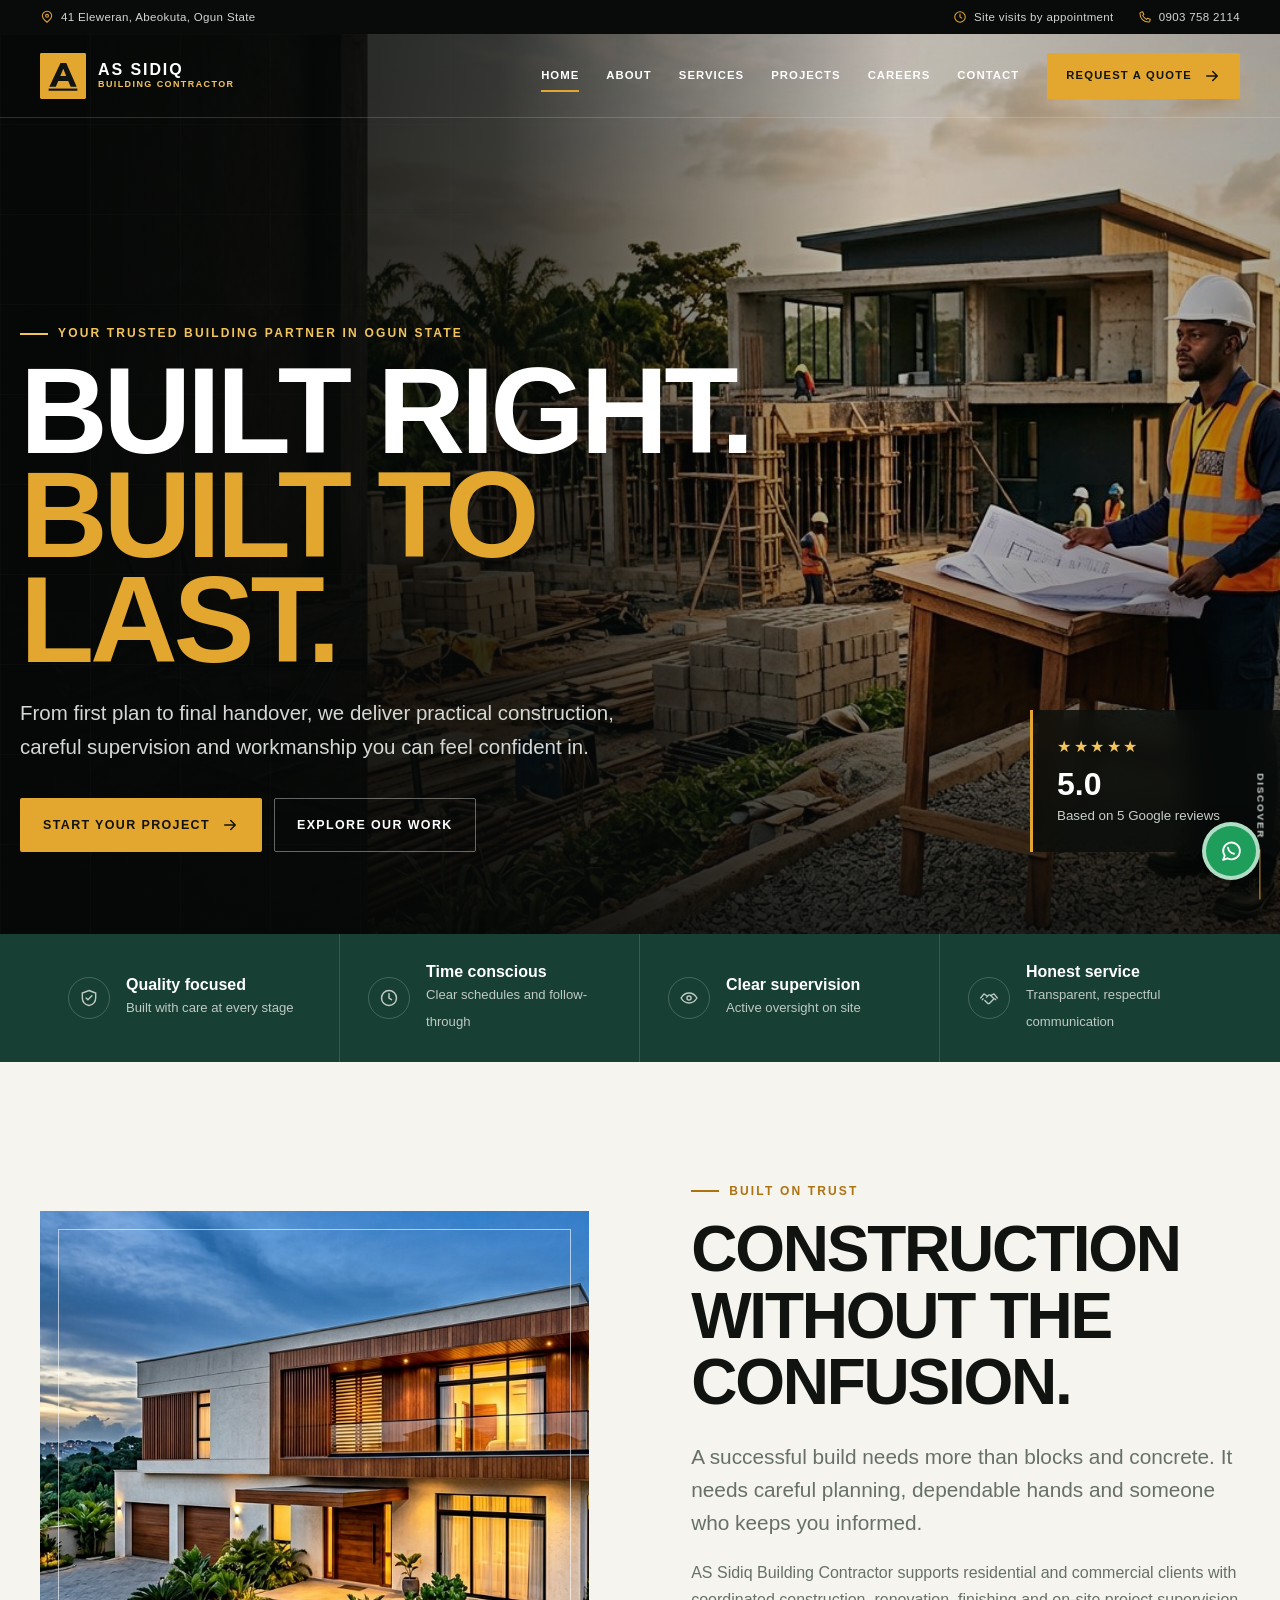
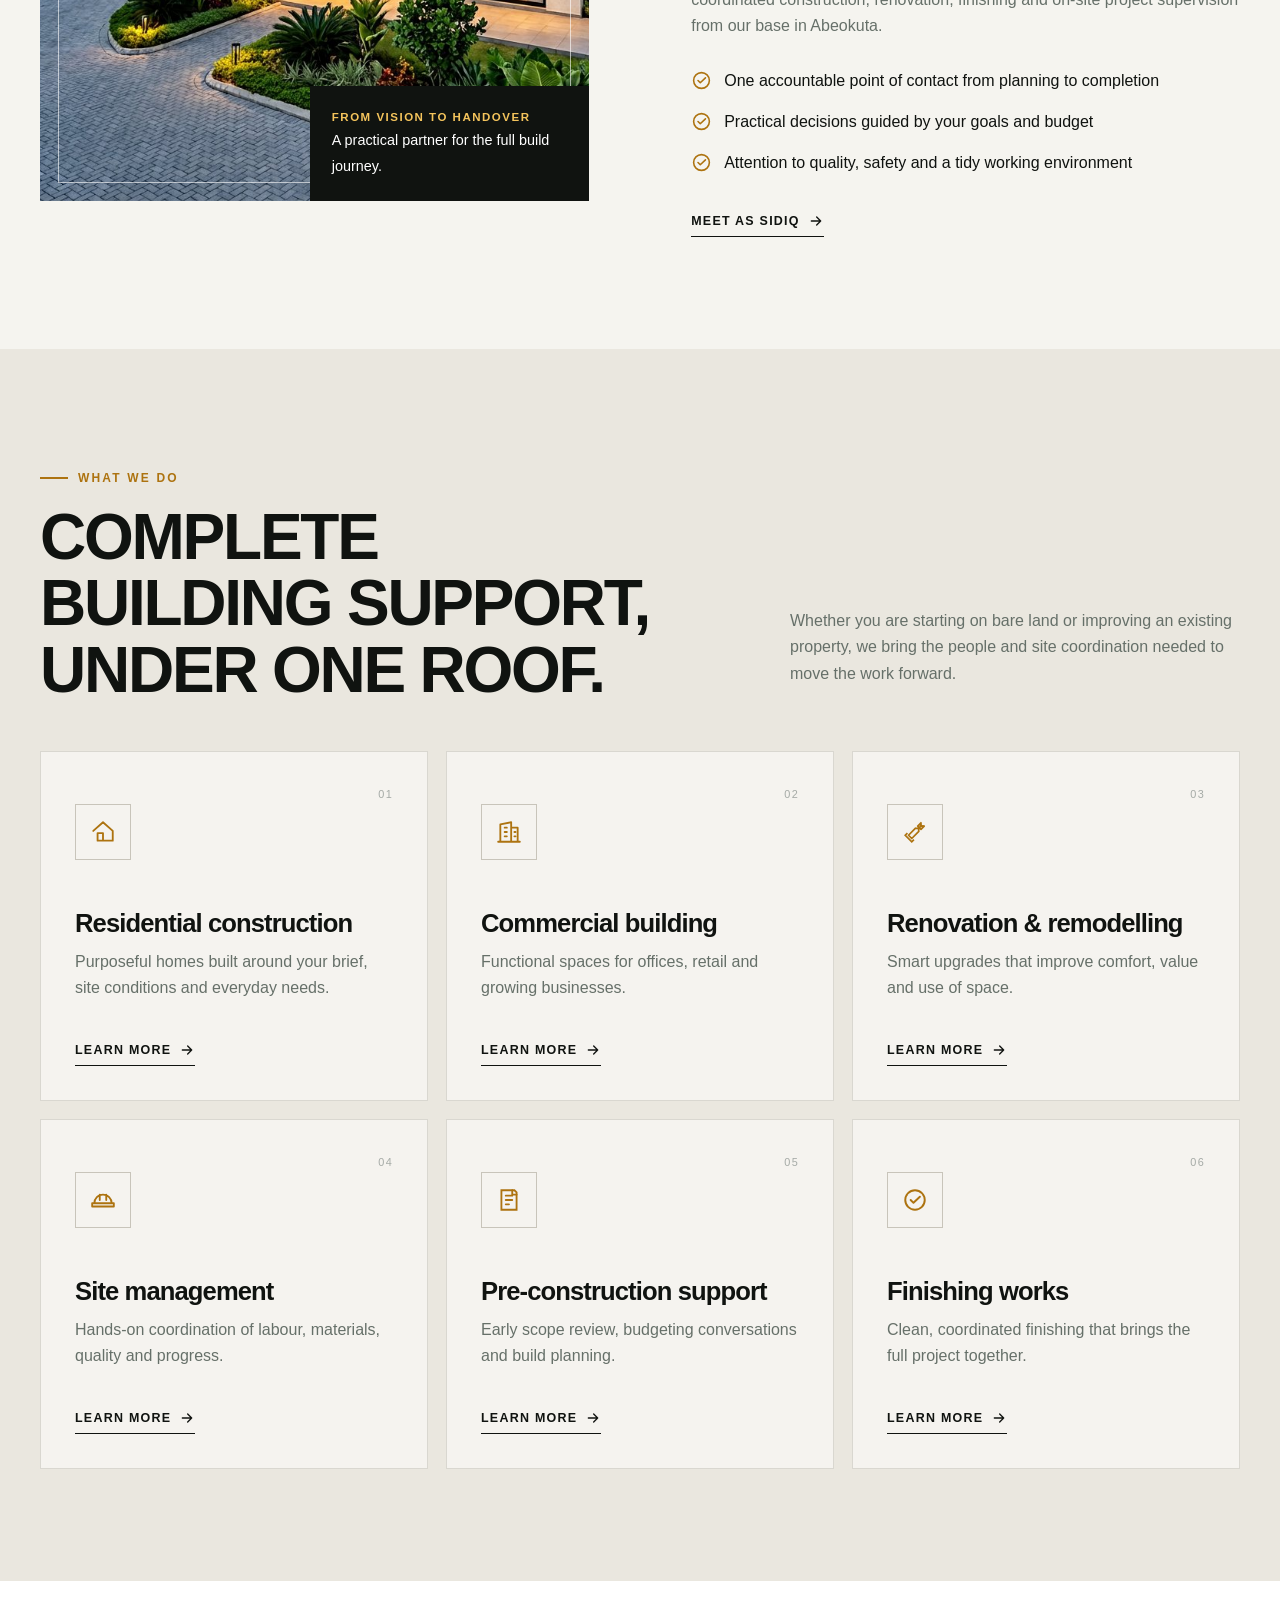
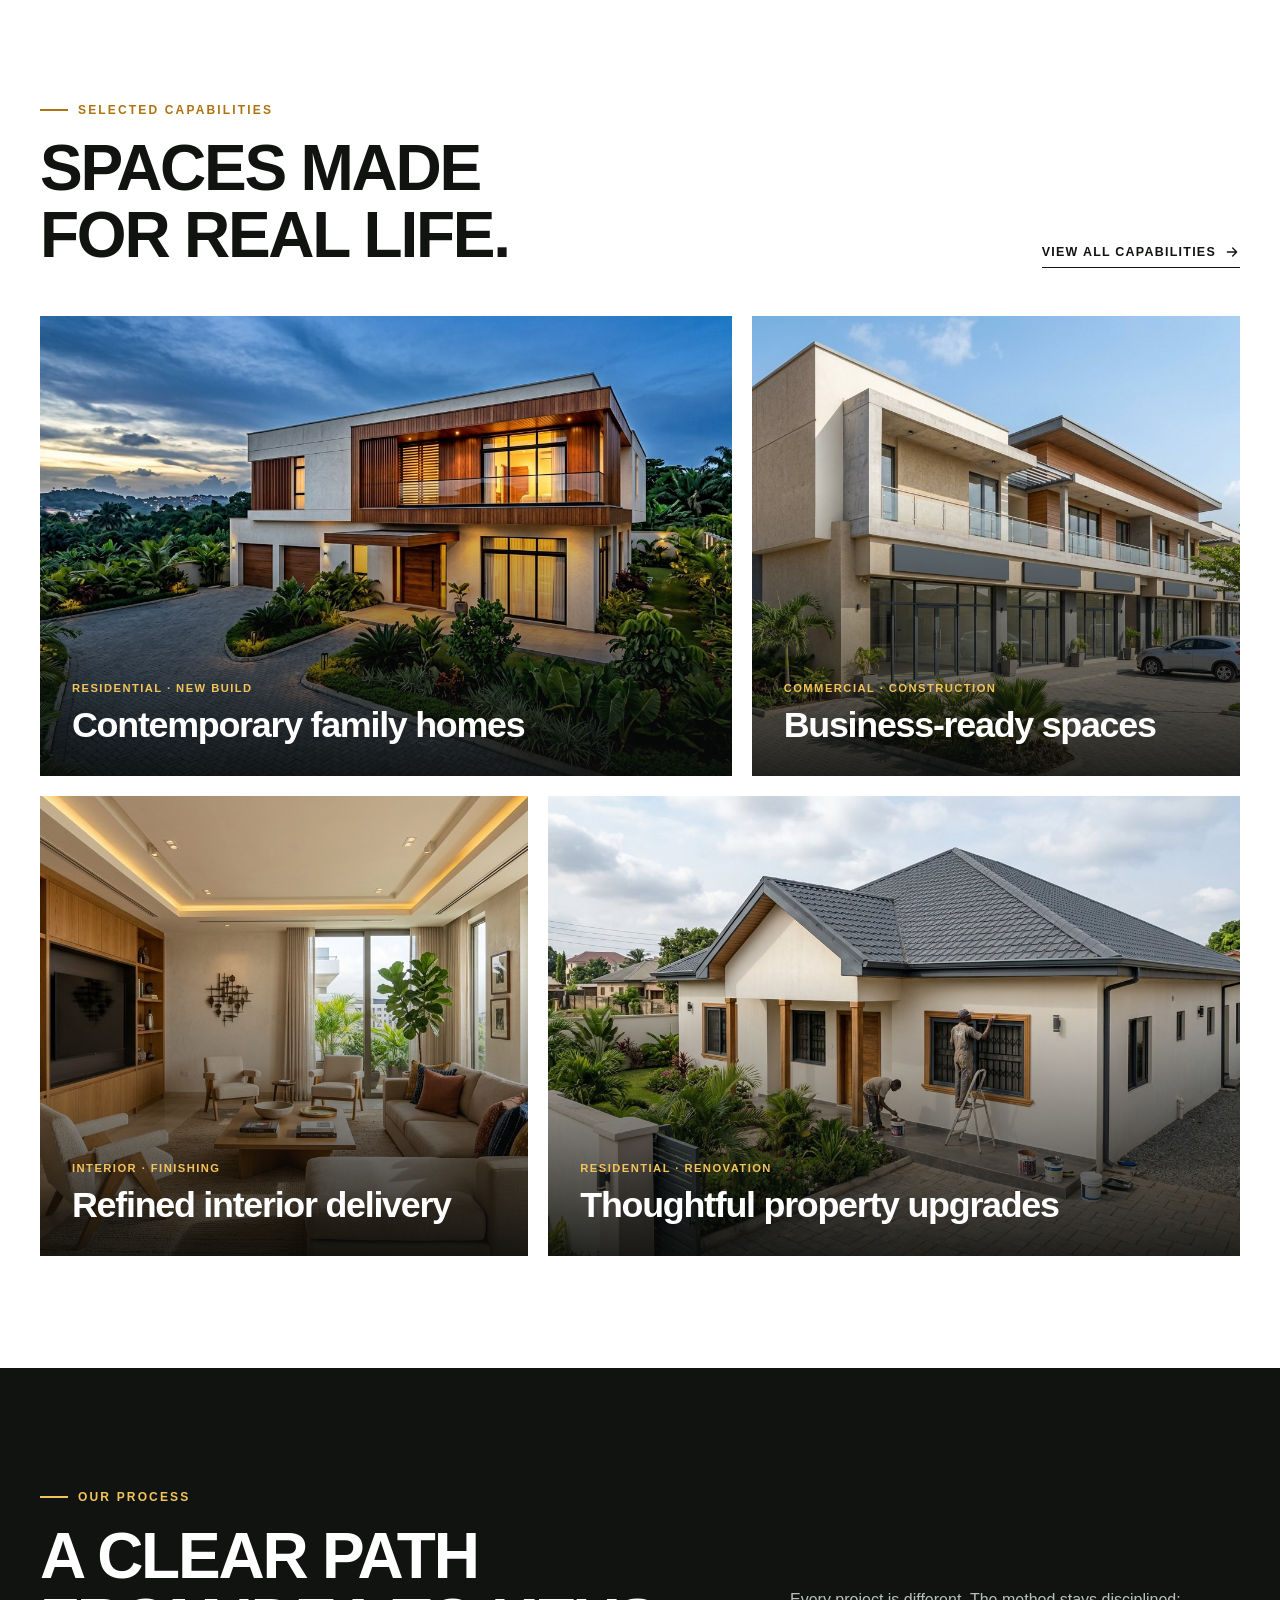
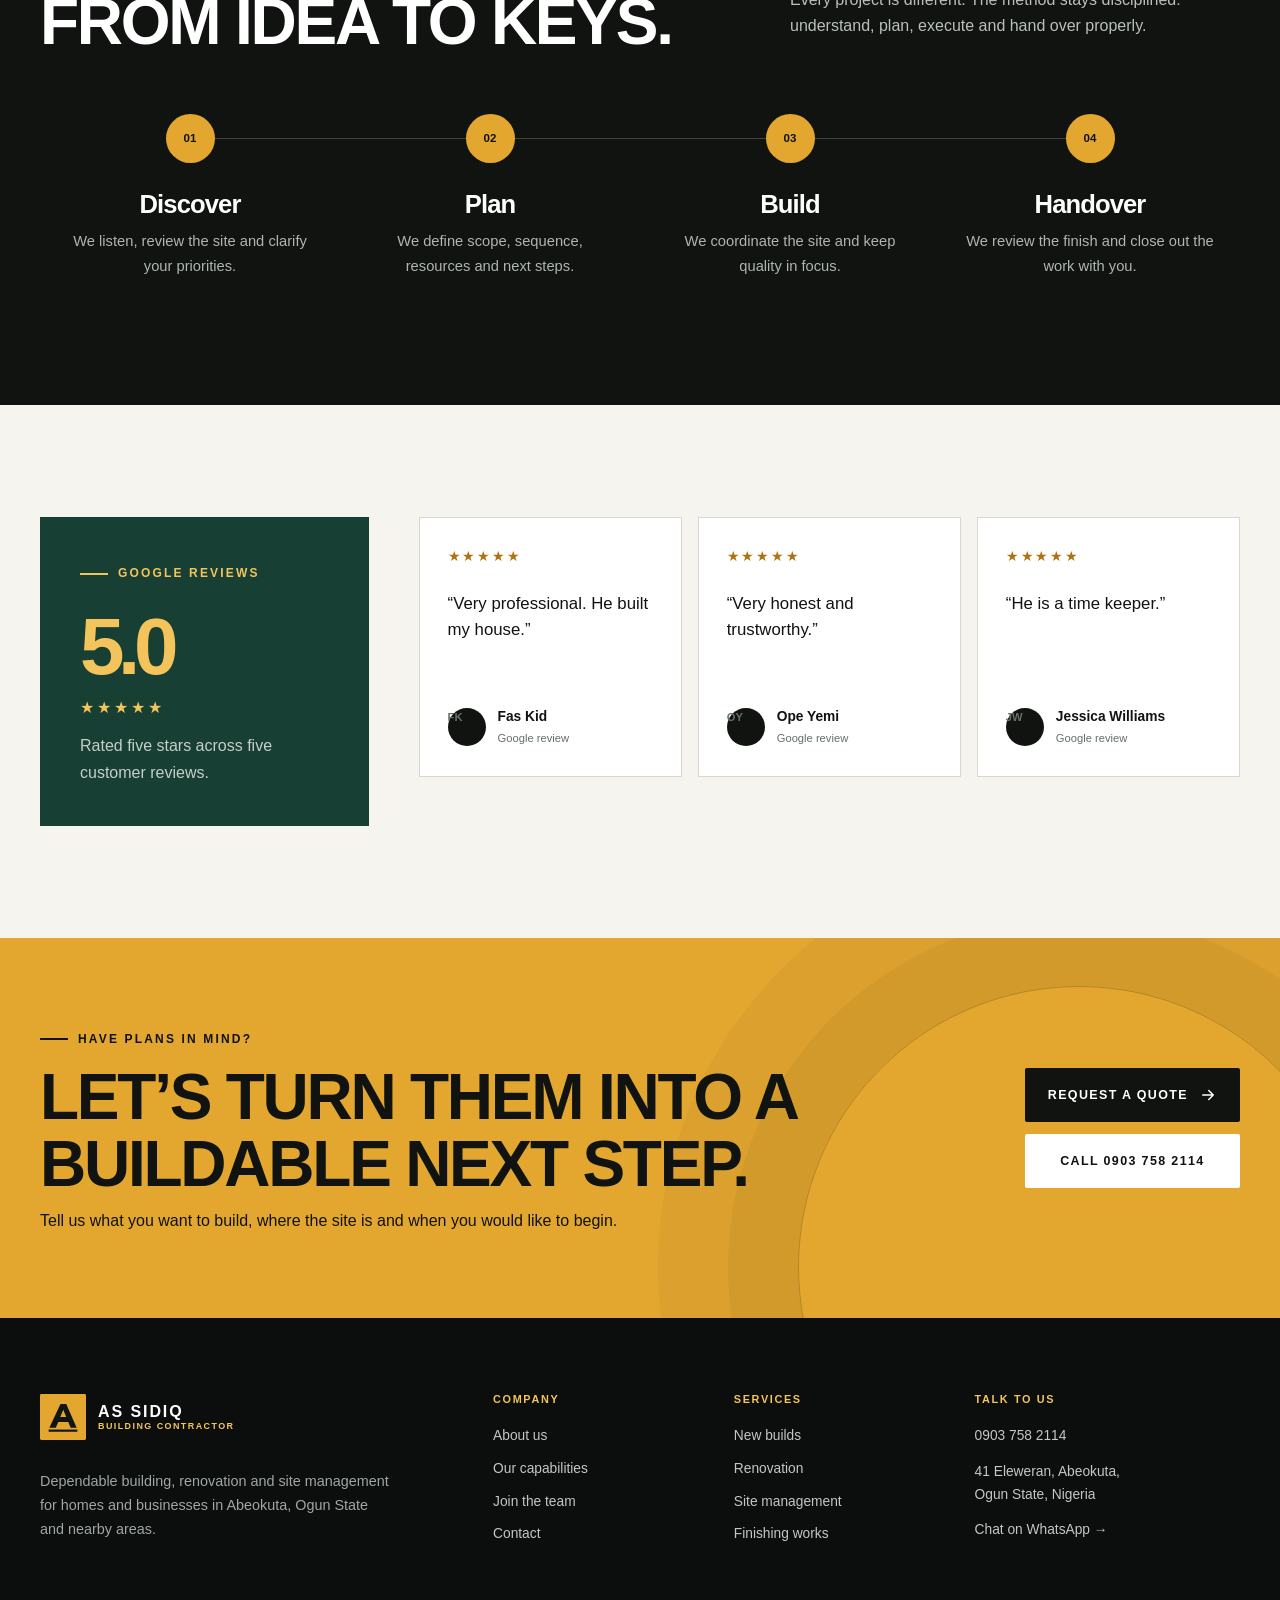
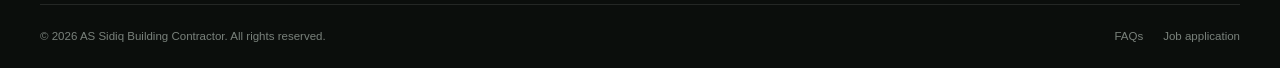
<file: index.html>
<!doctype html>
<html lang="en">
<head>
  <meta charset="utf-8">
  <meta name="viewport" content="width=device-width, initial-scale=1">
  <title>AS Sidiq Building Contractor | General Contractor in Abeokuta</title>
  <meta name="description" content="Dependable residential and commercial construction, renovation, finishing and site management in Abeokuta, Ogun State.">
  <meta name="theme-color" content="#101310">
  <link rel="canonical" href="https://contractorsidiq.netlify.app/">
  <link rel="icon" href="favicon.svg" type="image/svg+xml">
  <link rel="preload" href="assets/images/hero-construction.jpg" as="image">
  <link rel="stylesheet" href="assets/css/styles.css">
  <meta property="og:title" content="AS Sidiq Building Contractor | General Contractor in Abeokuta">
  <meta property="og:description" content="Dependable residential and commercial construction, renovation, finishing and site management in Abeokuta, Ogun State.">
  <meta property="og:type" content="website">
  <meta property="og:url" content="https://contractorsidiq.netlify.app/">
  <meta property="og:image" content="https://contractorsidiq.netlify.app/assets/images/hero-construction.jpg">
  <script type="application/ld+json">{
    "@context":"https://schema.org",
    "@type":"GeneralContractor",
    "name":"AS Sidiq Building Contractor",
    "url":"https://contractorsidiq.netlify.app/",
    "telephone":"+2349037582114",
    "image":"https://contractorsidiq.netlify.app/assets/images/hero-construction.jpg",
    "address":{"@type":"PostalAddress","streetAddress":"41, Eleweran","addressLocality":"Abeokuta","addressRegion":"Ogun State","addressCountry":"NG"},
    "areaServed":"Ogun State",
    "aggregateRating":{"@type":"AggregateRating","ratingValue":"5.0","reviewCount":"5"}
  }</script>
</head>
<body data-page="index.html">

<svg aria-hidden="true" width="0" height="0" style="position:absolute;overflow:hidden">
  <symbol id="i-arrow" viewBox="0 0 24 24"><path d="M5 12h14M13 6l6 6-6 6" fill="none" stroke="currentColor" stroke-width="2" stroke-linecap="round" stroke-linejoin="round"/></symbol>
  <symbol id="i-phone" viewBox="0 0 24 24"><path d="M5.1 3.7 8 3l2 4.8-2.1 1.4a15.8 15.8 0 0 0 6.9 6.9l1.4-2.1 4.8 2-.7 2.9a2.3 2.3 0 0 1-2.3 1.8C9.9 20.7 3.3 14.1 3.3 6a2.3 2.3 0 0 1 1.8-2.3Z" fill="none" stroke="currentColor" stroke-width="1.8" stroke-linecap="round" stroke-linejoin="round"/></symbol>
  <symbol id="i-pin" viewBox="0 0 24 24"><path d="M20 10c0 5-8 11-8 11S4 15 4 10a8 8 0 1 1 16 0Z" fill="none" stroke="currentColor" stroke-width="1.8"/><circle cx="12" cy="10" r="2.5" fill="none" stroke="currentColor" stroke-width="1.8"/></symbol>
  <symbol id="i-clock" viewBox="0 0 24 24"><circle cx="12" cy="12" r="9" fill="none" stroke="currentColor" stroke-width="1.8"/><path d="M12 7v5l3 2" fill="none" stroke="currentColor" stroke-width="1.8" stroke-linecap="round"/></symbol>
  <symbol id="i-chat" viewBox="0 0 24 24"><path d="M20 11.5a8 8 0 0 1-11.8 7L4 20l1.5-4A8 8 0 1 1 20 11.5Z" fill="none" stroke="currentColor" stroke-width="1.8" stroke-linejoin="round"/><path d="M8.6 8.3c.5 3 2.7 5.3 5.8 5.9" fill="none" stroke="currentColor" stroke-width="1.8" stroke-linecap="round"/></symbol>
  <symbol id="i-check" viewBox="0 0 24 24"><circle cx="12" cy="12" r="9" fill="none" stroke="currentColor" stroke-width="1.8"/><path d="m8 12 2.6 2.6L16.5 9" fill="none" stroke="currentColor" stroke-width="1.8" stroke-linecap="round" stroke-linejoin="round"/></symbol>
  <symbol id="i-home" viewBox="0 0 24 24"><path d="m3 11 9-8 9 8v9H7v-7h5v7" fill="none" stroke="currentColor" stroke-width="1.7" stroke-linecap="round" stroke-linejoin="round"/></symbol>
  <symbol id="i-building" viewBox="0 0 24 24"><path d="M4 21V5l10-2v18M14 8h6v13M8 8h2M8 12h2M8 16h2M17 12h1M17 16h1M2 21h20" fill="none" stroke="currentColor" stroke-width="1.7" stroke-linecap="round" stroke-linejoin="round"/></symbol>
  <symbol id="i-tools" viewBox="0 0 24 24"><path d="m14.5 6.5 3-3a4 4 0 0 1-5 5L6 15l3 3 6.5-6.5a4 4 0 0 1 5-5l-3 3-3-3Z" fill="none" stroke="currentColor" stroke-width="1.6" stroke-linecap="round" stroke-linejoin="round"/><path d="m5 13-2 2 6 6 2-2" fill="none" stroke="currentColor" stroke-width="1.6"/></symbol>
  <symbol id="i-plan" viewBox="0 0 24 24"><path d="M5 3h12l2 2v16H5V3Z" fill="none" stroke="currentColor" stroke-width="1.7"/><path d="M9 8h6M9 12h6M9 16h3M15 3v4h4" fill="none" stroke="currentColor" stroke-width="1.7" stroke-linecap="round"/></symbol>
  <symbol id="i-hardhat" viewBox="0 0 24 24"><path d="M4 15a8 8 0 0 1 16 0M2 15h20v3H2zM9 7v5M15 7v5" fill="none" stroke="currentColor" stroke-width="1.7" stroke-linecap="round" stroke-linejoin="round"/></symbol>
  <symbol id="i-shield" viewBox="0 0 24 24"><path d="M12 3 20 6v6c0 5-3.4 8-8 9-4.6-1-8-4-8-9V6l8-3Z" fill="none" stroke="currentColor" stroke-width="1.7"/><path d="m8.5 12 2.2 2.2 4.8-5" fill="none" stroke="currentColor" stroke-width="1.7" stroke-linecap="round"/></symbol>
  <symbol id="i-users" viewBox="0 0 24 24"><circle cx="9" cy="8" r="3" fill="none" stroke="currentColor" stroke-width="1.7"/><path d="M3 20v-2a6 6 0 0 1 12 0v2M16 5a3 3 0 0 1 0 6M17 14a5 5 0 0 1 4 5v1" fill="none" stroke="currentColor" stroke-width="1.7" stroke-linecap="round"/></symbol>
  <symbol id="i-mail" viewBox="0 0 24 24"><path d="M3 5h18v14H3z" fill="none" stroke="currentColor" stroke-width="1.7"/><path d="m4 6 8 7 8-7" fill="none" stroke="currentColor" stroke-width="1.7" stroke-linecap="round" stroke-linejoin="round"/></symbol>
  <symbol id="i-upload" viewBox="0 0 24 24"><path d="M12 16V4M7 9l5-5 5 5M4 15v5h16v-5" fill="none" stroke="currentColor" stroke-width="1.8" stroke-linecap="round" stroke-linejoin="round"/></symbol>
  <symbol id="i-eye" viewBox="0 0 24 24"><path d="M2.5 12s3.5-6 9.5-6 9.5 6 9.5 6-3.5 6-9.5 6-9.5-6-9.5-6Z" fill="none" stroke="currentColor" stroke-width="1.7"/><circle cx="12" cy="12" r="2.5" fill="none" stroke="currentColor" stroke-width="1.7"/></symbol>
  <symbol id="i-handshake" viewBox="0 0 24 24"><path d="m9 11 2-2c1-1 2-1 3 0l4 4M2 12l4-5 4 3M22 12l-4-5-4 2M7 15l3 3c1 1 2 1 3 0l5-5M5 13l-1 1M19 13l1 1" fill="none" stroke="currentColor" stroke-width="1.6" stroke-linecap="round" stroke-linejoin="round"/></symbol>
</svg>

<a class="skip-link" href="#main-content">Skip to content</a>
<div class="topbar">
  <div class="container topbar__inner">
    <div class="topbar__group">
      <span class="topbar__item"><svg><use href="#i-pin"/></svg>41 Eleweran, Abeokuta, Ogun State</span>
    </div>
    <div class="topbar__group">
      <span class="topbar__item topbar__item--location"><svg><use href="#i-clock"/></svg>Site visits by appointment</span>
      <a class="topbar__item" href="tel:+2349037582114"><svg><use href="#i-phone"/></svg>0903 758 2114</a>
    </div>
  </div>
</div>
<header class="site-header">
  <nav class="nav container" aria-label="Primary navigation">
    <a class="brand" href="index.html" aria-label="AS Sidiq Building Contractor home">
      <img class="brand__mark" src="assets/images/logo.svg" alt="" width="46" height="46">
      <span class="brand__text"><strong>AS SIDIQ</strong><small>BUILDING CONTRACTOR</small></span>
    </a>
    <button class="nav__toggle" type="button" aria-label="Open navigation" aria-expanded="false" aria-controls="nav-panel"><span class="nav__toggle-lines"></span></button>
    <div class="nav__panel" id="nav-panel">
      <div class="nav__links">
        <a class="nav__link" href="index.html">Home</a>
        <a class="nav__link" href="about.html">About</a>
        <a class="nav__link" href="services.html">Services</a>
        <a class="nav__link" href="projects.html">Projects</a>
        <a class="nav__link" href="careers.html">Careers</a>
        <a class="nav__link" href="contact.html">Contact</a>
      </div>
      <a class="btn btn--sm" href="contact.html#quote">Request a quote <svg><use href="#i-arrow"/></svg></a>
    </div>
  </nav>
</header>

<main id="main-content">
  <section class="hero" aria-labelledby="hero-title">
    <div class="hero__media"></div><div class="hero__veil"></div><div class="hero__grid"></div>
    <div class="container hero__inner">
      <div class="hero__content reveal is-visible">
        <span class="eyebrow">Your trusted building partner in Ogun State</span>
        <h1 id="hero-title">Built right.<br><span>Built to last.</span></h1>
        <p class="hero__copy">From first plan to final handover, we deliver practical construction, careful supervision and workmanship you can feel confident in.</p>
        <div class="actions"><a class="btn" href="contact.html#quote">Start your project <svg><use href="#i-arrow"/></svg></a><a class="btn btn--outline" href="projects.html">Explore our work</a></div>
      </div>
      <div class="hero__proof"><div class="hero__proof-stars">★★★★★</div><strong>5.0</strong><small>Based on 5 Google reviews</small></div>
    </div>
    <span class="scroll-cue">Discover</span>
  </section>

  <section class="trust-strip" aria-label="Reasons to work with us">
    <div class="container trust-strip__grid">
      <div class="trust-item"><span class="trust-item__icon"><svg><use href="#i-shield"/></svg></span><div><strong>Quality focused</strong><span>Built with care at every stage</span></div></div>
      <div class="trust-item"><span class="trust-item__icon"><svg><use href="#i-clock"/></svg></span><div><strong>Time conscious</strong><span>Clear schedules and follow-through</span></div></div>
      <div class="trust-item"><span class="trust-item__icon"><svg><use href="#i-eye"/></svg></span><div><strong>Clear supervision</strong><span>Active oversight on site</span></div></div>
      <div class="trust-item"><span class="trust-item__icon"><svg><use href="#i-handshake"/></svg></span><div><strong>Honest service</strong><span>Transparent, respectful communication</span></div></div>
    </div>
  </section>

  <section class="section">
    <div class="container split">
      <div class="image-frame reveal"><img src="assets/images/project-residential.jpg" alt="Contemporary two-storey residential building" loading="lazy"><div class="image-frame__tag"><strong>From vision to handover</strong><span>A practical partner for the full build journey.</span></div></div>
      <div class="reveal reveal-delay-1">
        <span class="eyebrow">Built on trust</span>
        <h2>Construction without the confusion.</h2>
        <p class="lede">A successful build needs more than blocks and concrete. It needs careful planning, dependable hands and someone who keeps you informed.</p>
        <p class="text-muted">AS Sidiq Building Contractor supports residential and commercial clients with coordinated construction, renovation, finishing and on-site project supervision from our base in Abeokuta.</p>
        <ul class="check-list"><li><svg><use href="#i-check"/></svg><span>One accountable point of contact from planning to completion</span></li><li><svg><use href="#i-check"/></svg><span>Practical decisions guided by your goals and budget</span></li><li><svg><use href="#i-check"/></svg><span>Attention to quality, safety and a tidy working environment</span></li></ul>
        <div class="actions"><a class="text-link" href="about.html">Meet AS Sidiq <svg><use href="#i-arrow"/></svg></a></div>
      </div>
    </div>
  </section>

  <section class="section section--paper2">
    <div class="container">
      <div class="section-head reveal"><div><span class="eyebrow">What we do</span><h2>Complete building support, under one roof.</h2></div><p class="section-head__copy">Whether you are starting on bare land or improving an existing property, we bring the people and site coordination needed to move the work forward.</p></div>
      <div class="card-grid">
        <article class="service-card reveal"><span class="service-card__number">01</span><span class="service-card__icon"><svg><use href="#i-home"/></svg></span><h3>Residential construction</h3><p>Purposeful homes built around your brief, site conditions and everyday needs.</p><a class="text-link" href="services.html#new-builds">Learn more <svg><use href="#i-arrow"/></svg></a></article>
        <article class="service-card reveal reveal-delay-1"><span class="service-card__number">02</span><span class="service-card__icon"><svg><use href="#i-building"/></svg></span><h3>Commercial building</h3><p>Functional spaces for offices, retail and growing businesses.</p><a class="text-link" href="services.html#commercial">Learn more <svg><use href="#i-arrow"/></svg></a></article>
        <article class="service-card reveal reveal-delay-2"><span class="service-card__number">03</span><span class="service-card__icon"><svg><use href="#i-tools"/></svg></span><h3>Renovation & remodelling</h3><p>Smart upgrades that improve comfort, value and use of space.</p><a class="text-link" href="services.html#renovation">Learn more <svg><use href="#i-arrow"/></svg></a></article>
        <article class="service-card reveal"><span class="service-card__number">04</span><span class="service-card__icon"><svg><use href="#i-hardhat"/></svg></span><h3>Site management</h3><p>Hands-on coordination of labour, materials, quality and progress.</p><a class="text-link" href="services.html#management">Learn more <svg><use href="#i-arrow"/></svg></a></article>
        <article class="service-card reveal reveal-delay-1"><span class="service-card__number">05</span><span class="service-card__icon"><svg><use href="#i-plan"/></svg></span><h3>Pre-construction support</h3><p>Early scope review, budgeting conversations and build planning.</p><a class="text-link" href="services.html#planning">Learn more <svg><use href="#i-arrow"/></svg></a></article>
        <article class="service-card reveal reveal-delay-2"><span class="service-card__number">06</span><span class="service-card__icon"><svg><use href="#i-check"/></svg></span><h3>Finishing works</h3><p>Clean, coordinated finishing that brings the full project together.</p><a class="text-link" href="services.html#finishing">Learn more <svg><use href="#i-arrow"/></svg></a></article>
      </div>
    </div>
  </section>

  <section class="section section--white">
    <div class="container">
      <div class="section-head reveal"><div><span class="eyebrow">Selected capabilities</span><h2>Spaces made for real life.</h2></div><a class="text-link" href="projects.html">View all capabilities <svg><use href="#i-arrow"/></svg></a></div>
      <div class="project-grid">
        <a class="project-card reveal" href="projects.html"><img src="assets/images/project-residential.jpg" alt="Modern residential building" loading="lazy"><span class="project-card__arrow"><svg><use href="#i-arrow"/></svg></span><div class="project-card__content"><span class="project-card__meta">Residential · New build</span><h3>Contemporary family homes</h3></div></a>
        <a class="project-card reveal reveal-delay-1" href="projects.html"><img src="assets/images/project-commercial.jpg" alt="Modern commercial plaza" loading="lazy"><span class="project-card__arrow"><svg><use href="#i-arrow"/></svg></span><div class="project-card__content"><span class="project-card__meta">Commercial · Construction</span><h3>Business-ready spaces</h3></div></a>
        <a class="project-card reveal" href="projects.html"><img src="assets/images/project-interior.jpg" alt="Finished contemporary living room" loading="lazy"><span class="project-card__arrow"><svg><use href="#i-arrow"/></svg></span><div class="project-card__content"><span class="project-card__meta">Interior · Finishing</span><h3>Refined interior delivery</h3></div></a>
        <a class="project-card reveal reveal-delay-1" href="projects.html"><img src="assets/images/project-renovation.jpg" alt="Renovated bungalow exterior" loading="lazy"><span class="project-card__arrow"><svg><use href="#i-arrow"/></svg></span><div class="project-card__content"><span class="project-card__meta">Residential · Renovation</span><h3>Thoughtful property upgrades</h3></div></a>
      </div>
    </div>
  </section>

  <section class="section section--dark">
    <div class="container">
      <div class="section-head reveal"><div><span class="eyebrow">Our process</span><h2>A clear path from idea to keys.</h2></div><p class="section-head__copy">Every project is different. The method stays disciplined: understand, plan, execute and hand over properly.</p></div>
      <div class="process-grid">
        <div class="process-step reveal"><span class="process-step__num">01</span><h3>Discover</h3><p>We listen, review the site and clarify your priorities.</p></div>
        <div class="process-step reveal reveal-delay-1"><span class="process-step__num">02</span><h3>Plan</h3><p>We define scope, sequence, resources and next steps.</p></div>
        <div class="process-step reveal reveal-delay-2"><span class="process-step__num">03</span><h3>Build</h3><p>We coordinate the site and keep quality in focus.</p></div>
        <div class="process-step reveal reveal-delay-3"><span class="process-step__num">04</span><h3>Handover</h3><p>We review the finish and close out the work with you.</p></div>
      </div>
    </div>
  </section>

  <section class="section">
    <div class="container review-layout">
      <div class="rating-card reveal"><span class="eyebrow">Google reviews</span><span class="rating-card__score">5.0</span><div class="rating-card__stars">★★★★★</div><p>Rated five stars across five customer reviews.</p></div>
      <div class="reviews">
        <article class="review-card reveal"><div class="review-card__stars">★★★★★</div><blockquote>“Very professional. He built my house.”</blockquote><footer><span class="avatar">FK</span><div><strong>Fas Kid</strong><span>Google review</span></div></footer></article>
        <article class="review-card reveal reveal-delay-1"><div class="review-card__stars">★★★★★</div><blockquote>“Very honest and trustworthy.”</blockquote><footer><span class="avatar">OY</span><div><strong>Ope Yemi</strong><span>Google review</span></div></footer></article>
        <article class="review-card reveal reveal-delay-2"><div class="review-card__stars">★★★★★</div><blockquote>“He is a time keeper.”</blockquote><footer><span class="avatar">JW</span><div><strong>Jessica Williams</strong><span>Google review</span></div></footer></article>
      </div>
    </div>
  </section>

  <section class="cta-block"><div class="container cta-block__inner"><div class="reveal"><span class="eyebrow">Have plans in mind?</span><h2>Let’s turn them into a buildable next step.</h2><p>Tell us what you want to build, where the site is and when you would like to begin.</p></div><div class="cta-block__actions reveal reveal-delay-1"><a class="btn btn--dark" href="contact.html#quote">Request a quote <svg><use href="#i-arrow"/></svg></a><a class="btn btn--light" href="tel:+2349037582114">Call 0903 758 2114</a></div></div></section>
</main>

<footer class="site-footer">
  <div class="container footer-main">
    <div class="footer-brand">
      <a class="brand" href="index.html"><img class="brand__mark" src="assets/images/logo.svg" alt="" width="46" height="46"><span class="brand__text"><strong>AS SIDIQ</strong><small>BUILDING CONTRACTOR</small></span></a>
      <p>Dependable building, renovation and site management for homes and businesses in Abeokuta, Ogun State and nearby areas.</p>
    </div>
    <div>
      <h2 class="footer-title">Company</h2>
      <div class="footer-links"><a href="about.html">About us</a><a href="projects.html">Our capabilities</a><a href="careers.html">Join the team</a><a href="contact.html">Contact</a></div>
    </div>
    <div>
      <h2 class="footer-title">Services</h2>
      <div class="footer-links"><a href="services.html#new-builds">New builds</a><a href="services.html#renovation">Renovation</a><a href="services.html#management">Site management</a><a href="services.html#finishing">Finishing works</a></div>
    </div>
    <div>
      <h2 class="footer-title">Talk to us</h2>
      <div class="footer-contact"><a href="tel:+2349037582114">0903 758 2114</a><span>41 Eleweran, Abeokuta,<br>Ogun State, Nigeria</span><a href="https://wa.me/2349037582114?text=Hello%20AS%20Sidiq%2C%20I%20would%20like%20to%20discuss%20a%20building%20project." target="_blank" rel="noopener">Chat on WhatsApp →</a></div>
    </div>
  </div>
  <div class="container footer-bottom"><span>© <span data-year></span> AS Sidiq Building Contractor. All rights reserved.</span><div class="footer-bottom__links"><a href="contact.html#faq">FAQs</a><a href="careers.html#apply">Job application</a></div></div>
</footer>
<a class="whatsapp-float" href="https://wa.me/2349037582114?text=Hello%20AS%20Sidiq%2C%20I%20would%20like%20to%20discuss%20a%20building%20project." target="_blank" rel="noopener" aria-label="Chat with AS Sidiq on WhatsApp"><svg><use href="#i-chat"/></svg></a>
<script src="assets/js/main.js" defer></script>
</body>
</html>
</file>
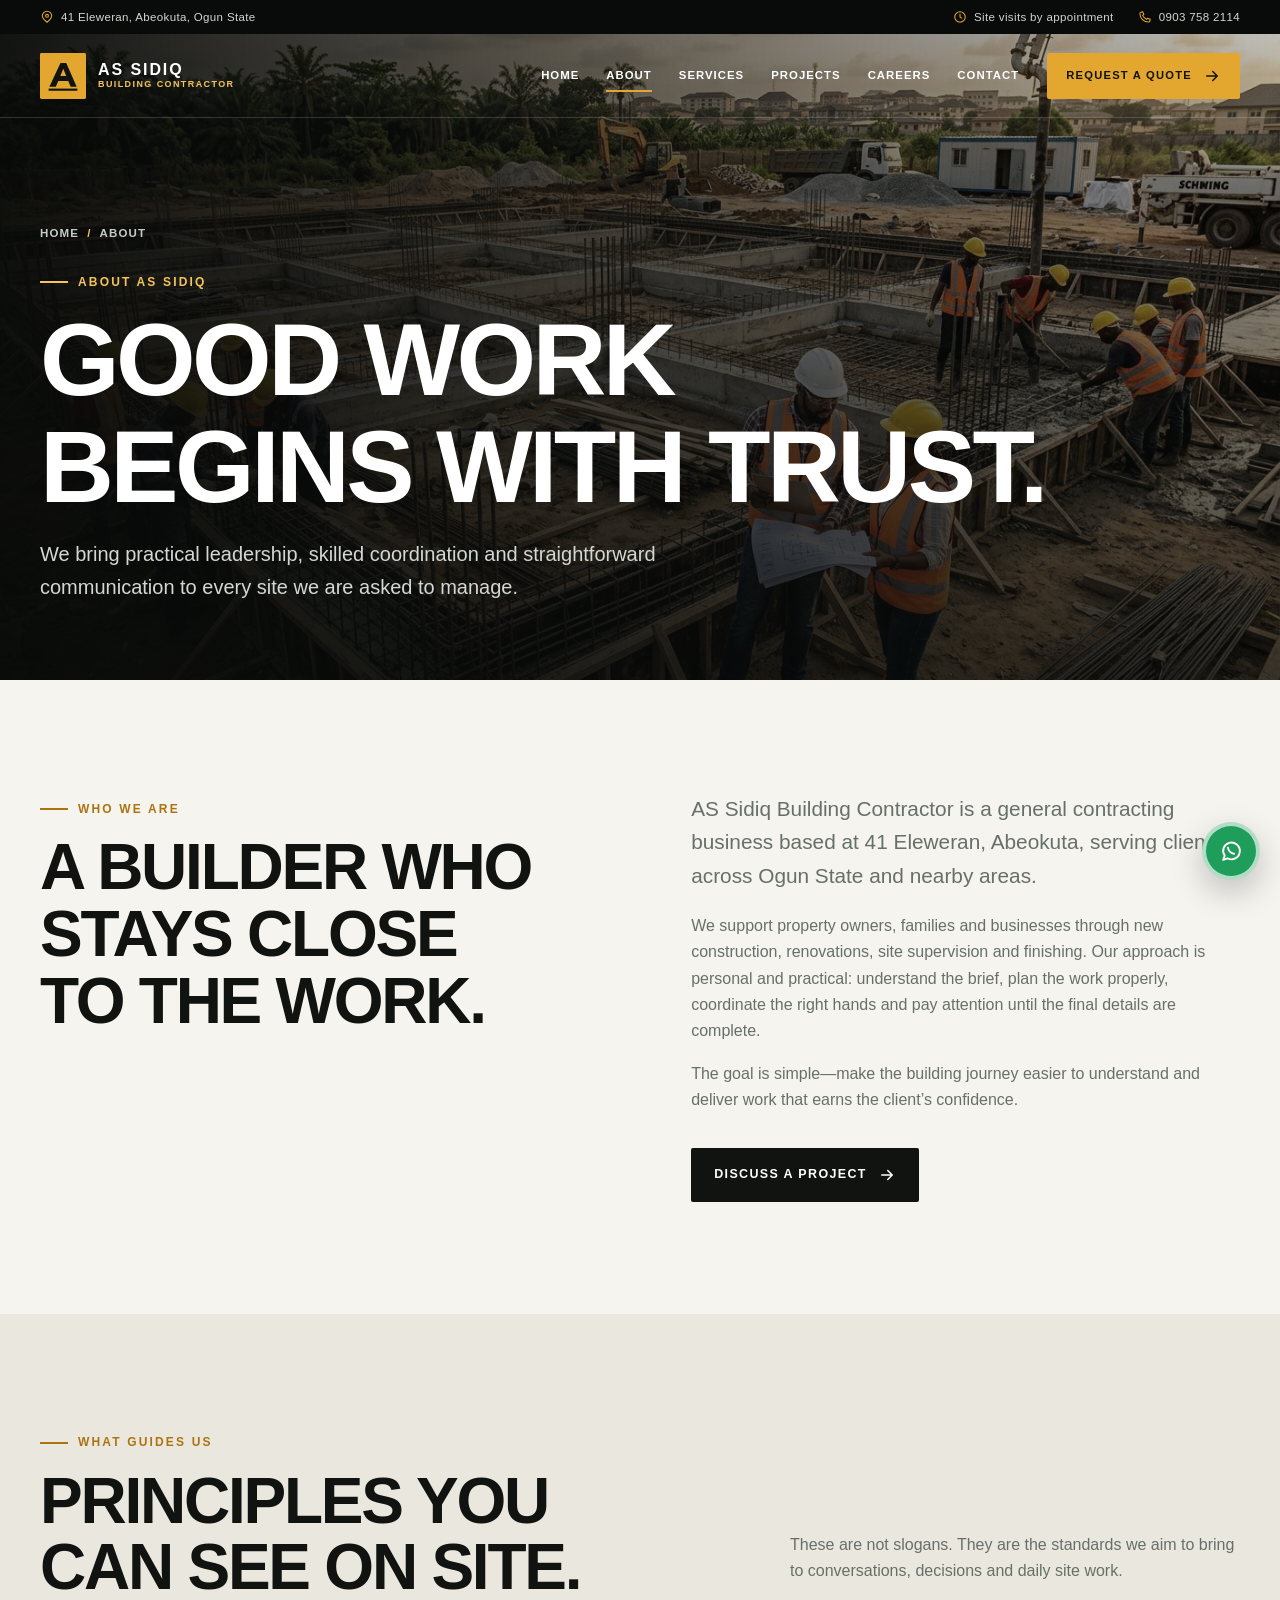
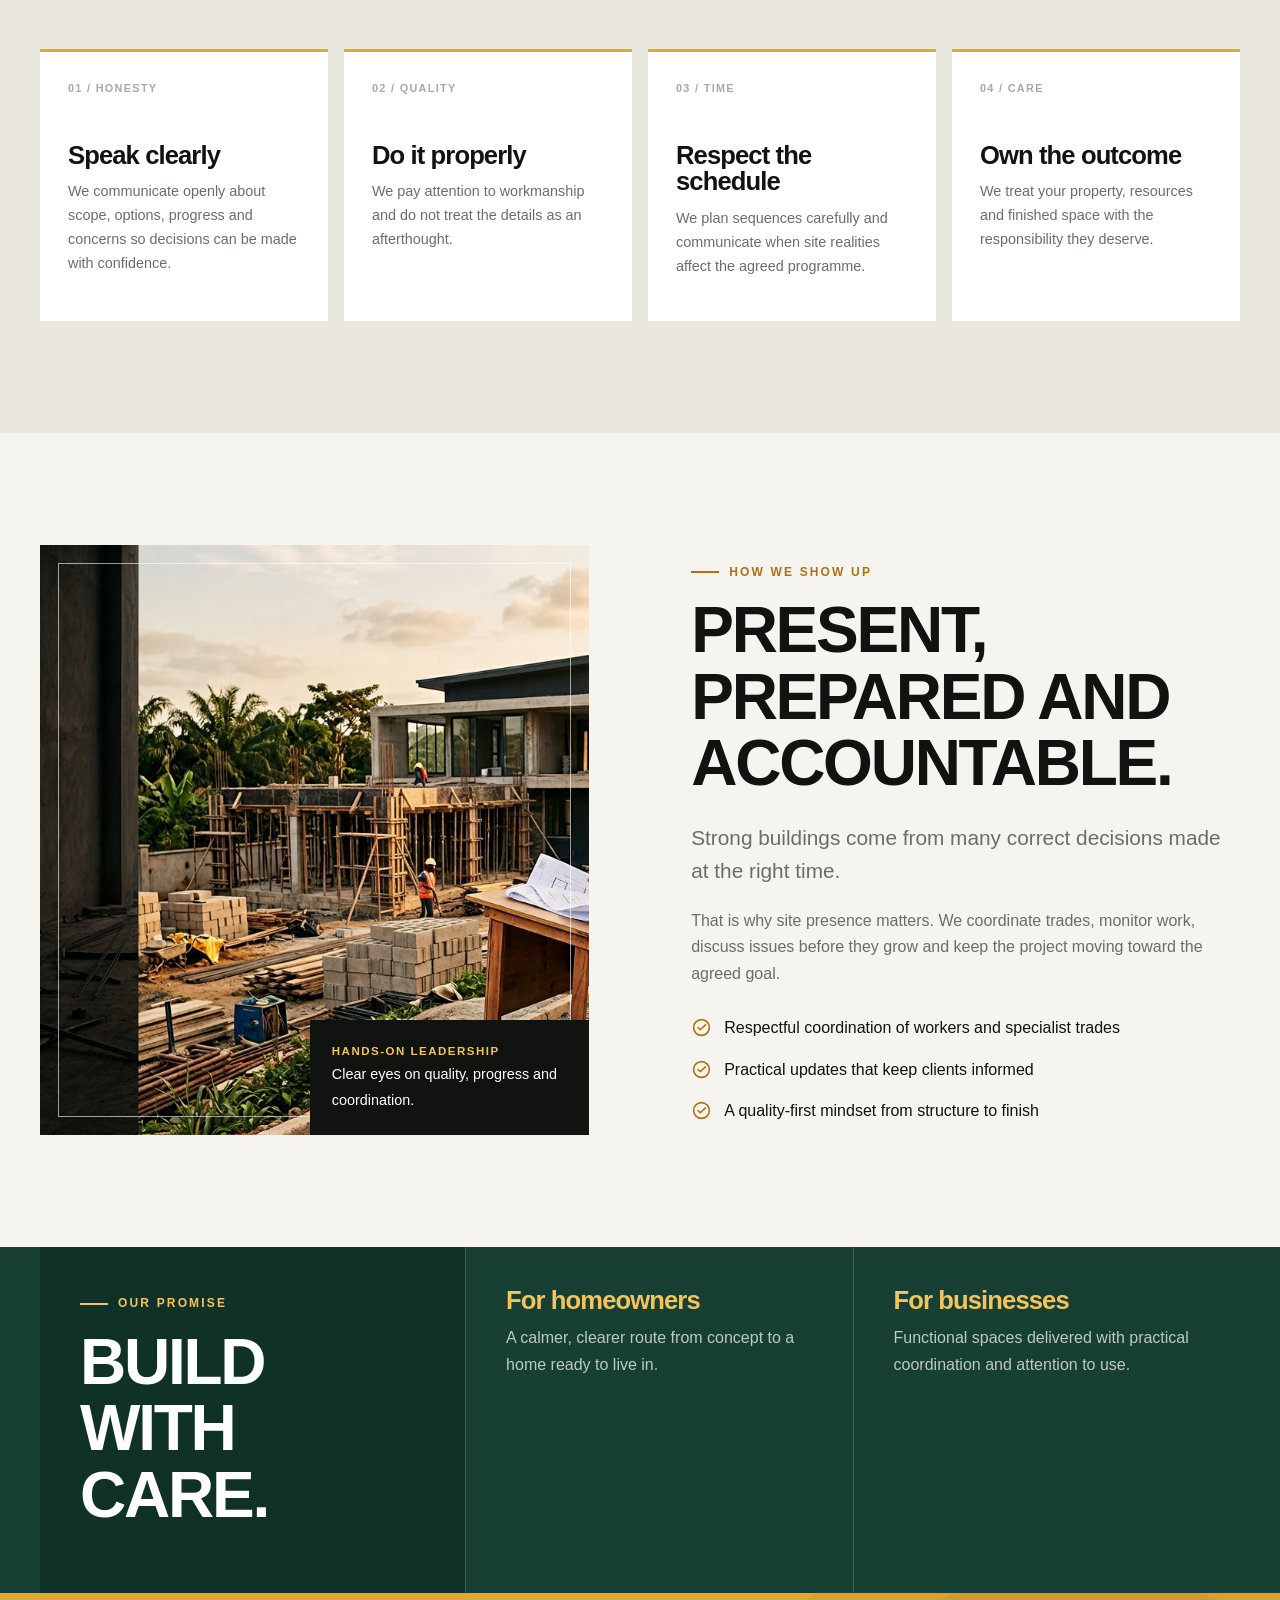
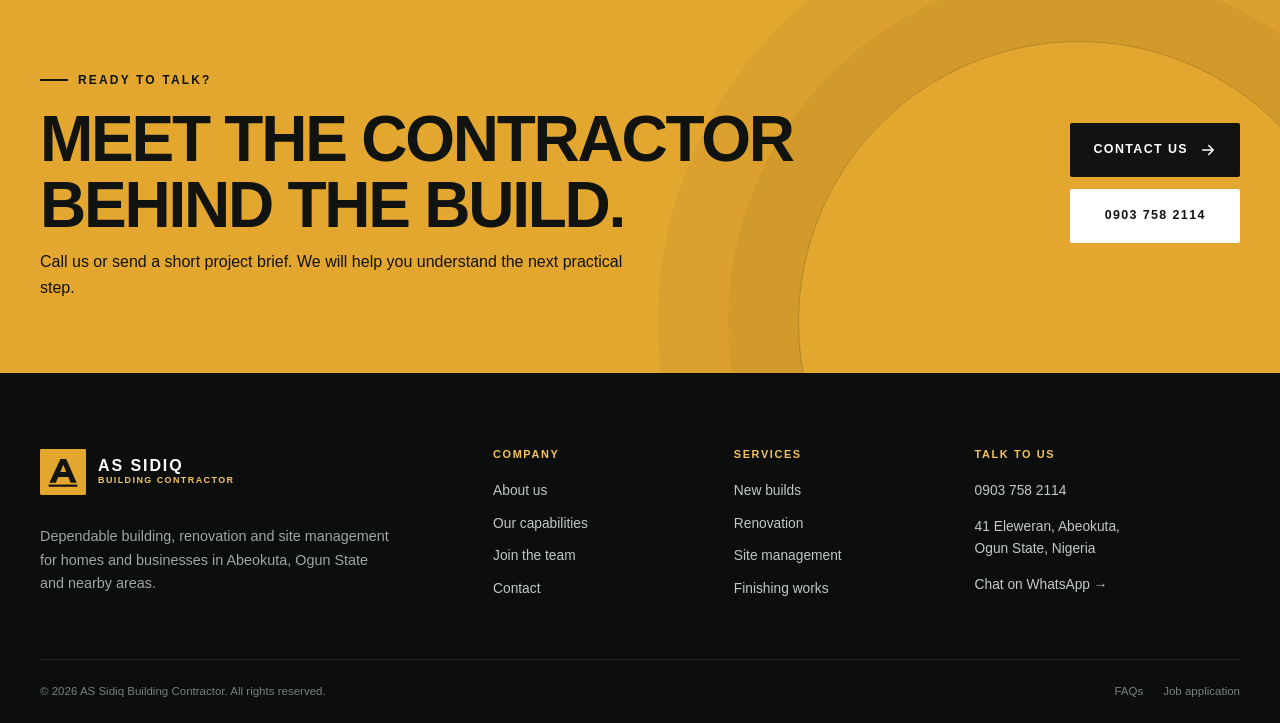
<file: about.html>
<!doctype html>
<html lang="en">
<head>
  <meta charset="utf-8">
  <meta name="viewport" content="width=device-width, initial-scale=1">
  <title>About AS Sidiq | Building Contractor in Abeokuta</title>
  <meta name="description" content="Meet AS Sidiq Building Contractor, a quality-focused general contractor serving Abeokuta, Ogun State and nearby areas.">
  <meta name="theme-color" content="#101310">
  <link rel="canonical" href="https://contractorsidiq.netlify.app/about.html">
  <link rel="icon" href="favicon.svg" type="image/svg+xml">
  <link rel="preload" href="assets/images/project-sitework.jpg" as="image">
  <link rel="stylesheet" href="assets/css/styles.css">
  <meta property="og:title" content="About AS Sidiq | Building Contractor in Abeokuta">
  <meta property="og:description" content="Meet AS Sidiq Building Contractor, a quality-focused general contractor serving Abeokuta, Ogun State and nearby areas.">
  <meta property="og:type" content="website">
  <meta property="og:url" content="https://contractorsidiq.netlify.app/about.html">
  <meta property="og:image" content="https://contractorsidiq.netlify.app/assets/images/project-sitework.jpg">
  <script type="application/ld+json">{
    "@context":"https://schema.org",
    "@type":"GeneralContractor",
    "name":"AS Sidiq Building Contractor",
    "url":"https://contractorsidiq.netlify.app/",
    "telephone":"+2349037582114",
    "image":"https://contractorsidiq.netlify.app/assets/images/hero-construction.jpg",
    "address":{"@type":"PostalAddress","streetAddress":"41, Eleweran","addressLocality":"Abeokuta","addressRegion":"Ogun State","addressCountry":"NG"},
    "areaServed":"Ogun State",
    "aggregateRating":{"@type":"AggregateRating","ratingValue":"5.0","reviewCount":"5"}
  }</script>
</head>
<body data-page="about.html">

<svg aria-hidden="true" width="0" height="0" style="position:absolute;overflow:hidden">
  <symbol id="i-arrow" viewBox="0 0 24 24"><path d="M5 12h14M13 6l6 6-6 6" fill="none" stroke="currentColor" stroke-width="2" stroke-linecap="round" stroke-linejoin="round"/></symbol>
  <symbol id="i-phone" viewBox="0 0 24 24"><path d="M5.1 3.7 8 3l2 4.8-2.1 1.4a15.8 15.8 0 0 0 6.9 6.9l1.4-2.1 4.8 2-.7 2.9a2.3 2.3 0 0 1-2.3 1.8C9.9 20.7 3.3 14.1 3.3 6a2.3 2.3 0 0 1 1.8-2.3Z" fill="none" stroke="currentColor" stroke-width="1.8" stroke-linecap="round" stroke-linejoin="round"/></symbol>
  <symbol id="i-pin" viewBox="0 0 24 24"><path d="M20 10c0 5-8 11-8 11S4 15 4 10a8 8 0 1 1 16 0Z" fill="none" stroke="currentColor" stroke-width="1.8"/><circle cx="12" cy="10" r="2.5" fill="none" stroke="currentColor" stroke-width="1.8"/></symbol>
  <symbol id="i-clock" viewBox="0 0 24 24"><circle cx="12" cy="12" r="9" fill="none" stroke="currentColor" stroke-width="1.8"/><path d="M12 7v5l3 2" fill="none" stroke="currentColor" stroke-width="1.8" stroke-linecap="round"/></symbol>
  <symbol id="i-chat" viewBox="0 0 24 24"><path d="M20 11.5a8 8 0 0 1-11.8 7L4 20l1.5-4A8 8 0 1 1 20 11.5Z" fill="none" stroke="currentColor" stroke-width="1.8" stroke-linejoin="round"/><path d="M8.6 8.3c.5 3 2.7 5.3 5.8 5.9" fill="none" stroke="currentColor" stroke-width="1.8" stroke-linecap="round"/></symbol>
  <symbol id="i-check" viewBox="0 0 24 24"><circle cx="12" cy="12" r="9" fill="none" stroke="currentColor" stroke-width="1.8"/><path d="m8 12 2.6 2.6L16.5 9" fill="none" stroke="currentColor" stroke-width="1.8" stroke-linecap="round" stroke-linejoin="round"/></symbol>
  <symbol id="i-home" viewBox="0 0 24 24"><path d="m3 11 9-8 9 8v9H7v-7h5v7" fill="none" stroke="currentColor" stroke-width="1.7" stroke-linecap="round" stroke-linejoin="round"/></symbol>
  <symbol id="i-building" viewBox="0 0 24 24"><path d="M4 21V5l10-2v18M14 8h6v13M8 8h2M8 12h2M8 16h2M17 12h1M17 16h1M2 21h20" fill="none" stroke="currentColor" stroke-width="1.7" stroke-linecap="round" stroke-linejoin="round"/></symbol>
  <symbol id="i-tools" viewBox="0 0 24 24"><path d="m14.5 6.5 3-3a4 4 0 0 1-5 5L6 15l3 3 6.5-6.5a4 4 0 0 1 5-5l-3 3-3-3Z" fill="none" stroke="currentColor" stroke-width="1.6" stroke-linecap="round" stroke-linejoin="round"/><path d="m5 13-2 2 6 6 2-2" fill="none" stroke="currentColor" stroke-width="1.6"/></symbol>
  <symbol id="i-plan" viewBox="0 0 24 24"><path d="M5 3h12l2 2v16H5V3Z" fill="none" stroke="currentColor" stroke-width="1.7"/><path d="M9 8h6M9 12h6M9 16h3M15 3v4h4" fill="none" stroke="currentColor" stroke-width="1.7" stroke-linecap="round"/></symbol>
  <symbol id="i-hardhat" viewBox="0 0 24 24"><path d="M4 15a8 8 0 0 1 16 0M2 15h20v3H2zM9 7v5M15 7v5" fill="none" stroke="currentColor" stroke-width="1.7" stroke-linecap="round" stroke-linejoin="round"/></symbol>
  <symbol id="i-shield" viewBox="0 0 24 24"><path d="M12 3 20 6v6c0 5-3.4 8-8 9-4.6-1-8-4-8-9V6l8-3Z" fill="none" stroke="currentColor" stroke-width="1.7"/><path d="m8.5 12 2.2 2.2 4.8-5" fill="none" stroke="currentColor" stroke-width="1.7" stroke-linecap="round"/></symbol>
  <symbol id="i-users" viewBox="0 0 24 24"><circle cx="9" cy="8" r="3" fill="none" stroke="currentColor" stroke-width="1.7"/><path d="M3 20v-2a6 6 0 0 1 12 0v2M16 5a3 3 0 0 1 0 6M17 14a5 5 0 0 1 4 5v1" fill="none" stroke="currentColor" stroke-width="1.7" stroke-linecap="round"/></symbol>
  <symbol id="i-mail" viewBox="0 0 24 24"><path d="M3 5h18v14H3z" fill="none" stroke="currentColor" stroke-width="1.7"/><path d="m4 6 8 7 8-7" fill="none" stroke="currentColor" stroke-width="1.7" stroke-linecap="round" stroke-linejoin="round"/></symbol>
  <symbol id="i-upload" viewBox="0 0 24 24"><path d="M12 16V4M7 9l5-5 5 5M4 15v5h16v-5" fill="none" stroke="currentColor" stroke-width="1.8" stroke-linecap="round" stroke-linejoin="round"/></symbol>
  <symbol id="i-eye" viewBox="0 0 24 24"><path d="M2.5 12s3.5-6 9.5-6 9.5 6 9.5 6-3.5 6-9.5 6-9.5-6-9.5-6Z" fill="none" stroke="currentColor" stroke-width="1.7"/><circle cx="12" cy="12" r="2.5" fill="none" stroke="currentColor" stroke-width="1.7"/></symbol>
  <symbol id="i-handshake" viewBox="0 0 24 24"><path d="m9 11 2-2c1-1 2-1 3 0l4 4M2 12l4-5 4 3M22 12l-4-5-4 2M7 15l3 3c1 1 2 1 3 0l5-5M5 13l-1 1M19 13l1 1" fill="none" stroke="currentColor" stroke-width="1.6" stroke-linecap="round" stroke-linejoin="round"/></symbol>
</svg>

<a class="skip-link" href="#main-content">Skip to content</a>
<div class="topbar">
  <div class="container topbar__inner">
    <div class="topbar__group">
      <span class="topbar__item"><svg><use href="#i-pin"/></svg>41 Eleweran, Abeokuta, Ogun State</span>
    </div>
    <div class="topbar__group">
      <span class="topbar__item topbar__item--location"><svg><use href="#i-clock"/></svg>Site visits by appointment</span>
      <a class="topbar__item" href="tel:+2349037582114"><svg><use href="#i-phone"/></svg>0903 758 2114</a>
    </div>
  </div>
</div>
<header class="site-header">
  <nav class="nav container" aria-label="Primary navigation">
    <a class="brand" href="index.html" aria-label="AS Sidiq Building Contractor home">
      <img class="brand__mark" src="assets/images/logo.svg" alt="" width="46" height="46">
      <span class="brand__text"><strong>AS SIDIQ</strong><small>BUILDING CONTRACTOR</small></span>
    </a>
    <button class="nav__toggle" type="button" aria-label="Open navigation" aria-expanded="false" aria-controls="nav-panel"><span class="nav__toggle-lines"></span></button>
    <div class="nav__panel" id="nav-panel">
      <div class="nav__links">
        <a class="nav__link" href="index.html">Home</a>
        <a class="nav__link" href="about.html">About</a>
        <a class="nav__link" href="services.html">Services</a>
        <a class="nav__link" href="projects.html">Projects</a>
        <a class="nav__link" href="careers.html">Careers</a>
        <a class="nav__link" href="contact.html">Contact</a>
      </div>
      <a class="btn btn--sm" href="contact.html#quote">Request a quote <svg><use href="#i-arrow"/></svg></a>
    </div>
  </nav>
</header>

<main id="main-content">
  <section class="page-hero"><div class="page-hero__media" style="background-image:url('assets/images/project-sitework.jpg')"></div><div class="container page-hero__inner"><nav class="breadcrumbs" aria-label="Breadcrumb"><a href="index.html">Home</a><span>/</span>About</nav><span class="eyebrow">About AS Sidiq</span><h1>Good work begins with trust.</h1><p>We bring practical leadership, skilled coordination and straightforward communication to every site we are asked to manage.</p></div></section>
  <section class="section"><div class="container split split--top"><div class="reveal"><span class="eyebrow">Who we are</span><h2>A builder who stays close to the work.</h2></div><div class="reveal reveal-delay-1"><p class="lede">AS Sidiq Building Contractor is a general contracting business based at 41 Eleweran, Abeokuta, serving clients across Ogun State and nearby areas.</p><p class="text-muted">We support property owners, families and businesses through new construction, renovations, site supervision and finishing. Our approach is personal and practical: understand the brief, plan the work properly, coordinate the right hands and pay attention until the final details are complete.</p><p class="text-muted">The goal is simple—make the building journey easier to understand and deliver work that earns the client’s confidence.</p><div class="actions"><a class="btn btn--dark" href="contact.html#quote">Discuss a project <svg><use href="#i-arrow"/></svg></a></div></div></div></section>
  <section class="section section--paper2"><div class="container"><div class="section-head reveal"><div><span class="eyebrow">What guides us</span><h2>Principles you can see on site.</h2></div><p class="section-head__copy">These are not slogans. They are the standards we aim to bring to conversations, decisions and daily site work.</p></div><div class="value-grid">
    <article class="value-card reveal"><span class="value-card__num">01 / HONESTY</span><h3>Speak clearly</h3><p>We communicate openly about scope, options, progress and concerns so decisions can be made with confidence.</p></article>
    <article class="value-card reveal reveal-delay-1"><span class="value-card__num">02 / QUALITY</span><h3>Do it properly</h3><p>We pay attention to workmanship and do not treat the details as an afterthought.</p></article>
    <article class="value-card reveal reveal-delay-2"><span class="value-card__num">03 / TIME</span><h3>Respect the schedule</h3><p>We plan sequences carefully and communicate when site realities affect the agreed programme.</p></article>
    <article class="value-card reveal reveal-delay-3"><span class="value-card__num">04 / CARE</span><h3>Own the outcome</h3><p>We treat your property, resources and finished space with the responsibility they deserve.</p></article>
  </div></div></section>
  <section class="section"><div class="container split"><div class="image-frame reveal"><img src="assets/images/hero-construction.jpg" alt="Site engineer reviewing construction drawings" loading="lazy"><div class="image-frame__tag"><strong>Hands-on leadership</strong><span>Clear eyes on quality, progress and coordination.</span></div></div><div class="reveal reveal-delay-1"><span class="eyebrow">How we show up</span><h2>Present, prepared and accountable.</h2><p class="lede">Strong buildings come from many correct decisions made at the right time.</p><p class="text-muted">That is why site presence matters. We coordinate trades, monitor work, discuss issues before they grow and keep the project moving toward the agreed goal.</p><ul class="check-list"><li><svg><use href="#i-check"/></svg><span>Respectful coordination of workers and specialist trades</span></li><li><svg><use href="#i-check"/></svg><span>Practical updates that keep clients informed</span></li><li><svg><use href="#i-check"/></svg><span>A quality-first mindset from structure to finish</span></li></ul></div></div></section>
  <section class="promise-band"><div class="container promise-band__grid"><div class="promise-band__item reveal"><span class="eyebrow">Our promise</span><h2>Build with care.</h2></div><div class="promise-band__item reveal reveal-delay-1"><h3>For homeowners</h3><p>A calmer, clearer route from concept to a home ready to live in.</p></div><div class="promise-band__item reveal reveal-delay-2"><h3>For businesses</h3><p>Functional spaces delivered with practical coordination and attention to use.</p></div></div></section>
  <section class="cta-block"><div class="container cta-block__inner"><div><span class="eyebrow">Ready to talk?</span><h2>Meet the contractor behind the build.</h2><p>Call us or send a short project brief. We will help you understand the next practical step.</p></div><div class="cta-block__actions"><a class="btn btn--dark" href="contact.html">Contact us <svg><use href="#i-arrow"/></svg></a><a class="btn btn--light" href="tel:+2349037582114">0903 758 2114</a></div></div></section>
</main>

<footer class="site-footer">
  <div class="container footer-main">
    <div class="footer-brand">
      <a class="brand" href="index.html"><img class="brand__mark" src="assets/images/logo.svg" alt="" width="46" height="46"><span class="brand__text"><strong>AS SIDIQ</strong><small>BUILDING CONTRACTOR</small></span></a>
      <p>Dependable building, renovation and site management for homes and businesses in Abeokuta, Ogun State and nearby areas.</p>
    </div>
    <div>
      <h2 class="footer-title">Company</h2>
      <div class="footer-links"><a href="about.html">About us</a><a href="projects.html">Our capabilities</a><a href="careers.html">Join the team</a><a href="contact.html">Contact</a></div>
    </div>
    <div>
      <h2 class="footer-title">Services</h2>
      <div class="footer-links"><a href="services.html#new-builds">New builds</a><a href="services.html#renovation">Renovation</a><a href="services.html#management">Site management</a><a href="services.html#finishing">Finishing works</a></div>
    </div>
    <div>
      <h2 class="footer-title">Talk to us</h2>
      <div class="footer-contact"><a href="tel:+2349037582114">0903 758 2114</a><span>41 Eleweran, Abeokuta,<br>Ogun State, Nigeria</span><a href="https://wa.me/2349037582114?text=Hello%20AS%20Sidiq%2C%20I%20would%20like%20to%20discuss%20a%20building%20project." target="_blank" rel="noopener">Chat on WhatsApp →</a></div>
    </div>
  </div>
  <div class="container footer-bottom"><span>© <span data-year></span> AS Sidiq Building Contractor. All rights reserved.</span><div class="footer-bottom__links"><a href="contact.html#faq">FAQs</a><a href="careers.html#apply">Job application</a></div></div>
</footer>
<a class="whatsapp-float" href="https://wa.me/2349037582114?text=Hello%20AS%20Sidiq%2C%20I%20would%20like%20to%20discuss%20a%20building%20project." target="_blank" rel="noopener" aria-label="Chat with AS Sidiq on WhatsApp"><svg><use href="#i-chat"/></svg></a>
<script src="assets/js/main.js" defer></script>
</body>
</html>
</file>
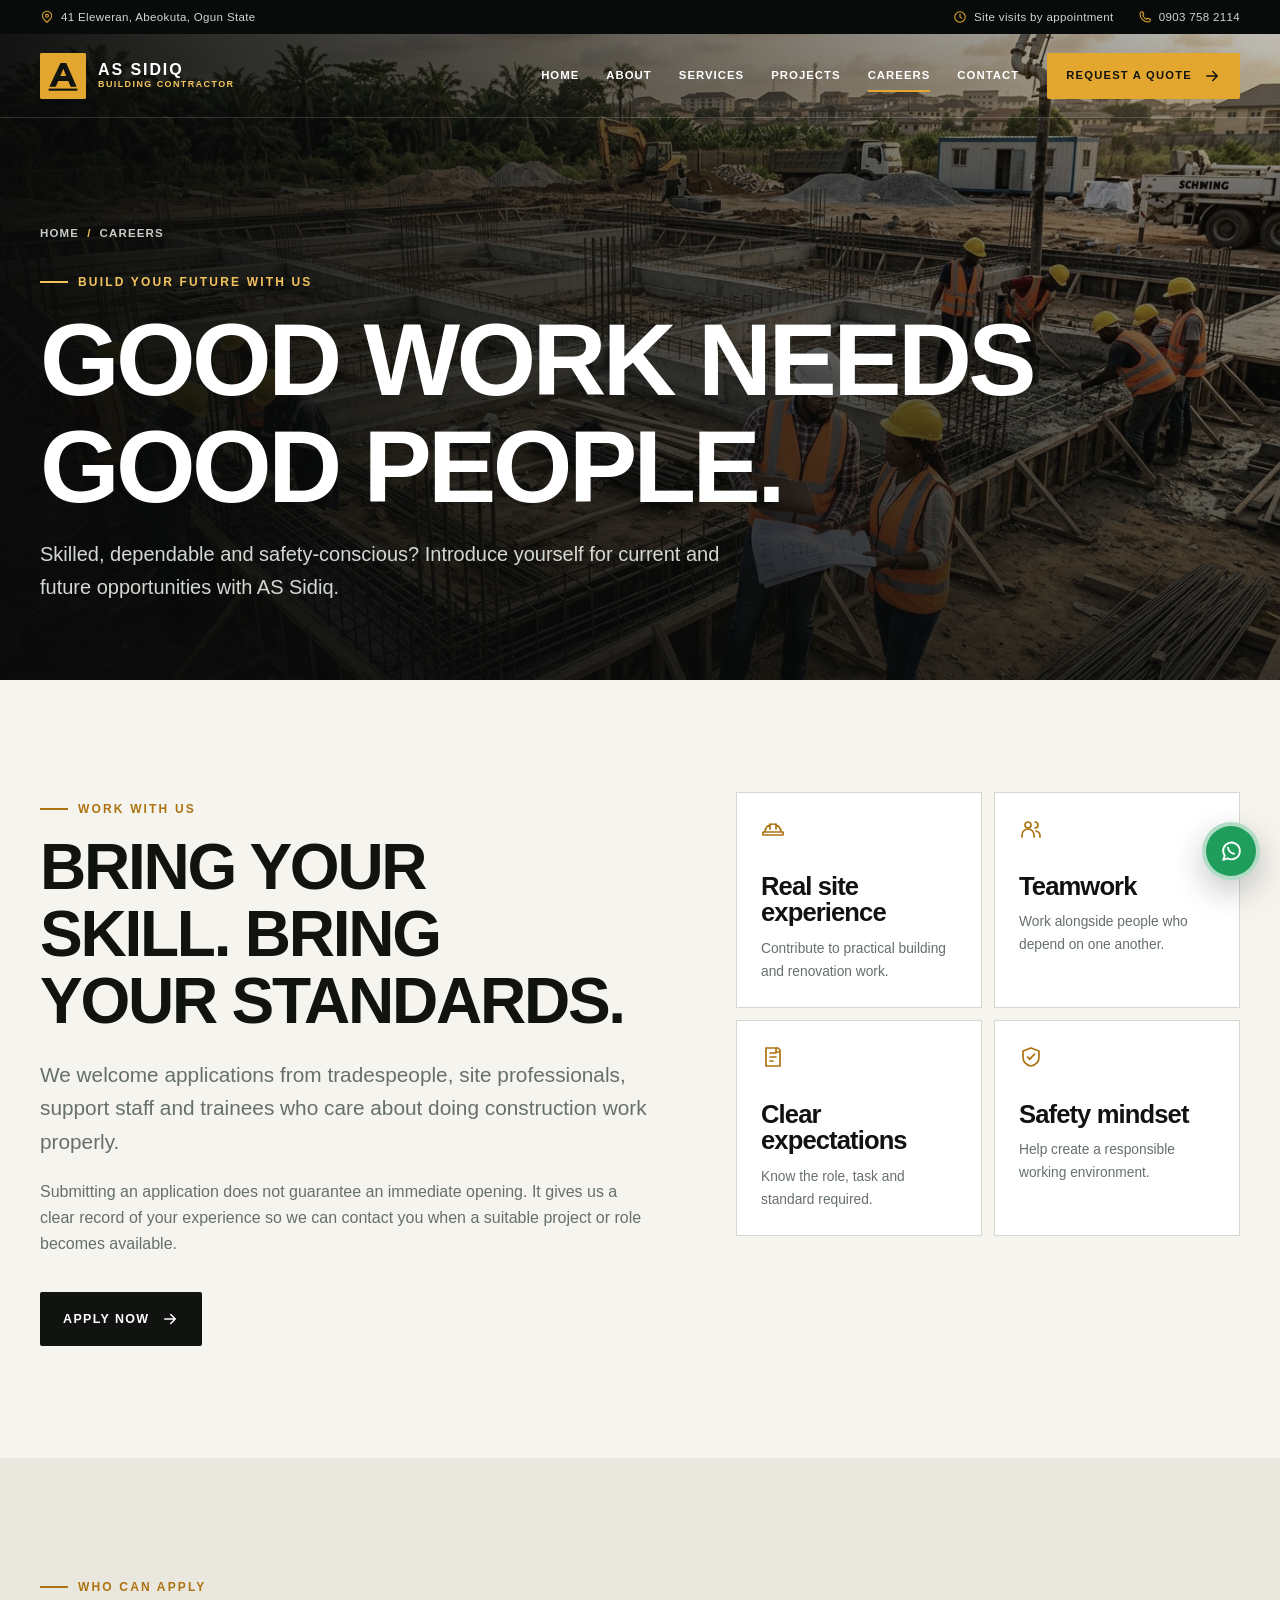
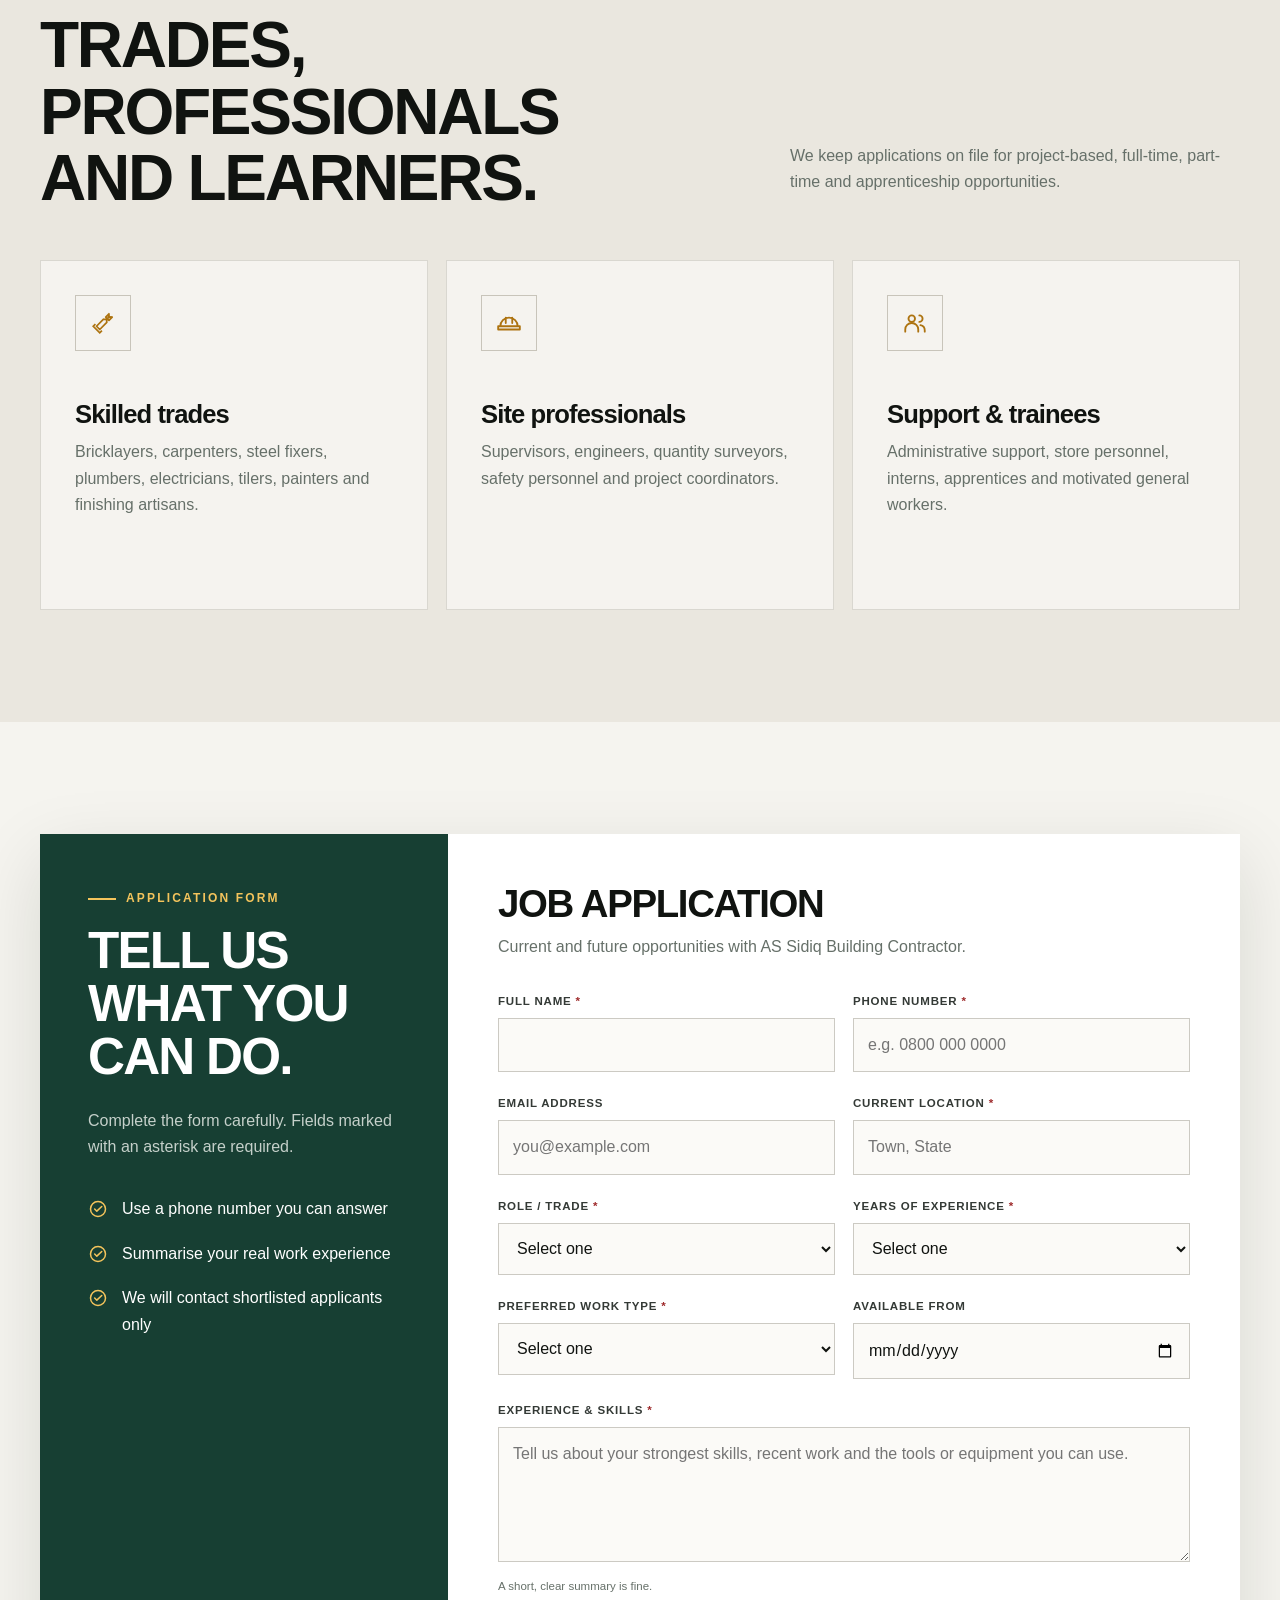
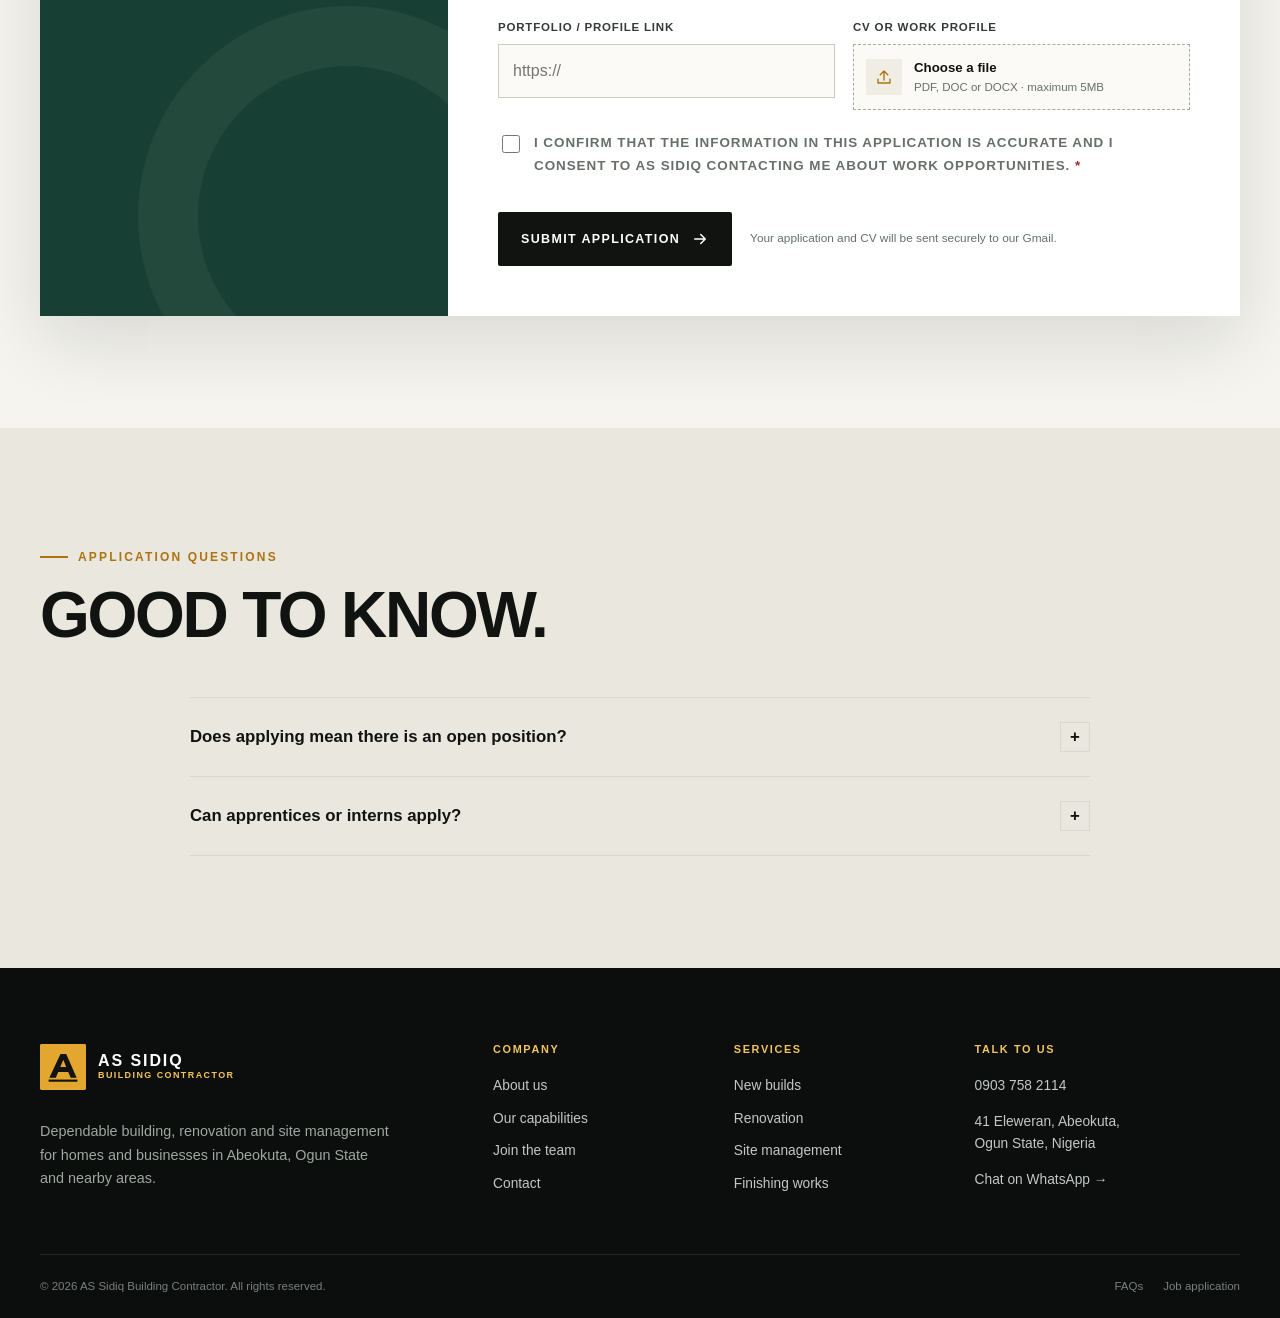
<file: careers.html>
<!doctype html>
<html lang="en">
<head>
  <meta charset="utf-8">
  <meta name="viewport" content="width=device-width, initial-scale=1">
  <title>Careers & Job Application | AS Sidiq Building Contractor</title>
  <meta name="description" content="Apply for construction jobs, trade roles, site positions, apprenticeships and future opportunities with AS Sidiq in Abeokuta.">
  <meta name="theme-color" content="#101310">
  <link rel="canonical" href="https://contractorsidiq.netlify.app/careers.html">
  <link rel="icon" href="favicon.svg" type="image/svg+xml">
  <link rel="preload" href="assets/images/project-sitework.jpg" as="image">
  <link rel="stylesheet" href="assets/css/styles.css">
  <meta property="og:title" content="Careers & Job Application | AS Sidiq Building Contractor">
  <meta property="og:description" content="Apply for construction jobs, trade roles, site positions, apprenticeships and future opportunities with AS Sidiq in Abeokuta.">
  <meta property="og:type" content="website">
  <meta property="og:url" content="https://contractorsidiq.netlify.app/careers.html">
  <meta property="og:image" content="https://contractorsidiq.netlify.app/assets/images/project-sitework.jpg">
  <script type="application/ld+json">{
    "@context":"https://schema.org",
    "@type":"GeneralContractor",
    "name":"AS Sidiq Building Contractor",
    "url":"https://contractorsidiq.netlify.app/",
    "telephone":"+2349037582114",
    "image":"https://contractorsidiq.netlify.app/assets/images/hero-construction.jpg",
    "address":{"@type":"PostalAddress","streetAddress":"41, Eleweran","addressLocality":"Abeokuta","addressRegion":"Ogun State","addressCountry":"NG"},
    "areaServed":"Ogun State",
    "aggregateRating":{"@type":"AggregateRating","ratingValue":"5.0","reviewCount":"5"}
  }</script>
</head>
<body data-page="careers.html">

<svg aria-hidden="true" width="0" height="0" style="position:absolute;overflow:hidden">
  <symbol id="i-arrow" viewBox="0 0 24 24"><path d="M5 12h14M13 6l6 6-6 6" fill="none" stroke="currentColor" stroke-width="2" stroke-linecap="round" stroke-linejoin="round"/></symbol>
  <symbol id="i-phone" viewBox="0 0 24 24"><path d="M5.1 3.7 8 3l2 4.8-2.1 1.4a15.8 15.8 0 0 0 6.9 6.9l1.4-2.1 4.8 2-.7 2.9a2.3 2.3 0 0 1-2.3 1.8C9.9 20.7 3.3 14.1 3.3 6a2.3 2.3 0 0 1 1.8-2.3Z" fill="none" stroke="currentColor" stroke-width="1.8" stroke-linecap="round" stroke-linejoin="round"/></symbol>
  <symbol id="i-pin" viewBox="0 0 24 24"><path d="M20 10c0 5-8 11-8 11S4 15 4 10a8 8 0 1 1 16 0Z" fill="none" stroke="currentColor" stroke-width="1.8"/><circle cx="12" cy="10" r="2.5" fill="none" stroke="currentColor" stroke-width="1.8"/></symbol>
  <symbol id="i-clock" viewBox="0 0 24 24"><circle cx="12" cy="12" r="9" fill="none" stroke="currentColor" stroke-width="1.8"/><path d="M12 7v5l3 2" fill="none" stroke="currentColor" stroke-width="1.8" stroke-linecap="round"/></symbol>
  <symbol id="i-chat" viewBox="0 0 24 24"><path d="M20 11.5a8 8 0 0 1-11.8 7L4 20l1.5-4A8 8 0 1 1 20 11.5Z" fill="none" stroke="currentColor" stroke-width="1.8" stroke-linejoin="round"/><path d="M8.6 8.3c.5 3 2.7 5.3 5.8 5.9" fill="none" stroke="currentColor" stroke-width="1.8" stroke-linecap="round"/></symbol>
  <symbol id="i-check" viewBox="0 0 24 24"><circle cx="12" cy="12" r="9" fill="none" stroke="currentColor" stroke-width="1.8"/><path d="m8 12 2.6 2.6L16.5 9" fill="none" stroke="currentColor" stroke-width="1.8" stroke-linecap="round" stroke-linejoin="round"/></symbol>
  <symbol id="i-home" viewBox="0 0 24 24"><path d="m3 11 9-8 9 8v9H7v-7h5v7" fill="none" stroke="currentColor" stroke-width="1.7" stroke-linecap="round" stroke-linejoin="round"/></symbol>
  <symbol id="i-building" viewBox="0 0 24 24"><path d="M4 21V5l10-2v18M14 8h6v13M8 8h2M8 12h2M8 16h2M17 12h1M17 16h1M2 21h20" fill="none" stroke="currentColor" stroke-width="1.7" stroke-linecap="round" stroke-linejoin="round"/></symbol>
  <symbol id="i-tools" viewBox="0 0 24 24"><path d="m14.5 6.5 3-3a4 4 0 0 1-5 5L6 15l3 3 6.5-6.5a4 4 0 0 1 5-5l-3 3-3-3Z" fill="none" stroke="currentColor" stroke-width="1.6" stroke-linecap="round" stroke-linejoin="round"/><path d="m5 13-2 2 6 6 2-2" fill="none" stroke="currentColor" stroke-width="1.6"/></symbol>
  <symbol id="i-plan" viewBox="0 0 24 24"><path d="M5 3h12l2 2v16H5V3Z" fill="none" stroke="currentColor" stroke-width="1.7"/><path d="M9 8h6M9 12h6M9 16h3M15 3v4h4" fill="none" stroke="currentColor" stroke-width="1.7" stroke-linecap="round"/></symbol>
  <symbol id="i-hardhat" viewBox="0 0 24 24"><path d="M4 15a8 8 0 0 1 16 0M2 15h20v3H2zM9 7v5M15 7v5" fill="none" stroke="currentColor" stroke-width="1.7" stroke-linecap="round" stroke-linejoin="round"/></symbol>
  <symbol id="i-shield" viewBox="0 0 24 24"><path d="M12 3 20 6v6c0 5-3.4 8-8 9-4.6-1-8-4-8-9V6l8-3Z" fill="none" stroke="currentColor" stroke-width="1.7"/><path d="m8.5 12 2.2 2.2 4.8-5" fill="none" stroke="currentColor" stroke-width="1.7" stroke-linecap="round"/></symbol>
  <symbol id="i-users" viewBox="0 0 24 24"><circle cx="9" cy="8" r="3" fill="none" stroke="currentColor" stroke-width="1.7"/><path d="M3 20v-2a6 6 0 0 1 12 0v2M16 5a3 3 0 0 1 0 6M17 14a5 5 0 0 1 4 5v1" fill="none" stroke="currentColor" stroke-width="1.7" stroke-linecap="round"/></symbol>
  <symbol id="i-mail" viewBox="0 0 24 24"><path d="M3 5h18v14H3z" fill="none" stroke="currentColor" stroke-width="1.7"/><path d="m4 6 8 7 8-7" fill="none" stroke="currentColor" stroke-width="1.7" stroke-linecap="round" stroke-linejoin="round"/></symbol>
  <symbol id="i-upload" viewBox="0 0 24 24"><path d="M12 16V4M7 9l5-5 5 5M4 15v5h16v-5" fill="none" stroke="currentColor" stroke-width="1.8" stroke-linecap="round" stroke-linejoin="round"/></symbol>
  <symbol id="i-eye" viewBox="0 0 24 24"><path d="M2.5 12s3.5-6 9.5-6 9.5 6 9.5 6-3.5 6-9.5 6-9.5-6-9.5-6Z" fill="none" stroke="currentColor" stroke-width="1.7"/><circle cx="12" cy="12" r="2.5" fill="none" stroke="currentColor" stroke-width="1.7"/></symbol>
  <symbol id="i-handshake" viewBox="0 0 24 24"><path d="m9 11 2-2c1-1 2-1 3 0l4 4M2 12l4-5 4 3M22 12l-4-5-4 2M7 15l3 3c1 1 2 1 3 0l5-5M5 13l-1 1M19 13l1 1" fill="none" stroke="currentColor" stroke-width="1.6" stroke-linecap="round" stroke-linejoin="round"/></symbol>
</svg>

<a class="skip-link" href="#main-content">Skip to content</a>
<div class="topbar">
  <div class="container topbar__inner">
    <div class="topbar__group">
      <span class="topbar__item"><svg><use href="#i-pin"/></svg>41 Eleweran, Abeokuta, Ogun State</span>
    </div>
    <div class="topbar__group">
      <span class="topbar__item topbar__item--location"><svg><use href="#i-clock"/></svg>Site visits by appointment</span>
      <a class="topbar__item" href="tel:+2349037582114"><svg><use href="#i-phone"/></svg>0903 758 2114</a>
    </div>
  </div>
</div>
<header class="site-header">
  <nav class="nav container" aria-label="Primary navigation">
    <a class="brand" href="index.html" aria-label="AS Sidiq Building Contractor home">
      <img class="brand__mark" src="assets/images/logo.svg" alt="" width="46" height="46">
      <span class="brand__text"><strong>AS SIDIQ</strong><small>BUILDING CONTRACTOR</small></span>
    </a>
    <button class="nav__toggle" type="button" aria-label="Open navigation" aria-expanded="false" aria-controls="nav-panel"><span class="nav__toggle-lines"></span></button>
    <div class="nav__panel" id="nav-panel">
      <div class="nav__links">
        <a class="nav__link" href="index.html">Home</a>
        <a class="nav__link" href="about.html">About</a>
        <a class="nav__link" href="services.html">Services</a>
        <a class="nav__link" href="projects.html">Projects</a>
        <a class="nav__link" href="careers.html">Careers</a>
        <a class="nav__link" href="contact.html">Contact</a>
      </div>
      <a class="btn btn--sm" href="contact.html#quote">Request a quote <svg><use href="#i-arrow"/></svg></a>
    </div>
  </nav>
</header>

<main id="main-content">
  <section class="page-hero"><div class="page-hero__media" style="background-image:url('assets/images/project-sitework.jpg')"></div><div class="container page-hero__inner"><nav class="breadcrumbs" aria-label="Breadcrumb"><a href="index.html">Home</a><span>/</span>Careers</nav><span class="eyebrow">Build your future with us</span><h1>Good work needs good people.</h1><p>Skilled, dependable and safety-conscious? Introduce yourself for current and future opportunities with AS Sidiq.</p></div></section>
  <section class="section"><div class="container career-intro"><div class="reveal"><span class="eyebrow">Work with us</span><h2>Bring your skill. Bring your standards.</h2><p class="lede">We welcome applications from tradespeople, site professionals, support staff and trainees who care about doing construction work properly.</p><p class="text-muted">Submitting an application does not guarantee an immediate opening. It gives us a clear record of your experience so we can contact you when a suitable project or role becomes available.</p><div class="actions"><a class="btn btn--dark" href="#apply">Apply now <svg><use href="#i-arrow"/></svg></a></div></div><div class="perk-grid"><div class="perk reveal"><svg><use href="#i-hardhat"/></svg><h3>Real site experience</h3><p>Contribute to practical building and renovation work.</p></div><div class="perk reveal reveal-delay-1"><svg><use href="#i-users"/></svg><h3>Teamwork</h3><p>Work alongside people who depend on one another.</p></div><div class="perk reveal"><svg><use href="#i-plan"/></svg><h3>Clear expectations</h3><p>Know the role, task and standard required.</p></div><div class="perk reveal reveal-delay-1"><svg><use href="#i-shield"/></svg><h3>Safety mindset</h3><p>Help create a responsible working environment.</p></div></div></div></section>
  <section class="section section--paper2"><div class="container"><div class="section-head reveal"><div><span class="eyebrow">Who can apply</span><h2>Trades, professionals and learners.</h2></div><p class="section-head__copy">We keep applications on file for project-based, full-time, part-time and apprenticeship opportunities.</p></div><div class="card-grid"><article class="service-card reveal"><span class="service-card__icon"><svg><use href="#i-tools"/></svg></span><h3>Skilled trades</h3><p>Bricklayers, carpenters, steel fixers, plumbers, electricians, tilers, painters and finishing artisans.</p></article><article class="service-card reveal reveal-delay-1"><span class="service-card__icon"><svg><use href="#i-hardhat"/></svg></span><h3>Site professionals</h3><p>Supervisors, engineers, quantity surveyors, safety personnel and project coordinators.</p></article><article class="service-card reveal reveal-delay-2"><span class="service-card__icon"><svg><use href="#i-users"/></svg></span><h3>Support & trainees</h3><p>Administrative support, store personnel, interns, apprentices and motivated general workers.</p></article></div></div></section>
  <section class="section" id="apply"><div class="container"><div class="form-shell reveal"><aside class="form-aside"><span class="eyebrow">Application form</span><h2>Tell us what you can do.</h2><p>Complete the form carefully. Fields marked with an asterisk are required.</p><ul class="form-aside__list"><li><svg><use href="#i-check"/></svg><span>Use a phone number you can answer</span></li><li><svg><use href="#i-check"/></svg><span>Summarise your real work experience</span></li><li><svg><use href="#i-check"/></svg><span>We will contact shortlisted applicants only</span></li></ul></aside>
      <div class="form-wrap"><div class="form-title"><h2>Job application</h2><p>Current and future opportunities with AS Sidiq Building Contractor.</p></div>
        <form class="js-career-form" name="job-application" method="POST" action="https://formsubmit.co/assiddiqbuilding15@gmail.com" enctype="multipart/form-data">
          <input type="hidden" name="_subject" value="New job application - AS Sidiq Building Contractor">
          <input type="hidden" name="_template" value="table">
          <input type="hidden" name="_captcha" value="false">
          <input type="hidden" name="_next" value="https://contractorsidiq.netlify.app/thank-you.html">
          <div class="form-grid">
            <div class="field"><label for="app-name">Full name <span class="required">*</span></label><input id="app-name" name="full-name" type="text" autocomplete="name" required></div>
            <div class="field"><label for="app-phone">Phone number <span class="required">*</span></label><input id="app-phone" name="phone" type="tel" autocomplete="tel" placeholder="e.g. 0800 000 0000" required></div>
            <div class="field"><label for="app-email">Email address</label><input id="app-email" name="email" type="email" autocomplete="email" placeholder="you@example.com"></div>
            <div class="field"><label for="app-location">Current location <span class="required">*</span></label><input id="app-location" name="location" type="text" placeholder="Town, State" required></div>
            <div class="field"><label for="app-role">Role / trade <span class="required">*</span></label><select id="app-role" name="role" required><option value="">Select one</option><option>Bricklayer</option><option>Carpenter</option><option>Steel fixer / iron bender</option><option>Plumber</option><option>Electrician</option><option>Tiler</option><option>Painter</option><option>Site supervisor</option><option>Engineer</option><option>Quantity surveyor</option><option>Safety officer</option><option>Administrator / store personnel</option><option>General worker</option><option>Intern / apprentice</option><option>Other</option></select></div>
            <div class="field"><label for="app-experience">Years of experience <span class="required">*</span></label><select id="app-experience" name="experience" required><option value="">Select one</option><option>No formal experience yet</option><option>Less than 1 year</option><option>1–2 years</option><option>3–5 years</option><option>6–10 years</option><option>More than 10 years</option></select></div>
            <div class="field"><label for="app-type">Preferred work type <span class="required">*</span></label><select id="app-type" name="work-type" required><option value="">Select one</option><option>Full-time</option><option>Part-time</option><option>Project / contract</option><option>Apprenticeship / internship</option><option>Any suitable option</option></select></div>
            <div class="field"><label for="app-start">Available from</label><input id="app-start" name="available-from" type="date"></div>
            <div class="field field--full"><label for="app-summary">Experience & skills <span class="required">*</span></label><textarea id="app-summary" name="experience-summary" placeholder="Tell us about your strongest skills, recent work and the tools or equipment you can use." required></textarea><small>A short, clear summary is fine.</small></div>
            <div class="field"><label for="app-portfolio">Portfolio / profile link</label><input id="app-portfolio" name="portfolio-link" type="url" placeholder="https://"></div>
            <div class="field"><span class="field-label">CV or work profile</span><label class="file-input" for="app-cv"><input id="app-cv" name="cv" type="file" accept=".pdf,.doc,.docx" required><span class="file-input__icon"><svg><use href="#i-upload"/></svg></span><span class="file-input__text"><strong>Choose a file</strong><span data-file-name>PDF, DOC or DOCX · maximum 5MB</span></span></label></div>
            <div class="field field--full check-field"><input id="app-truth" name="information-confirmed" type="checkbox" required><label for="app-truth">I confirm that the information in this application is accurate and I consent to AS Sidiq contacting me about work opportunities. <span class="required">*</span></label></div>
          </div>
          <div class="form-submit-row"><button class="btn btn--dark" type="submit">Submit application <svg><use href="#i-arrow"/></svg></button><p>Your application and CV will be sent securely to our Gmail.</p></div><div class="form-status" role="status" aria-live="polite"></div>
        </form>
      </div>
    </div></div></section>
  <section class="section section--paper2"><div class="container"><div class="section-head reveal"><div><span class="eyebrow">Application questions</span><h2>Good to know.</h2></div></div><div class="faq-list reveal"><div class="faq-item"><button class="faq-question" type="button" aria-expanded="false"><span>Does applying mean there is an open position?</span><span>+</span></button><div class="faq-answer"><div><p>Not always. We accept expressions of interest for current and future projects. We contact applicants when their skills match an available need.</p></div></div></div><div class="faq-item"><button class="faq-question" type="button" aria-expanded="false"><span>Can apprentices or interns apply?</span><span>+</span></button><div class="faq-answer"><div><p>Yes. Select intern or apprentice in the role list and explain what you are studying, what you already know and what you hope to learn.</p></div></div></div></div></div></section>
</main>

<footer class="site-footer">
  <div class="container footer-main">
    <div class="footer-brand">
      <a class="brand" href="index.html"><img class="brand__mark" src="assets/images/logo.svg" alt="" width="46" height="46"><span class="brand__text"><strong>AS SIDIQ</strong><small>BUILDING CONTRACTOR</small></span></a>
      <p>Dependable building, renovation and site management for homes and businesses in Abeokuta, Ogun State and nearby areas.</p>
    </div>
    <div>
      <h2 class="footer-title">Company</h2>
      <div class="footer-links"><a href="about.html">About us</a><a href="projects.html">Our capabilities</a><a href="careers.html">Join the team</a><a href="contact.html">Contact</a></div>
    </div>
    <div>
      <h2 class="footer-title">Services</h2>
      <div class="footer-links"><a href="services.html#new-builds">New builds</a><a href="services.html#renovation">Renovation</a><a href="services.html#management">Site management</a><a href="services.html#finishing">Finishing works</a></div>
    </div>
    <div>
      <h2 class="footer-title">Talk to us</h2>
      <div class="footer-contact"><a href="tel:+2349037582114">0903 758 2114</a><span>41 Eleweran, Abeokuta,<br>Ogun State, Nigeria</span><a href="https://wa.me/2349037582114?text=Hello%20AS%20Sidiq%2C%20I%20would%20like%20to%20discuss%20a%20building%20project." target="_blank" rel="noopener">Chat on WhatsApp →</a></div>
    </div>
  </div>
  <div class="container footer-bottom"><span>© <span data-year></span> AS Sidiq Building Contractor. All rights reserved.</span><div class="footer-bottom__links"><a href="contact.html#faq">FAQs</a><a href="careers.html#apply">Job application</a></div></div>
</footer>
<a class="whatsapp-float" href="https://wa.me/2349037582114?text=Hello%20AS%20Sidiq%2C%20I%20would%20like%20to%20discuss%20a%20building%20project." target="_blank" rel="noopener" aria-label="Chat with AS Sidiq on WhatsApp"><svg><use href="#i-chat"/></svg></a>
<script src="assets/js/main.js" defer></script>
</body>
</html>
</file>
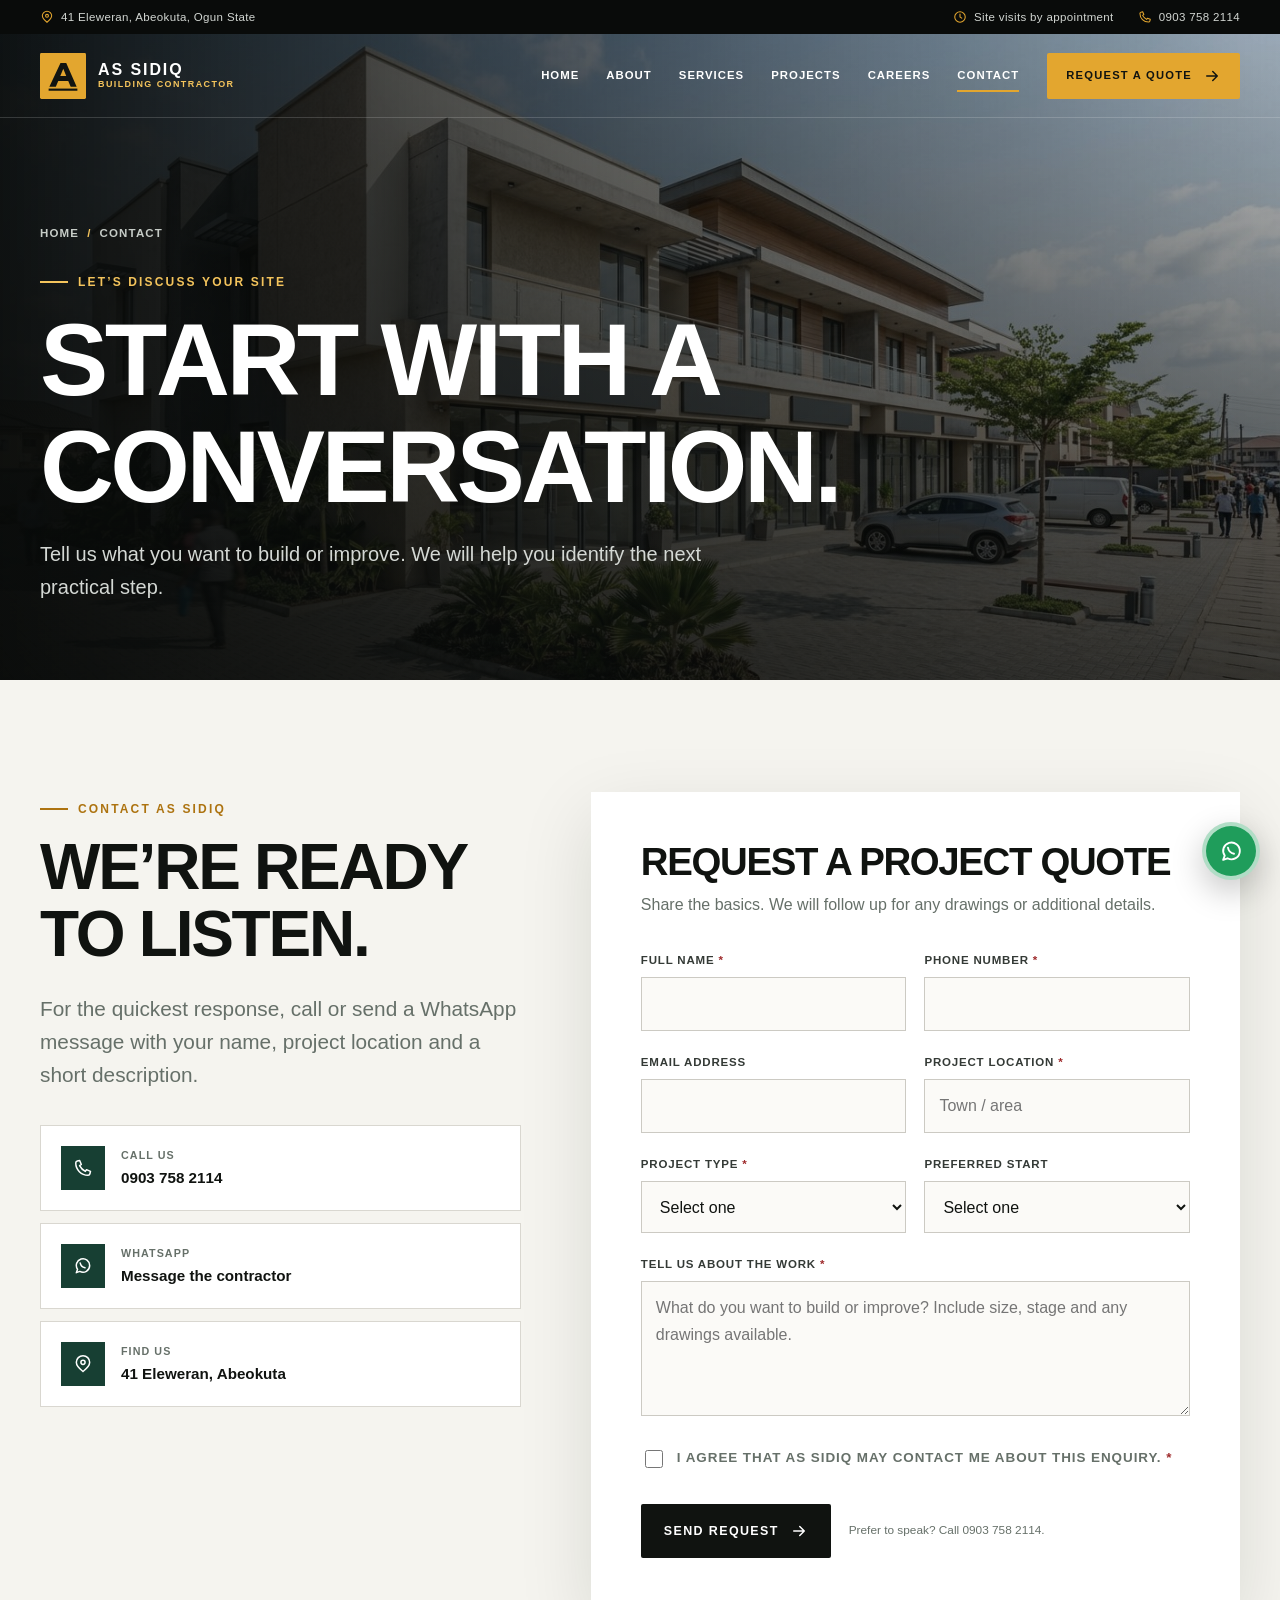
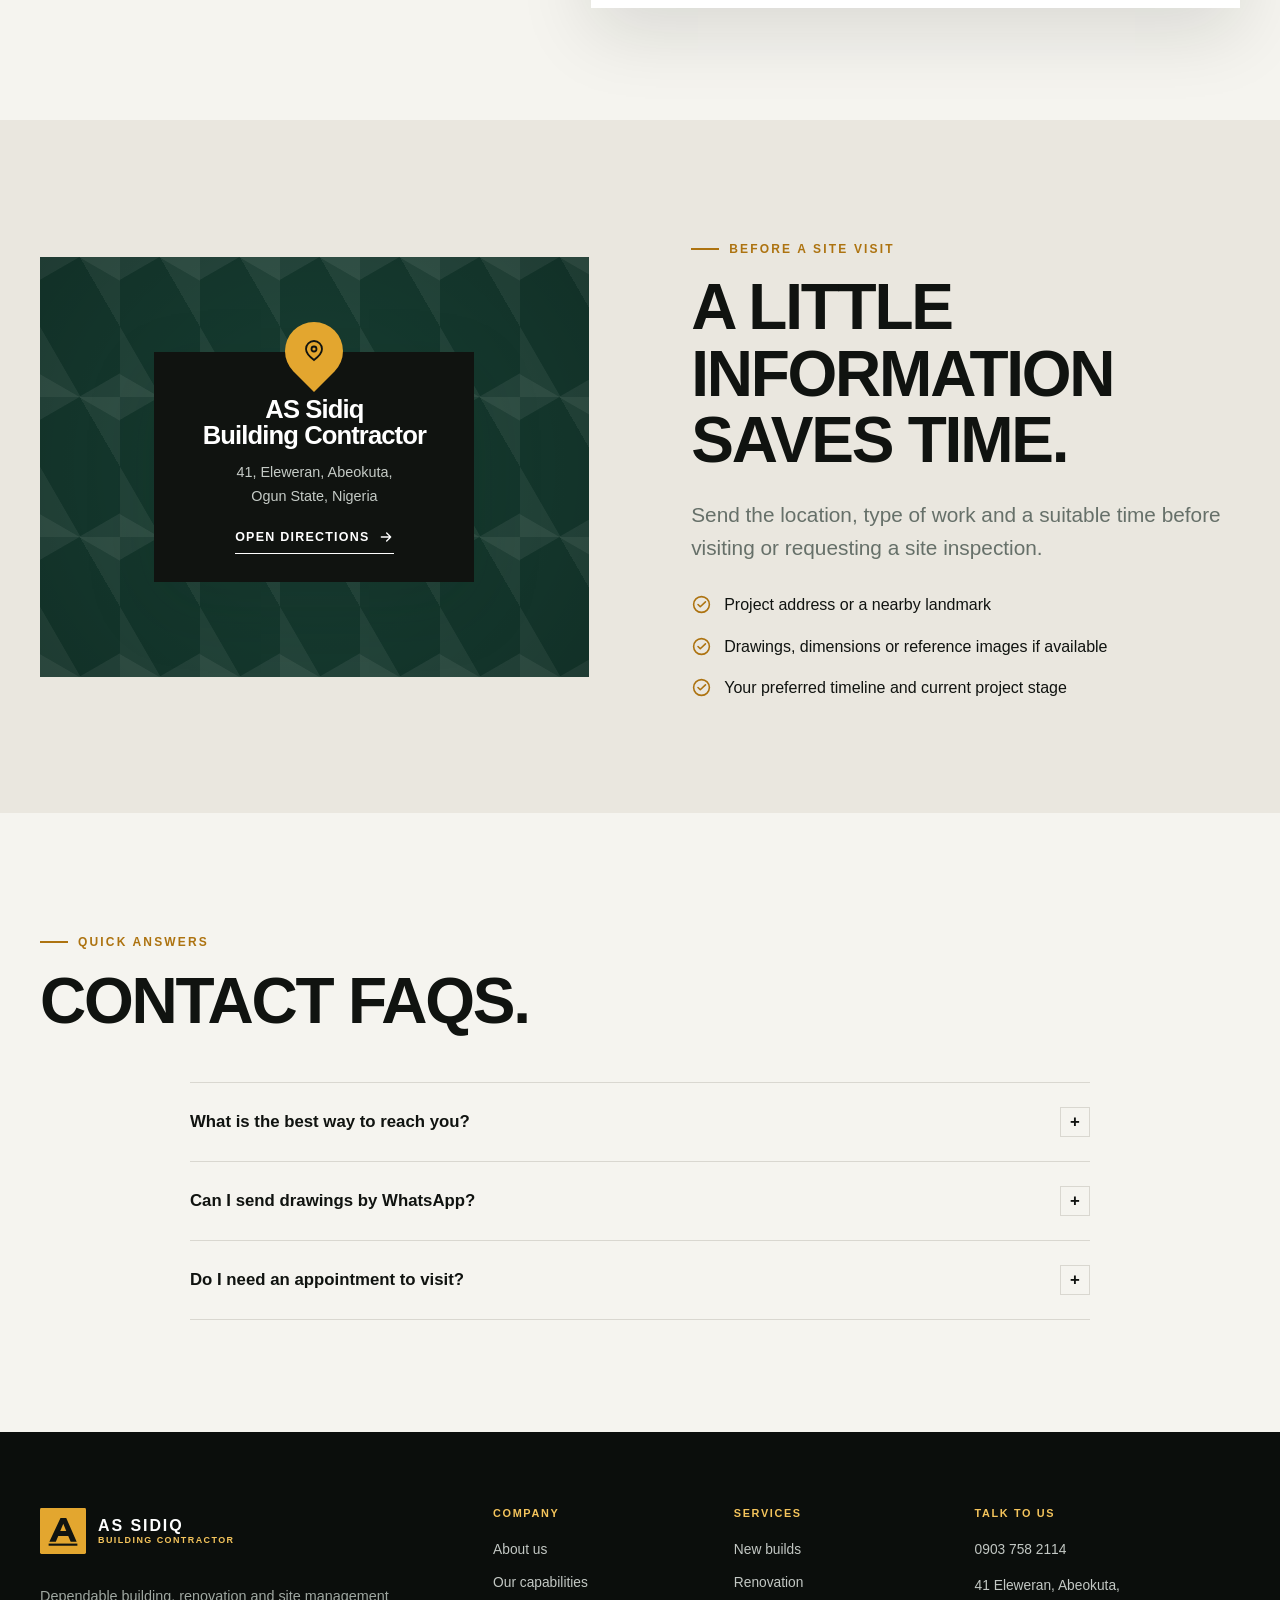
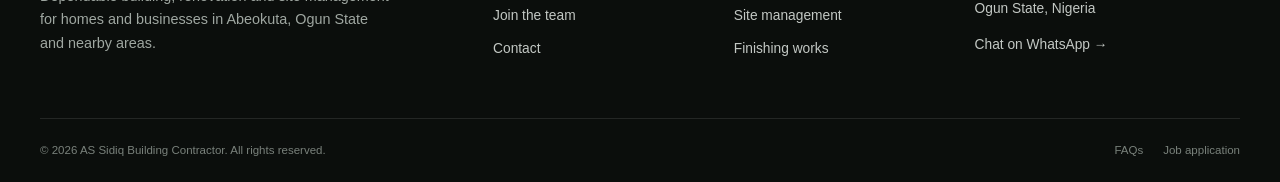
<file: contact.html>
<!doctype html>
<html lang="en">
<head>
  <meta charset="utf-8">
  <meta name="viewport" content="width=device-width, initial-scale=1">
  <title>Contact & Project Quote | AS Sidiq Building Contractor</title>
  <meta name="description" content="Contact AS Sidiq Building Contractor in Abeokuta. Call 0903 758 2114 or request a quote for your building project.">
  <meta name="theme-color" content="#101310">
  <link rel="canonical" href="https://contractorsidiq.netlify.app/contact.html">
  <link rel="icon" href="favicon.svg" type="image/svg+xml">
  <link rel="preload" href="assets/images/project-commercial.jpg" as="image">
  <link rel="stylesheet" href="assets/css/styles.css">
  <meta property="og:title" content="Contact & Project Quote | AS Sidiq Building Contractor">
  <meta property="og:description" content="Contact AS Sidiq Building Contractor in Abeokuta. Call 0903 758 2114 or request a quote for your building project.">
  <meta property="og:type" content="website">
  <meta property="og:url" content="https://contractorsidiq.netlify.app/contact.html">
  <meta property="og:image" content="https://contractorsidiq.netlify.app/assets/images/project-commercial.jpg">
  <script type="application/ld+json">{
    "@context":"https://schema.org",
    "@type":"GeneralContractor",
    "name":"AS Sidiq Building Contractor",
    "url":"https://contractorsidiq.netlify.app/",
    "telephone":"+2349037582114",
    "image":"https://contractorsidiq.netlify.app/assets/images/hero-construction.jpg",
    "address":{"@type":"PostalAddress","streetAddress":"41, Eleweran","addressLocality":"Abeokuta","addressRegion":"Ogun State","addressCountry":"NG"},
    "areaServed":"Ogun State",
    "aggregateRating":{"@type":"AggregateRating","ratingValue":"5.0","reviewCount":"5"}
  }</script>
</head>
<body data-page="contact.html">

<svg aria-hidden="true" width="0" height="0" style="position:absolute;overflow:hidden">
  <symbol id="i-arrow" viewBox="0 0 24 24"><path d="M5 12h14M13 6l6 6-6 6" fill="none" stroke="currentColor" stroke-width="2" stroke-linecap="round" stroke-linejoin="round"/></symbol>
  <symbol id="i-phone" viewBox="0 0 24 24"><path d="M5.1 3.7 8 3l2 4.8-2.1 1.4a15.8 15.8 0 0 0 6.9 6.9l1.4-2.1 4.8 2-.7 2.9a2.3 2.3 0 0 1-2.3 1.8C9.9 20.7 3.3 14.1 3.3 6a2.3 2.3 0 0 1 1.8-2.3Z" fill="none" stroke="currentColor" stroke-width="1.8" stroke-linecap="round" stroke-linejoin="round"/></symbol>
  <symbol id="i-pin" viewBox="0 0 24 24"><path d="M20 10c0 5-8 11-8 11S4 15 4 10a8 8 0 1 1 16 0Z" fill="none" stroke="currentColor" stroke-width="1.8"/><circle cx="12" cy="10" r="2.5" fill="none" stroke="currentColor" stroke-width="1.8"/></symbol>
  <symbol id="i-clock" viewBox="0 0 24 24"><circle cx="12" cy="12" r="9" fill="none" stroke="currentColor" stroke-width="1.8"/><path d="M12 7v5l3 2" fill="none" stroke="currentColor" stroke-width="1.8" stroke-linecap="round"/></symbol>
  <symbol id="i-chat" viewBox="0 0 24 24"><path d="M20 11.5a8 8 0 0 1-11.8 7L4 20l1.5-4A8 8 0 1 1 20 11.5Z" fill="none" stroke="currentColor" stroke-width="1.8" stroke-linejoin="round"/><path d="M8.6 8.3c.5 3 2.7 5.3 5.8 5.9" fill="none" stroke="currentColor" stroke-width="1.8" stroke-linecap="round"/></symbol>
  <symbol id="i-check" viewBox="0 0 24 24"><circle cx="12" cy="12" r="9" fill="none" stroke="currentColor" stroke-width="1.8"/><path d="m8 12 2.6 2.6L16.5 9" fill="none" stroke="currentColor" stroke-width="1.8" stroke-linecap="round" stroke-linejoin="round"/></symbol>
  <symbol id="i-home" viewBox="0 0 24 24"><path d="m3 11 9-8 9 8v9H7v-7h5v7" fill="none" stroke="currentColor" stroke-width="1.7" stroke-linecap="round" stroke-linejoin="round"/></symbol>
  <symbol id="i-building" viewBox="0 0 24 24"><path d="M4 21V5l10-2v18M14 8h6v13M8 8h2M8 12h2M8 16h2M17 12h1M17 16h1M2 21h20" fill="none" stroke="currentColor" stroke-width="1.7" stroke-linecap="round" stroke-linejoin="round"/></symbol>
  <symbol id="i-tools" viewBox="0 0 24 24"><path d="m14.5 6.5 3-3a4 4 0 0 1-5 5L6 15l3 3 6.5-6.5a4 4 0 0 1 5-5l-3 3-3-3Z" fill="none" stroke="currentColor" stroke-width="1.6" stroke-linecap="round" stroke-linejoin="round"/><path d="m5 13-2 2 6 6 2-2" fill="none" stroke="currentColor" stroke-width="1.6"/></symbol>
  <symbol id="i-plan" viewBox="0 0 24 24"><path d="M5 3h12l2 2v16H5V3Z" fill="none" stroke="currentColor" stroke-width="1.7"/><path d="M9 8h6M9 12h6M9 16h3M15 3v4h4" fill="none" stroke="currentColor" stroke-width="1.7" stroke-linecap="round"/></symbol>
  <symbol id="i-hardhat" viewBox="0 0 24 24"><path d="M4 15a8 8 0 0 1 16 0M2 15h20v3H2zM9 7v5M15 7v5" fill="none" stroke="currentColor" stroke-width="1.7" stroke-linecap="round" stroke-linejoin="round"/></symbol>
  <symbol id="i-shield" viewBox="0 0 24 24"><path d="M12 3 20 6v6c0 5-3.4 8-8 9-4.6-1-8-4-8-9V6l8-3Z" fill="none" stroke="currentColor" stroke-width="1.7"/><path d="m8.5 12 2.2 2.2 4.8-5" fill="none" stroke="currentColor" stroke-width="1.7" stroke-linecap="round"/></symbol>
  <symbol id="i-users" viewBox="0 0 24 24"><circle cx="9" cy="8" r="3" fill="none" stroke="currentColor" stroke-width="1.7"/><path d="M3 20v-2a6 6 0 0 1 12 0v2M16 5a3 3 0 0 1 0 6M17 14a5 5 0 0 1 4 5v1" fill="none" stroke="currentColor" stroke-width="1.7" stroke-linecap="round"/></symbol>
  <symbol id="i-mail" viewBox="0 0 24 24"><path d="M3 5h18v14H3z" fill="none" stroke="currentColor" stroke-width="1.7"/><path d="m4 6 8 7 8-7" fill="none" stroke="currentColor" stroke-width="1.7" stroke-linecap="round" stroke-linejoin="round"/></symbol>
  <symbol id="i-upload" viewBox="0 0 24 24"><path d="M12 16V4M7 9l5-5 5 5M4 15v5h16v-5" fill="none" stroke="currentColor" stroke-width="1.8" stroke-linecap="round" stroke-linejoin="round"/></symbol>
  <symbol id="i-eye" viewBox="0 0 24 24"><path d="M2.5 12s3.5-6 9.5-6 9.5 6 9.5 6-3.5 6-9.5 6-9.5-6-9.5-6Z" fill="none" stroke="currentColor" stroke-width="1.7"/><circle cx="12" cy="12" r="2.5" fill="none" stroke="currentColor" stroke-width="1.7"/></symbol>
  <symbol id="i-handshake" viewBox="0 0 24 24"><path d="m9 11 2-2c1-1 2-1 3 0l4 4M2 12l4-5 4 3M22 12l-4-5-4 2M7 15l3 3c1 1 2 1 3 0l5-5M5 13l-1 1M19 13l1 1" fill="none" stroke="currentColor" stroke-width="1.6" stroke-linecap="round" stroke-linejoin="round"/></symbol>
</svg>

<a class="skip-link" href="#main-content">Skip to content</a>
<div class="topbar">
  <div class="container topbar__inner">
    <div class="topbar__group">
      <span class="topbar__item"><svg><use href="#i-pin"/></svg>41 Eleweran, Abeokuta, Ogun State</span>
    </div>
    <div class="topbar__group">
      <span class="topbar__item topbar__item--location"><svg><use href="#i-clock"/></svg>Site visits by appointment</span>
      <a class="topbar__item" href="tel:+2349037582114"><svg><use href="#i-phone"/></svg>0903 758 2114</a>
    </div>
  </div>
</div>
<header class="site-header">
  <nav class="nav container" aria-label="Primary navigation">
    <a class="brand" href="index.html" aria-label="AS Sidiq Building Contractor home">
      <img class="brand__mark" src="assets/images/logo.svg" alt="" width="46" height="46">
      <span class="brand__text"><strong>AS SIDIQ</strong><small>BUILDING CONTRACTOR</small></span>
    </a>
    <button class="nav__toggle" type="button" aria-label="Open navigation" aria-expanded="false" aria-controls="nav-panel"><span class="nav__toggle-lines"></span></button>
    <div class="nav__panel" id="nav-panel">
      <div class="nav__links">
        <a class="nav__link" href="index.html">Home</a>
        <a class="nav__link" href="about.html">About</a>
        <a class="nav__link" href="services.html">Services</a>
        <a class="nav__link" href="projects.html">Projects</a>
        <a class="nav__link" href="careers.html">Careers</a>
        <a class="nav__link" href="contact.html">Contact</a>
      </div>
      <a class="btn btn--sm" href="contact.html#quote">Request a quote <svg><use href="#i-arrow"/></svg></a>
    </div>
  </nav>
</header>

<main id="main-content">
  <section class="page-hero"><div class="page-hero__media" style="background-image:url('assets/images/project-commercial.jpg')"></div><div class="container page-hero__inner"><nav class="breadcrumbs" aria-label="Breadcrumb"><a href="index.html">Home</a><span>/</span>Contact</nav><span class="eyebrow">Let’s discuss your site</span><h1>Start with a conversation.</h1><p>Tell us what you want to build or improve. We will help you identify the next practical step.</p></div></section>
  <section class="section"><div class="container contact-grid"><div class="reveal"><span class="eyebrow">Contact AS Sidiq</span><h2>We’re ready to listen.</h2><p class="lede">For the quickest response, call or send a WhatsApp message with your name, project location and a short description.</p><div class="contact-cards"><a class="contact-card" href="tel:+2349037582114"><span class="contact-card__icon"><svg><use href="#i-phone"/></svg></span><span><small>Call us</small><strong>0903 758 2114</strong></span></a><a class="contact-card" href="https://wa.me/2349037582114?text=Hello%20AS%20Sidiq%2C%20I%20would%20like%20to%20discuss%20a%20project." target="_blank" rel="noopener"><span class="contact-card__icon"><svg><use href="#i-chat"/></svg></span><span><small>WhatsApp</small><strong>Message the contractor</strong></span></a><a class="contact-card" href="https://www.google.com/maps/search/?api=1&amp;query=41%20Eleweran%20Abeokuta%20Ogun%20State" target="_blank" rel="noopener"><span class="contact-card__icon"><svg><use href="#i-pin"/></svg></span><span><small>Find us</small><strong>41 Eleweran, Abeokuta</strong></span></a></div></div>
      <div class="form-wrap reveal reveal-delay-1" id="quote" style="box-shadow:var(--shadow);background:var(--white)"><div class="form-title"><h2>Request a project quote</h2><p>Share the basics. We will follow up for any drawings or additional details.</p></div><form class="js-netlify-form" name="project-enquiry" method="POST" action="/thank-you.html" data-netlify="true" netlify-honeypot="bot-field" data-form-kind="project-enquiry"><input type="hidden" name="form-name" value="project-enquiry"><p class="hp-field"><label>Do not fill this out: <input name="bot-field"></label></p><div class="form-grid">
        <div class="field"><label for="q-name">Full name <span class="required">*</span></label><input id="q-name" name="full-name" type="text" autocomplete="name" required></div><div class="field"><label for="q-phone">Phone number <span class="required">*</span></label><input id="q-phone" name="phone" type="tel" autocomplete="tel" required></div><div class="field"><label for="q-email">Email address</label><input id="q-email" name="email" type="email" autocomplete="email"></div><div class="field"><label for="q-location">Project location <span class="required">*</span></label><input id="q-location" name="project-location" type="text" placeholder="Town / area" required></div><div class="field"><label for="q-type">Project type <span class="required">*</span></label><select id="q-type" name="project-type" required><option value="">Select one</option><option>New residential build</option><option>Commercial building</option><option>Renovation / remodelling</option><option>Finishing works</option><option>Site management</option><option>Repairs / maintenance</option><option>Other</option></select></div><div class="field"><label for="q-time">Preferred start</label><select id="q-time" name="preferred-start"><option value="">Select one</option><option>As soon as possible</option><option>Within 1 month</option><option>Within 3 months</option><option>Within 6 months</option><option>Still planning</option></select></div><div class="field field--full"><label for="q-message">Tell us about the work <span class="required">*</span></label><textarea id="q-message" name="message" placeholder="What do you want to build or improve? Include size, stage and any drawings available." required></textarea></div><div class="field field--full check-field"><input id="q-consent" name="contact-consent" type="checkbox" required><label for="q-consent">I agree that AS Sidiq may contact me about this enquiry. <span class="required">*</span></label></div></div><div class="form-submit-row"><button class="btn btn--dark" type="submit">Send request <svg><use href="#i-arrow"/></svg></button><p>Prefer to speak? Call 0903 758 2114.</p></div><div class="form-status" role="status" aria-live="polite"></div></form></div>
    </div></section>
  <section class="section section--paper2"><div class="container split"><div class="map-card reveal"><div class="map-pin"><span class="map-pin__icon"><svg><use href="#i-pin"/></svg></span><h3>AS Sidiq Building Contractor</h3><p>41, Eleweran, Abeokuta,<br>Ogun State, Nigeria</p><a class="text-link" href="https://www.google.com/maps/search/?api=1&amp;query=41%20Eleweran%20Abeokuta%20Ogun%20State" target="_blank" rel="noopener">Open directions <svg><use href="#i-arrow"/></svg></a></div></div><div class="reveal reveal-delay-1"><span class="eyebrow">Before a site visit</span><h2>A little information saves time.</h2><p class="lede">Send the location, type of work and a suitable time before visiting or requesting a site inspection.</p><ul class="check-list"><li><svg><use href="#i-check"/></svg><span>Project address or a nearby landmark</span></li><li><svg><use href="#i-check"/></svg><span>Drawings, dimensions or reference images if available</span></li><li><svg><use href="#i-check"/></svg><span>Your preferred timeline and current project stage</span></li></ul></div></div></section>
  <section class="section" id="faq"><div class="container"><div class="section-head reveal"><div><span class="eyebrow">Quick answers</span><h2>Contact FAQs.</h2></div></div><div class="faq-list reveal"><div class="faq-item"><button class="faq-question" type="button" aria-expanded="false"><span>What is the best way to reach you?</span><span>+</span></button><div class="faq-answer"><div><p>Call 0903 758 2114 or use WhatsApp for the quickest initial contact. You can also complete the project form with enough detail for us to understand the request.</p></div></div></div><div class="faq-item"><button class="faq-question" type="button" aria-expanded="false"><span>Can I send drawings by WhatsApp?</span><span>+</span></button><div class="faq-answer"><div><p>Yes. Start the conversation with your name and project location, then send clear PDF files or images of the available drawings.</p></div></div></div><div class="faq-item"><button class="faq-question" type="button" aria-expanded="false"><span>Do I need an appointment to visit?</span><span>+</span></button><div class="faq-answer"><div><p>Please call first so we can confirm availability and make sure the right person is ready to discuss your project.</p></div></div></div></div></div></section>
</main>

<dialog class="dialog" id="success-dialog">
  <div class="dialog__inner">
    <button class="dialog__close" type="button" data-dialog-close aria-label="Close">×</button>
    <div class="dialog__icon"><svg><use href="#i-check"/></svg></div>
    <h2 data-dialog-title>Received</h2>
    <p data-dialog-copy>Thank you. Our team will contact you using the details provided.</p>
    <p>Your reference: <span class="dialog__ref" data-dialog-ref>ASB-000000</span></p>
    <button class="btn btn--dark" type="button" data-dialog-close>Done</button>
  </div>
</dialog>
<footer class="site-footer">
  <div class="container footer-main">
    <div class="footer-brand">
      <a class="brand" href="index.html"><img class="brand__mark" src="assets/images/logo.svg" alt="" width="46" height="46"><span class="brand__text"><strong>AS SIDIQ</strong><small>BUILDING CONTRACTOR</small></span></a>
      <p>Dependable building, renovation and site management for homes and businesses in Abeokuta, Ogun State and nearby areas.</p>
    </div>
    <div>
      <h2 class="footer-title">Company</h2>
      <div class="footer-links"><a href="about.html">About us</a><a href="projects.html">Our capabilities</a><a href="careers.html">Join the team</a><a href="contact.html">Contact</a></div>
    </div>
    <div>
      <h2 class="footer-title">Services</h2>
      <div class="footer-links"><a href="services.html#new-builds">New builds</a><a href="services.html#renovation">Renovation</a><a href="services.html#management">Site management</a><a href="services.html#finishing">Finishing works</a></div>
    </div>
    <div>
      <h2 class="footer-title">Talk to us</h2>
      <div class="footer-contact"><a href="tel:+2349037582114">0903 758 2114</a><span>41 Eleweran, Abeokuta,<br>Ogun State, Nigeria</span><a href="https://wa.me/2349037582114?text=Hello%20AS%20Sidiq%2C%20I%20would%20like%20to%20discuss%20a%20building%20project." target="_blank" rel="noopener">Chat on WhatsApp →</a></div>
    </div>
  </div>
  <div class="container footer-bottom"><span>© <span data-year></span> AS Sidiq Building Contractor. All rights reserved.</span><div class="footer-bottom__links"><a href="contact.html#faq">FAQs</a><a href="careers.html#apply">Job application</a></div></div>
</footer>
<a class="whatsapp-float" href="https://wa.me/2349037582114?text=Hello%20AS%20Sidiq%2C%20I%20would%20like%20to%20discuss%20a%20building%20project." target="_blank" rel="noopener" aria-label="Chat with AS Sidiq on WhatsApp"><svg><use href="#i-chat"/></svg></a>
<script src="assets/js/main.js" defer></script>
</body>
</html>
</file>
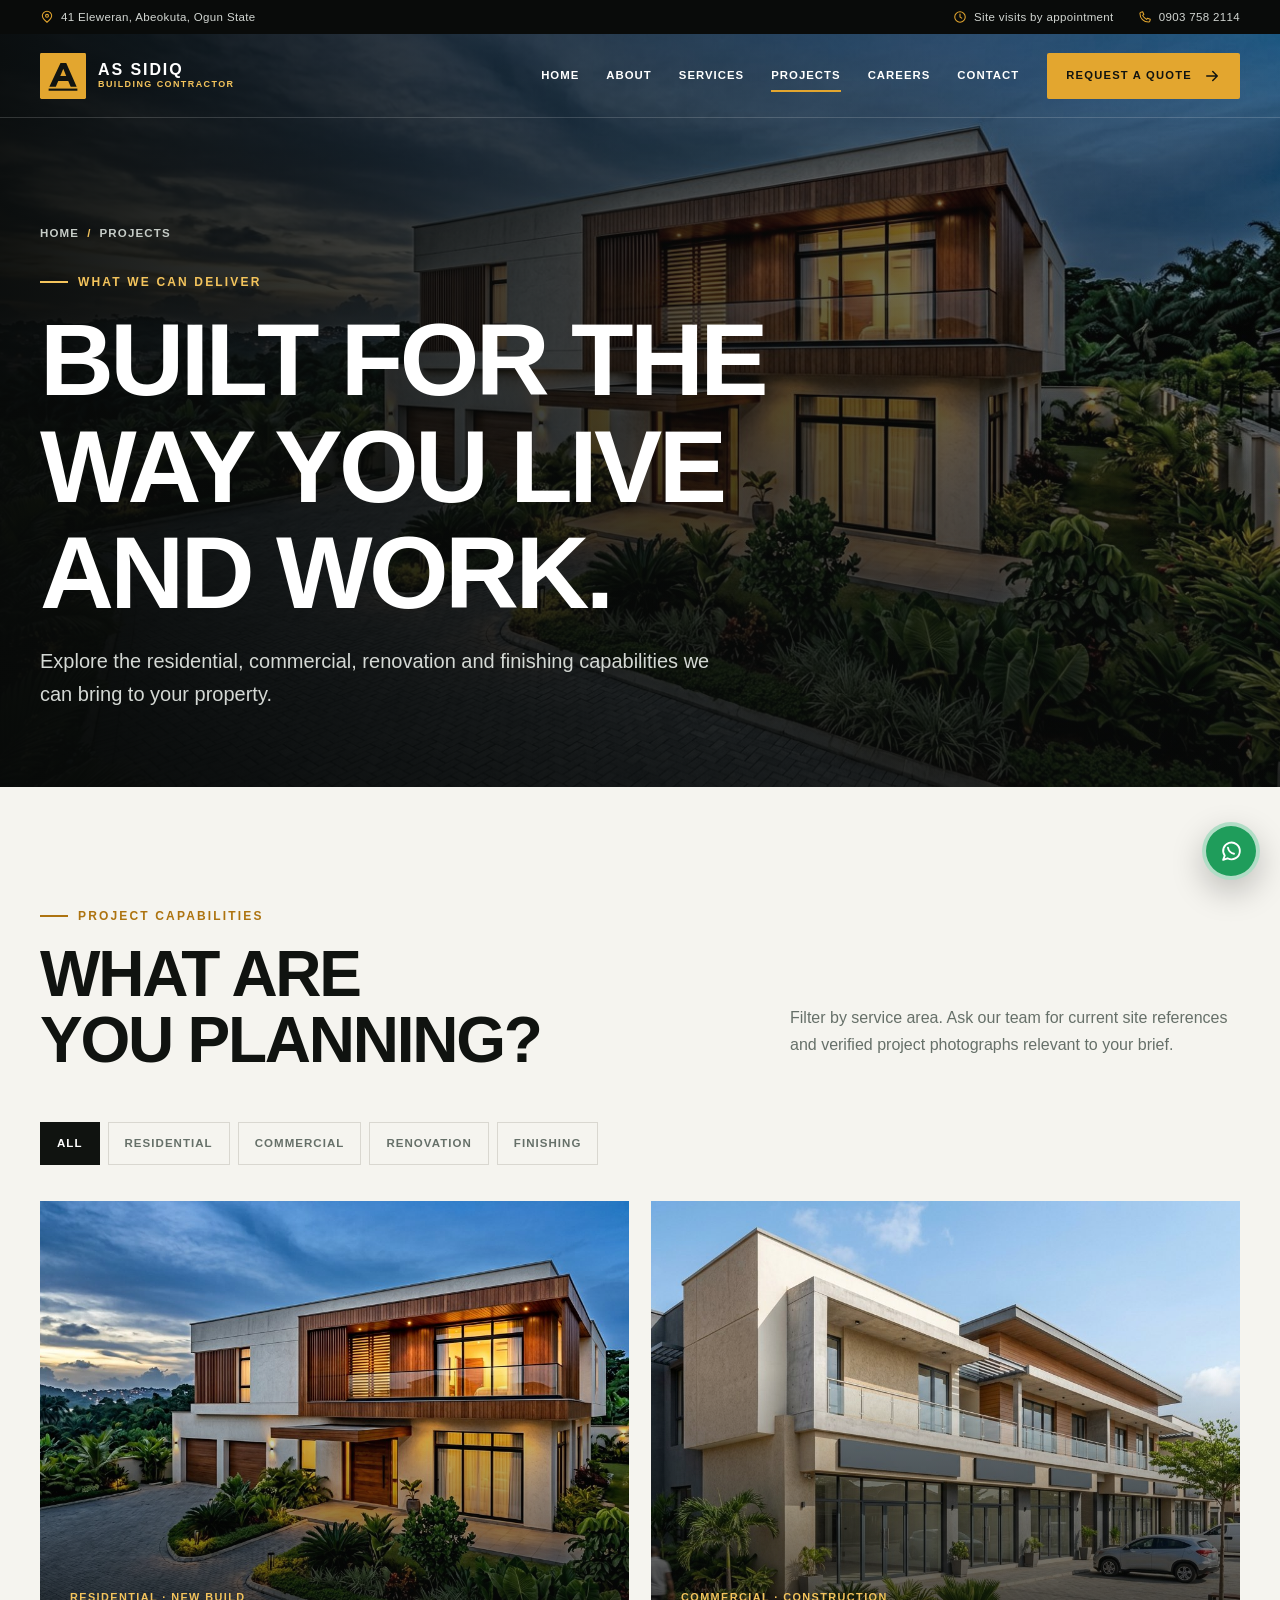
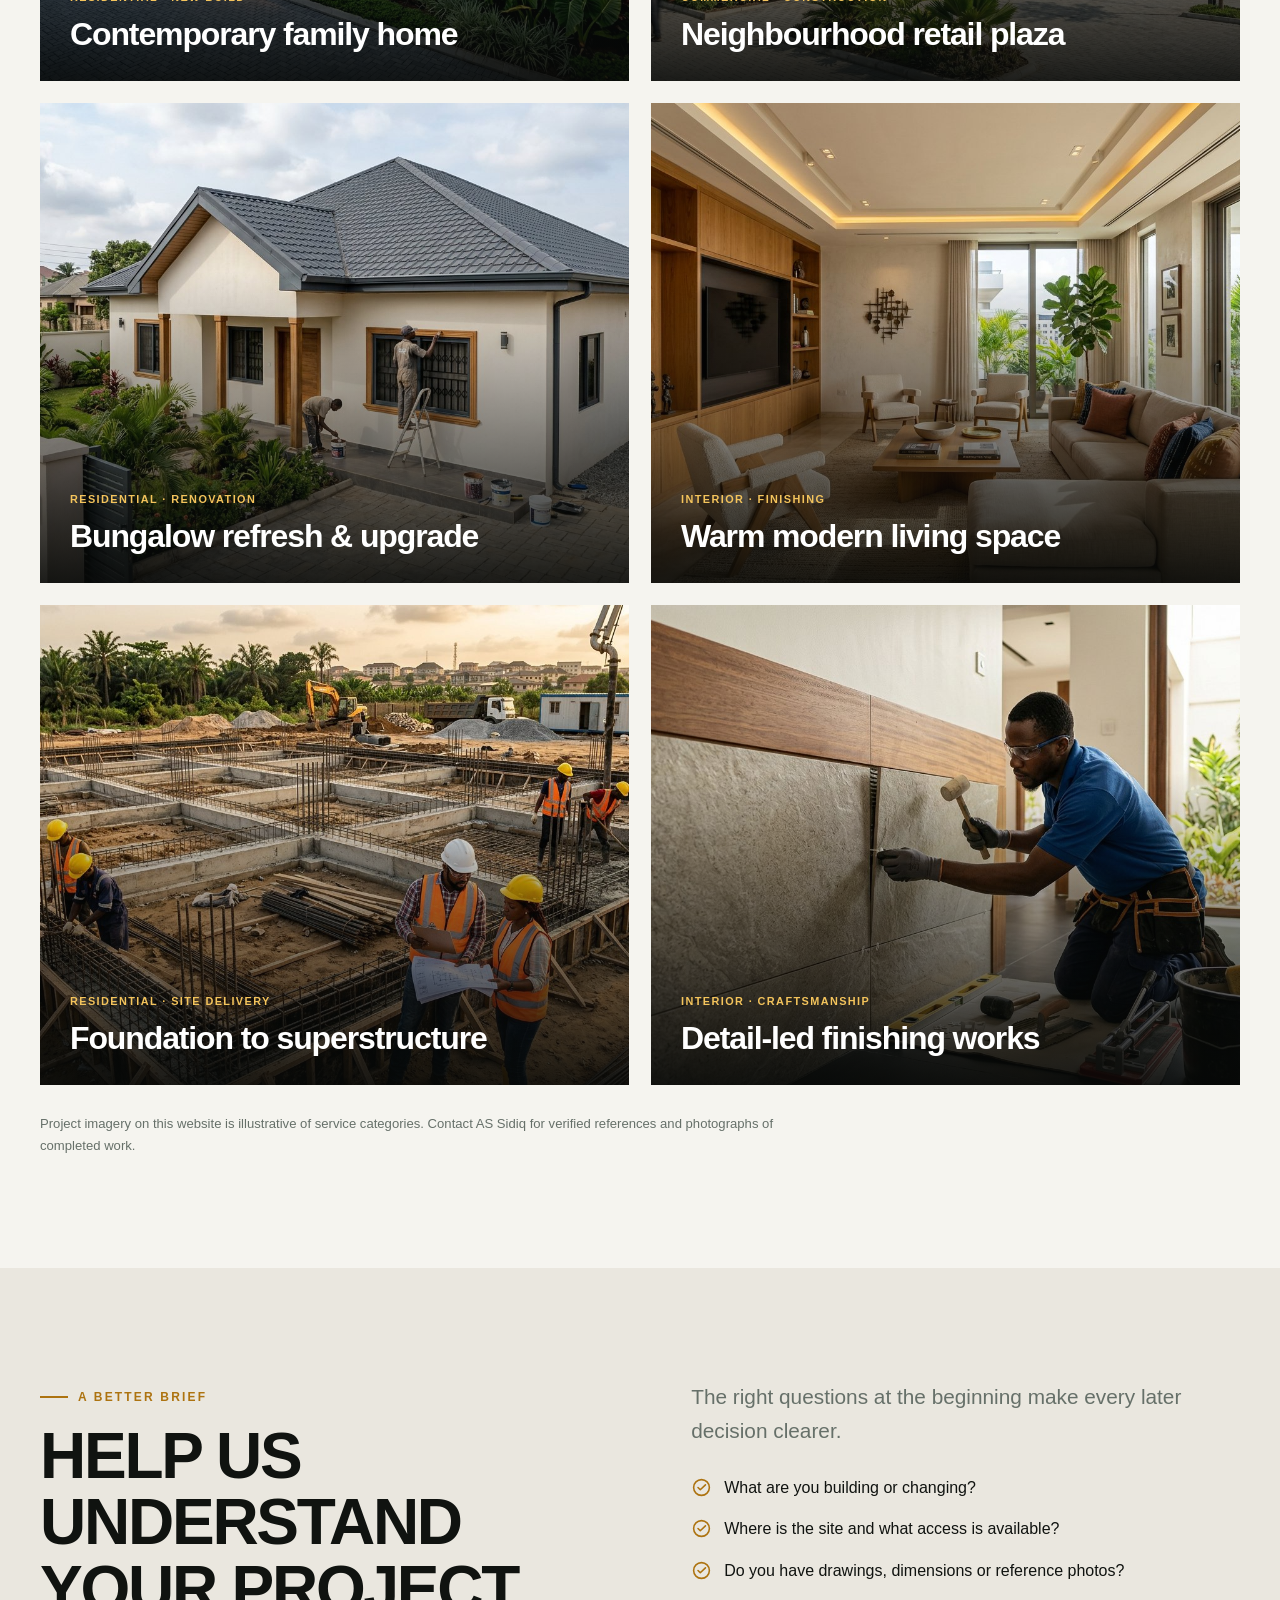
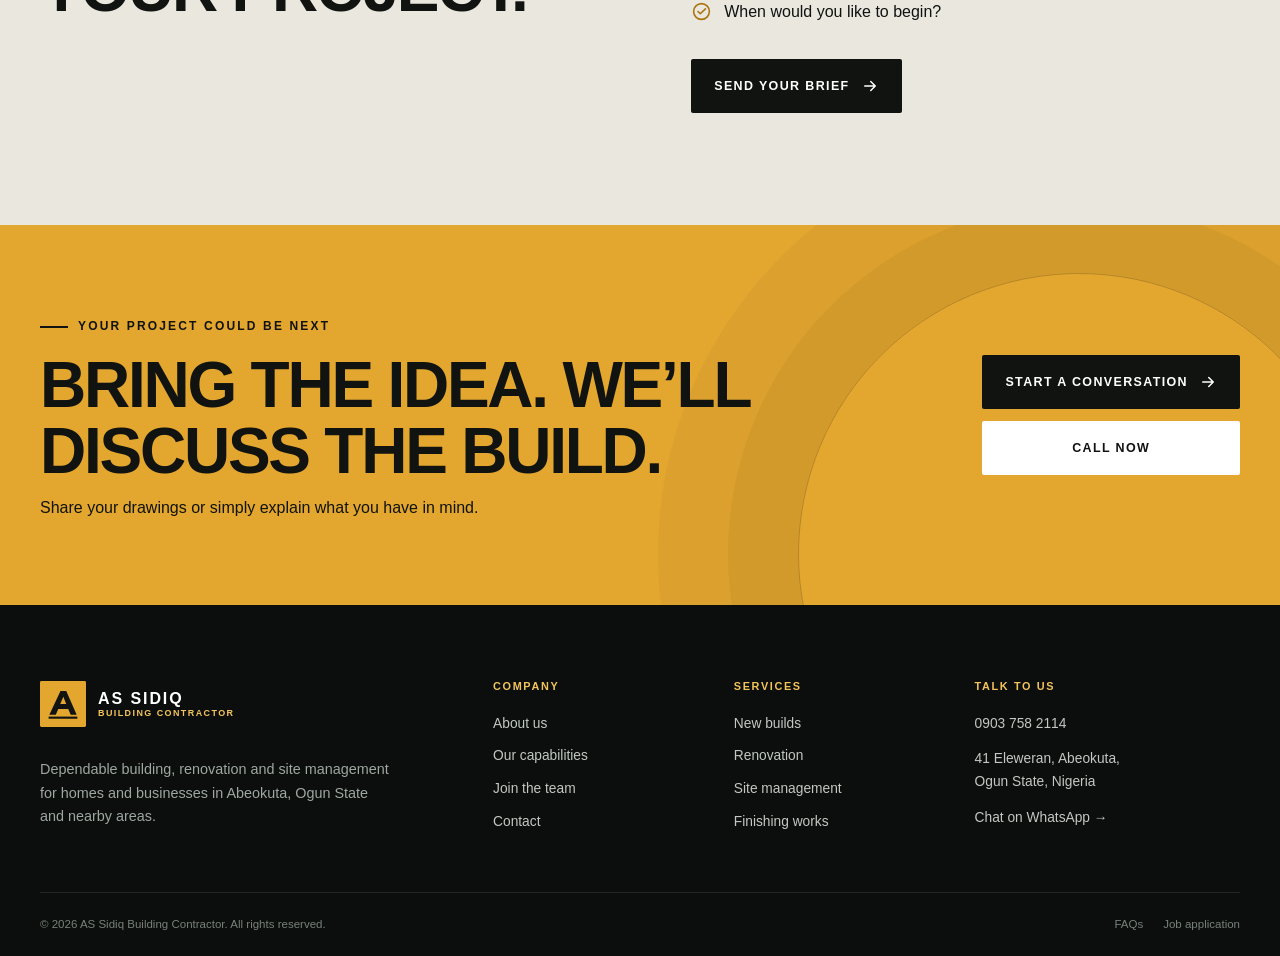
<file: projects.html>
<!doctype html>
<html lang="en">
<head>
  <meta charset="utf-8">
  <meta name="viewport" content="width=device-width, initial-scale=1">
  <title>Project Capabilities | AS Sidiq Building Contractor</title>
  <meta name="description" content="Explore residential, commercial, renovation and finishing capabilities from AS Sidiq Building Contractor in Abeokuta.">
  <meta name="theme-color" content="#101310">
  <link rel="canonical" href="https://contractorsidiq.netlify.app/projects.html">
  <link rel="icon" href="favicon.svg" type="image/svg+xml">
  <link rel="preload" href="assets/images/project-residential.jpg" as="image">
  <link rel="stylesheet" href="assets/css/styles.css">
  <meta property="og:title" content="Project Capabilities | AS Sidiq Building Contractor">
  <meta property="og:description" content="Explore residential, commercial, renovation and finishing capabilities from AS Sidiq Building Contractor in Abeokuta.">
  <meta property="og:type" content="website">
  <meta property="og:url" content="https://contractorsidiq.netlify.app/projects.html">
  <meta property="og:image" content="https://contractorsidiq.netlify.app/assets/images/project-residential.jpg">
  <script type="application/ld+json">{
    "@context":"https://schema.org",
    "@type":"GeneralContractor",
    "name":"AS Sidiq Building Contractor",
    "url":"https://contractorsidiq.netlify.app/",
    "telephone":"+2349037582114",
    "image":"https://contractorsidiq.netlify.app/assets/images/hero-construction.jpg",
    "address":{"@type":"PostalAddress","streetAddress":"41, Eleweran","addressLocality":"Abeokuta","addressRegion":"Ogun State","addressCountry":"NG"},
    "areaServed":"Ogun State",
    "aggregateRating":{"@type":"AggregateRating","ratingValue":"5.0","reviewCount":"5"}
  }</script>
</head>
<body data-page="projects.html">

<svg aria-hidden="true" width="0" height="0" style="position:absolute;overflow:hidden">
  <symbol id="i-arrow" viewBox="0 0 24 24"><path d="M5 12h14M13 6l6 6-6 6" fill="none" stroke="currentColor" stroke-width="2" stroke-linecap="round" stroke-linejoin="round"/></symbol>
  <symbol id="i-phone" viewBox="0 0 24 24"><path d="M5.1 3.7 8 3l2 4.8-2.1 1.4a15.8 15.8 0 0 0 6.9 6.9l1.4-2.1 4.8 2-.7 2.9a2.3 2.3 0 0 1-2.3 1.8C9.9 20.7 3.3 14.1 3.3 6a2.3 2.3 0 0 1 1.8-2.3Z" fill="none" stroke="currentColor" stroke-width="1.8" stroke-linecap="round" stroke-linejoin="round"/></symbol>
  <symbol id="i-pin" viewBox="0 0 24 24"><path d="M20 10c0 5-8 11-8 11S4 15 4 10a8 8 0 1 1 16 0Z" fill="none" stroke="currentColor" stroke-width="1.8"/><circle cx="12" cy="10" r="2.5" fill="none" stroke="currentColor" stroke-width="1.8"/></symbol>
  <symbol id="i-clock" viewBox="0 0 24 24"><circle cx="12" cy="12" r="9" fill="none" stroke="currentColor" stroke-width="1.8"/><path d="M12 7v5l3 2" fill="none" stroke="currentColor" stroke-width="1.8" stroke-linecap="round"/></symbol>
  <symbol id="i-chat" viewBox="0 0 24 24"><path d="M20 11.5a8 8 0 0 1-11.8 7L4 20l1.5-4A8 8 0 1 1 20 11.5Z" fill="none" stroke="currentColor" stroke-width="1.8" stroke-linejoin="round"/><path d="M8.6 8.3c.5 3 2.7 5.3 5.8 5.9" fill="none" stroke="currentColor" stroke-width="1.8" stroke-linecap="round"/></symbol>
  <symbol id="i-check" viewBox="0 0 24 24"><circle cx="12" cy="12" r="9" fill="none" stroke="currentColor" stroke-width="1.8"/><path d="m8 12 2.6 2.6L16.5 9" fill="none" stroke="currentColor" stroke-width="1.8" stroke-linecap="round" stroke-linejoin="round"/></symbol>
  <symbol id="i-home" viewBox="0 0 24 24"><path d="m3 11 9-8 9 8v9H7v-7h5v7" fill="none" stroke="currentColor" stroke-width="1.7" stroke-linecap="round" stroke-linejoin="round"/></symbol>
  <symbol id="i-building" viewBox="0 0 24 24"><path d="M4 21V5l10-2v18M14 8h6v13M8 8h2M8 12h2M8 16h2M17 12h1M17 16h1M2 21h20" fill="none" stroke="currentColor" stroke-width="1.7" stroke-linecap="round" stroke-linejoin="round"/></symbol>
  <symbol id="i-tools" viewBox="0 0 24 24"><path d="m14.5 6.5 3-3a4 4 0 0 1-5 5L6 15l3 3 6.5-6.5a4 4 0 0 1 5-5l-3 3-3-3Z" fill="none" stroke="currentColor" stroke-width="1.6" stroke-linecap="round" stroke-linejoin="round"/><path d="m5 13-2 2 6 6 2-2" fill="none" stroke="currentColor" stroke-width="1.6"/></symbol>
  <symbol id="i-plan" viewBox="0 0 24 24"><path d="M5 3h12l2 2v16H5V3Z" fill="none" stroke="currentColor" stroke-width="1.7"/><path d="M9 8h6M9 12h6M9 16h3M15 3v4h4" fill="none" stroke="currentColor" stroke-width="1.7" stroke-linecap="round"/></symbol>
  <symbol id="i-hardhat" viewBox="0 0 24 24"><path d="M4 15a8 8 0 0 1 16 0M2 15h20v3H2zM9 7v5M15 7v5" fill="none" stroke="currentColor" stroke-width="1.7" stroke-linecap="round" stroke-linejoin="round"/></symbol>
  <symbol id="i-shield" viewBox="0 0 24 24"><path d="M12 3 20 6v6c0 5-3.4 8-8 9-4.6-1-8-4-8-9V6l8-3Z" fill="none" stroke="currentColor" stroke-width="1.7"/><path d="m8.5 12 2.2 2.2 4.8-5" fill="none" stroke="currentColor" stroke-width="1.7" stroke-linecap="round"/></symbol>
  <symbol id="i-users" viewBox="0 0 24 24"><circle cx="9" cy="8" r="3" fill="none" stroke="currentColor" stroke-width="1.7"/><path d="M3 20v-2a6 6 0 0 1 12 0v2M16 5a3 3 0 0 1 0 6M17 14a5 5 0 0 1 4 5v1" fill="none" stroke="currentColor" stroke-width="1.7" stroke-linecap="round"/></symbol>
  <symbol id="i-mail" viewBox="0 0 24 24"><path d="M3 5h18v14H3z" fill="none" stroke="currentColor" stroke-width="1.7"/><path d="m4 6 8 7 8-7" fill="none" stroke="currentColor" stroke-width="1.7" stroke-linecap="round" stroke-linejoin="round"/></symbol>
  <symbol id="i-upload" viewBox="0 0 24 24"><path d="M12 16V4M7 9l5-5 5 5M4 15v5h16v-5" fill="none" stroke="currentColor" stroke-width="1.8" stroke-linecap="round" stroke-linejoin="round"/></symbol>
  <symbol id="i-eye" viewBox="0 0 24 24"><path d="M2.5 12s3.5-6 9.5-6 9.5 6 9.5 6-3.5 6-9.5 6-9.5-6-9.5-6Z" fill="none" stroke="currentColor" stroke-width="1.7"/><circle cx="12" cy="12" r="2.5" fill="none" stroke="currentColor" stroke-width="1.7"/></symbol>
  <symbol id="i-handshake" viewBox="0 0 24 24"><path d="m9 11 2-2c1-1 2-1 3 0l4 4M2 12l4-5 4 3M22 12l-4-5-4 2M7 15l3 3c1 1 2 1 3 0l5-5M5 13l-1 1M19 13l1 1" fill="none" stroke="currentColor" stroke-width="1.6" stroke-linecap="round" stroke-linejoin="round"/></symbol>
</svg>

<a class="skip-link" href="#main-content">Skip to content</a>
<div class="topbar">
  <div class="container topbar__inner">
    <div class="topbar__group">
      <span class="topbar__item"><svg><use href="#i-pin"/></svg>41 Eleweran, Abeokuta, Ogun State</span>
    </div>
    <div class="topbar__group">
      <span class="topbar__item topbar__item--location"><svg><use href="#i-clock"/></svg>Site visits by appointment</span>
      <a class="topbar__item" href="tel:+2349037582114"><svg><use href="#i-phone"/></svg>0903 758 2114</a>
    </div>
  </div>
</div>
<header class="site-header">
  <nav class="nav container" aria-label="Primary navigation">
    <a class="brand" href="index.html" aria-label="AS Sidiq Building Contractor home">
      <img class="brand__mark" src="assets/images/logo.svg" alt="" width="46" height="46">
      <span class="brand__text"><strong>AS SIDIQ</strong><small>BUILDING CONTRACTOR</small></span>
    </a>
    <button class="nav__toggle" type="button" aria-label="Open navigation" aria-expanded="false" aria-controls="nav-panel"><span class="nav__toggle-lines"></span></button>
    <div class="nav__panel" id="nav-panel">
      <div class="nav__links">
        <a class="nav__link" href="index.html">Home</a>
        <a class="nav__link" href="about.html">About</a>
        <a class="nav__link" href="services.html">Services</a>
        <a class="nav__link" href="projects.html">Projects</a>
        <a class="nav__link" href="careers.html">Careers</a>
        <a class="nav__link" href="contact.html">Contact</a>
      </div>
      <a class="btn btn--sm" href="contact.html#quote">Request a quote <svg><use href="#i-arrow"/></svg></a>
    </div>
  </nav>
</header>

<main id="main-content">
  <section class="page-hero"><div class="page-hero__media" style="background-image:url('assets/images/project-residential.jpg')"></div><div class="container page-hero__inner"><nav class="breadcrumbs" aria-label="Breadcrumb"><a href="index.html">Home</a><span>/</span>Projects</nav><span class="eyebrow">What we can deliver</span><h1>Built for the way you live and work.</h1><p>Explore the residential, commercial, renovation and finishing capabilities we can bring to your property.</p></div></section>
  <section class="section"><div class="container"><div class="section-head reveal"><div><span class="eyebrow">Project capabilities</span><h2>What are you planning?</h2></div><p class="section-head__copy">Filter by service area. Ask our team for current site references and verified project photographs relevant to your brief.</p></div>
    <div class="filter-bar reveal" aria-label="Filter project capabilities"><button class="filter-btn is-active" type="button" data-filter="all" aria-pressed="true">All</button><button class="filter-btn" type="button" data-filter="residential" aria-pressed="false">Residential</button><button class="filter-btn" type="button" data-filter="commercial" aria-pressed="false">Commercial</button><button class="filter-btn" type="button" data-filter="renovation" aria-pressed="false">Renovation</button><button class="filter-btn" type="button" data-filter="finishing" aria-pressed="false">Finishing</button></div>
    <div class="gallery-grid">
      <article class="gallery-card reveal" data-category="residential"><img src="assets/images/project-residential.jpg" alt="Contemporary family home capability" loading="lazy"><div class="gallery-card__body"><span>Residential · New build</span><h3>Contemporary family home</h3></div></article>
      <article class="gallery-card reveal reveal-delay-1" data-category="commercial"><img src="assets/images/project-commercial.jpg" alt="Commercial plaza capability" loading="lazy"><div class="gallery-card__body"><span>Commercial · Construction</span><h3>Neighbourhood retail plaza</h3></div></article>
      <article class="gallery-card reveal" data-category="renovation"><img src="assets/images/project-renovation.jpg" alt="Renovated bungalow capability" loading="lazy"><div class="gallery-card__body"><span>Residential · Renovation</span><h3>Bungalow refresh & upgrade</h3></div></article>
      <article class="gallery-card reveal reveal-delay-1" data-category="finishing"><img src="assets/images/project-interior.jpg" alt="Contemporary interior finishing capability" loading="lazy"><div class="gallery-card__body"><span>Interior · Finishing</span><h3>Warm modern living space</h3></div></article>
      <article class="gallery-card reveal" data-category="residential"><img src="assets/images/project-sitework.jpg" alt="Organised residential construction site" loading="lazy"><div class="gallery-card__body"><span>Residential · Site delivery</span><h3>Foundation to superstructure</h3></div></article>
      <article class="gallery-card reveal reveal-delay-1" data-category="finishing"><img src="assets/images/project-finishing.jpg" alt="Artisan completing precise wall finishes" loading="lazy"><div class="gallery-card__body"><span>Interior · Craftsmanship</span><h3>Detail-led finishing works</h3></div></article>
    </div>
    <p class="gallery-note">Project imagery on this website is illustrative of service categories. Contact AS Sidiq for verified references and photographs of completed work.</p>
  </div></section>
  <section class="section section--paper2"><div class="container split split--top"><div class="reveal"><span class="eyebrow">A better brief</span><h2>Help us understand your project.</h2></div><div class="reveal reveal-delay-1"><p class="lede">The right questions at the beginning make every later decision clearer.</p><ul class="check-list"><li><svg><use href="#i-check"/></svg><span>What are you building or changing?</span></li><li><svg><use href="#i-check"/></svg><span>Where is the site and what access is available?</span></li><li><svg><use href="#i-check"/></svg><span>Do you have drawings, dimensions or reference photos?</span></li><li><svg><use href="#i-check"/></svg><span>When would you like to begin?</span></li></ul><div class="actions"><a class="btn btn--dark" href="contact.html#quote">Send your brief <svg><use href="#i-arrow"/></svg></a></div></div></div></section>
  <section class="cta-block"><div class="container cta-block__inner"><div><span class="eyebrow">Your project could be next</span><h2>Bring the idea. We’ll discuss the build.</h2><p>Share your drawings or simply explain what you have in mind.</p></div><div class="cta-block__actions"><a class="btn btn--dark" href="contact.html">Start a conversation <svg><use href="#i-arrow"/></svg></a><a class="btn btn--light" href="tel:+2349037582114">Call now</a></div></div></section>
</main>

<footer class="site-footer">
  <div class="container footer-main">
    <div class="footer-brand">
      <a class="brand" href="index.html"><img class="brand__mark" src="assets/images/logo.svg" alt="" width="46" height="46"><span class="brand__text"><strong>AS SIDIQ</strong><small>BUILDING CONTRACTOR</small></span></a>
      <p>Dependable building, renovation and site management for homes and businesses in Abeokuta, Ogun State and nearby areas.</p>
    </div>
    <div>
      <h2 class="footer-title">Company</h2>
      <div class="footer-links"><a href="about.html">About us</a><a href="projects.html">Our capabilities</a><a href="careers.html">Join the team</a><a href="contact.html">Contact</a></div>
    </div>
    <div>
      <h2 class="footer-title">Services</h2>
      <div class="footer-links"><a href="services.html#new-builds">New builds</a><a href="services.html#renovation">Renovation</a><a href="services.html#management">Site management</a><a href="services.html#finishing">Finishing works</a></div>
    </div>
    <div>
      <h2 class="footer-title">Talk to us</h2>
      <div class="footer-contact"><a href="tel:+2349037582114">0903 758 2114</a><span>41 Eleweran, Abeokuta,<br>Ogun State, Nigeria</span><a href="https://wa.me/2349037582114?text=Hello%20AS%20Sidiq%2C%20I%20would%20like%20to%20discuss%20a%20building%20project." target="_blank" rel="noopener">Chat on WhatsApp →</a></div>
    </div>
  </div>
  <div class="container footer-bottom"><span>© <span data-year></span> AS Sidiq Building Contractor. All rights reserved.</span><div class="footer-bottom__links"><a href="contact.html#faq">FAQs</a><a href="careers.html#apply">Job application</a></div></div>
</footer>
<a class="whatsapp-float" href="https://wa.me/2349037582114?text=Hello%20AS%20Sidiq%2C%20I%20would%20like%20to%20discuss%20a%20building%20project." target="_blank" rel="noopener" aria-label="Chat with AS Sidiq on WhatsApp"><svg><use href="#i-chat"/></svg></a>
<script src="assets/js/main.js" defer></script>
</body>
</html>
</file>
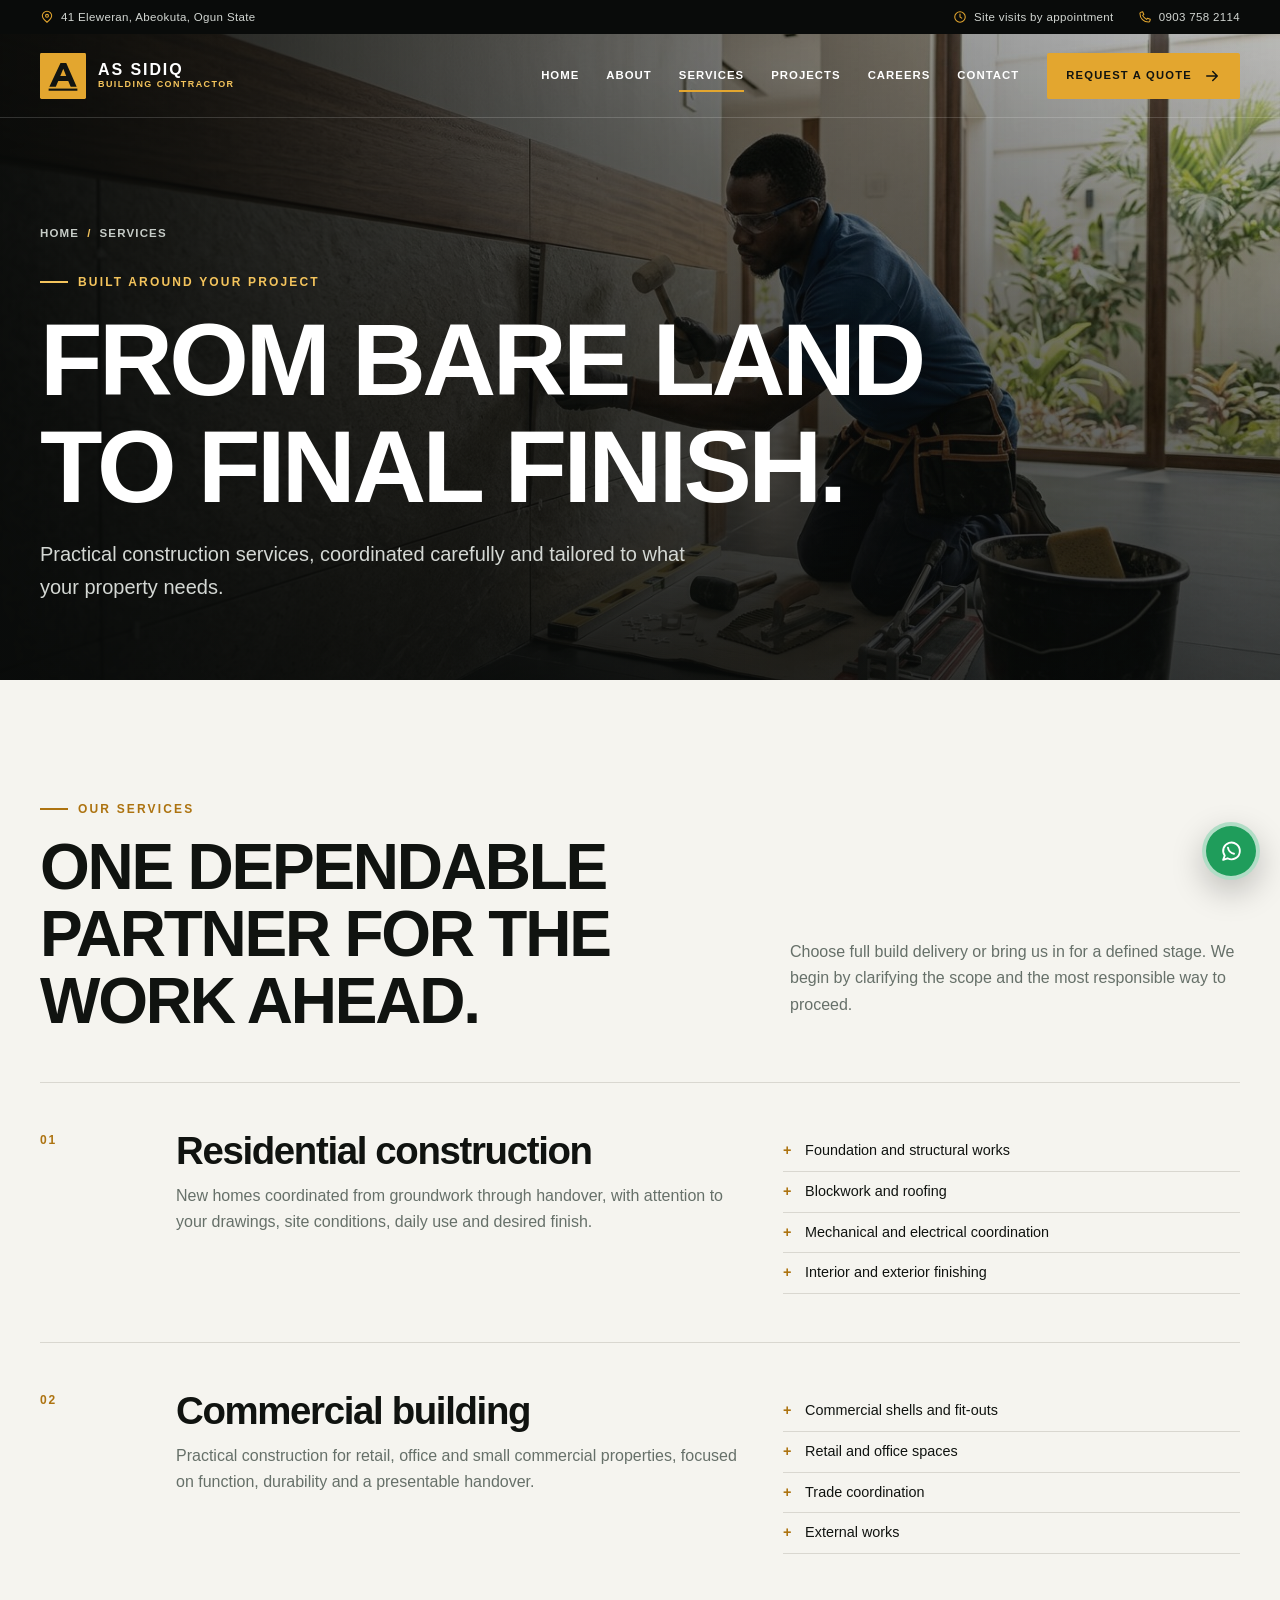
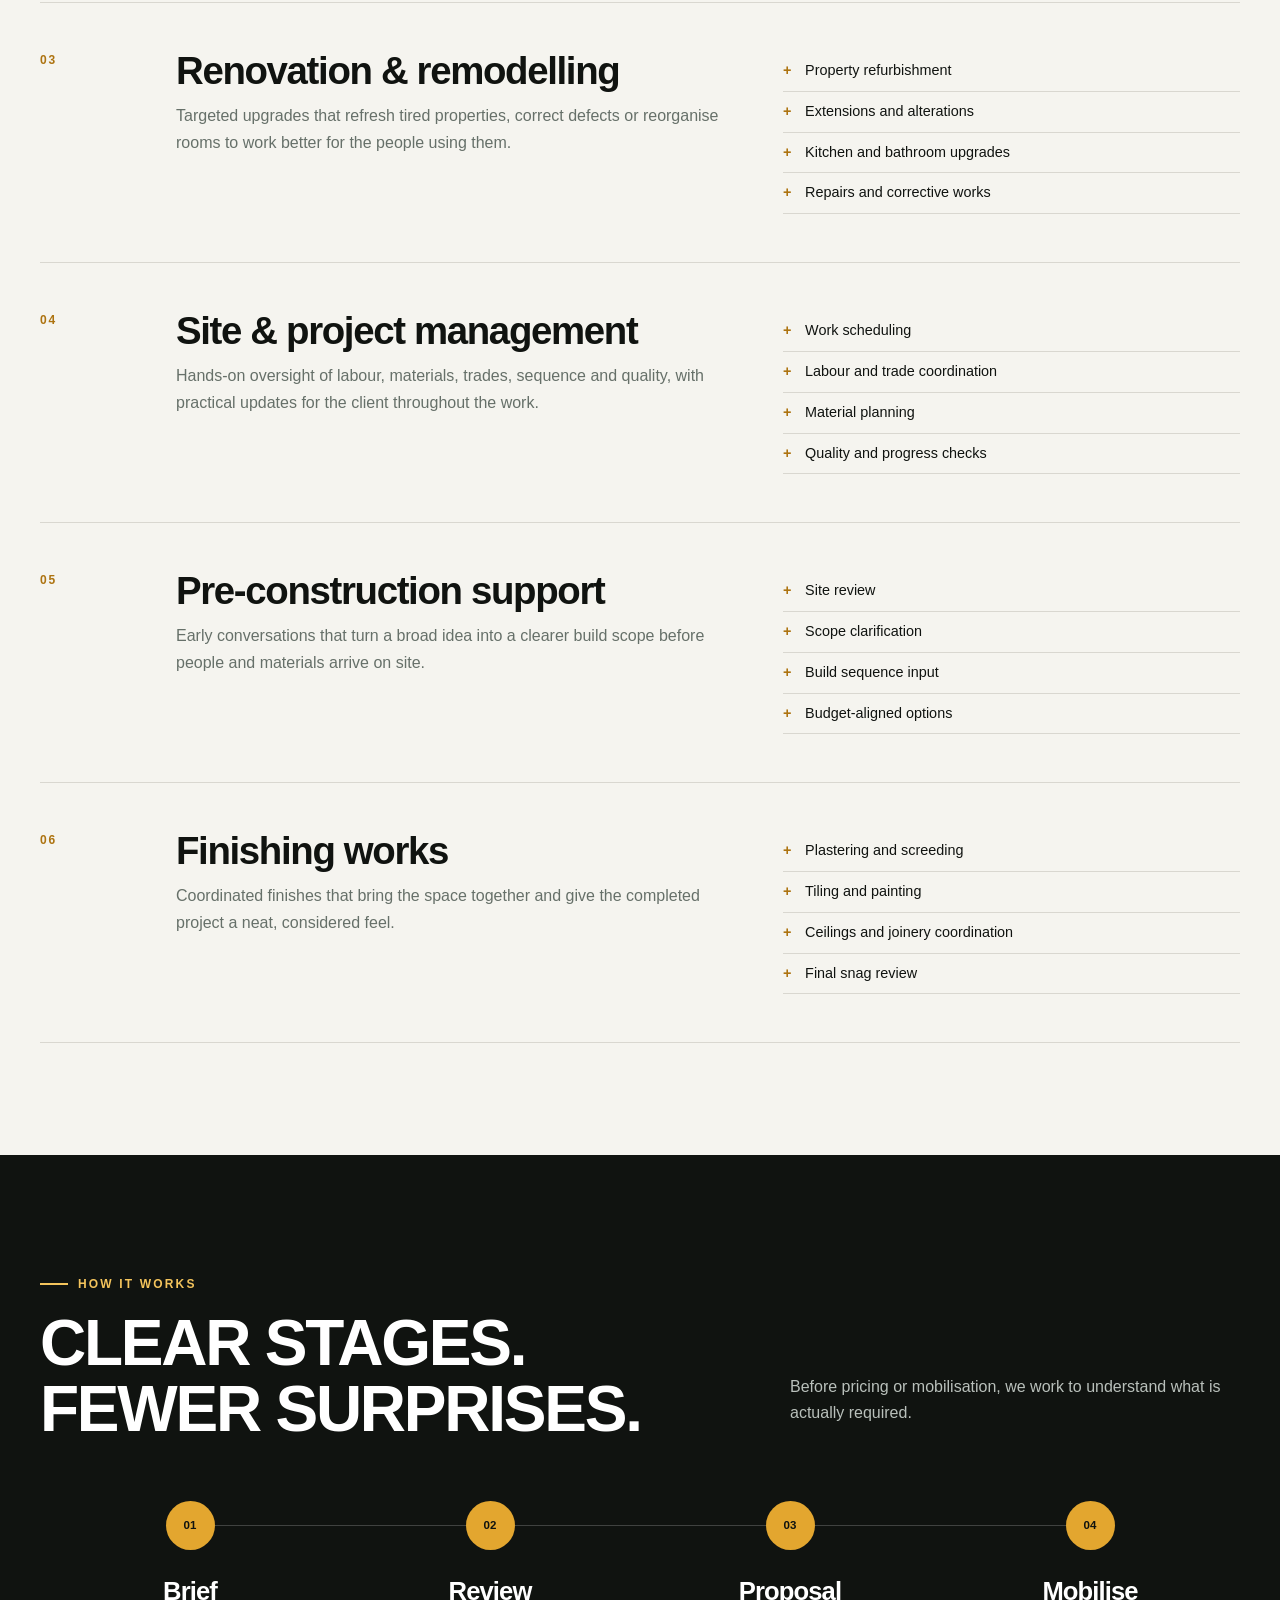
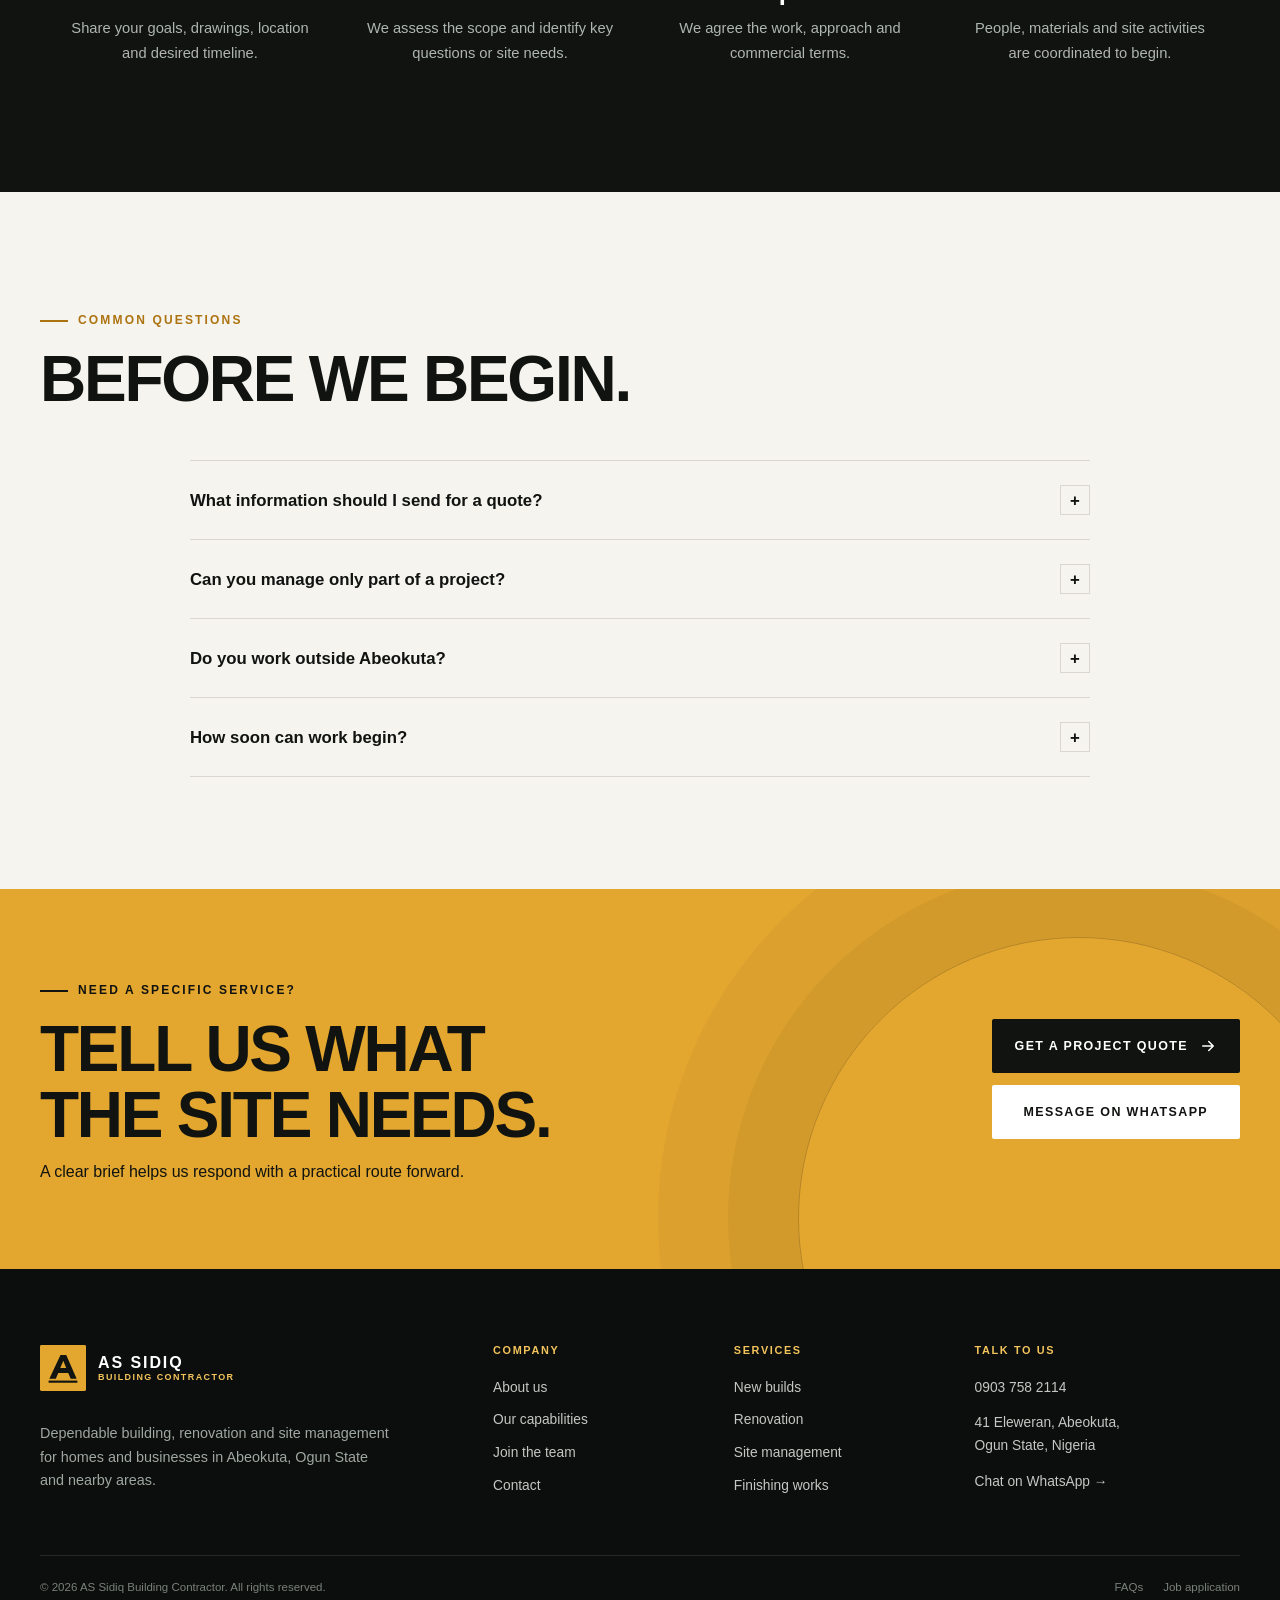
<file: services.html>
<!doctype html>
<html lang="en">
<head>
  <meta charset="utf-8">
  <meta name="viewport" content="width=device-width, initial-scale=1">
  <title>Construction Services | AS Sidiq Building Contractor</title>
  <meta name="description" content="Residential builds, commercial construction, renovations, site management and finishing works in Abeokuta and Ogun State.">
  <meta name="theme-color" content="#101310">
  <link rel="canonical" href="https://contractorsidiq.netlify.app/services.html">
  <link rel="icon" href="favicon.svg" type="image/svg+xml">
  <link rel="preload" href="assets/images/project-finishing.jpg" as="image">
  <link rel="stylesheet" href="assets/css/styles.css">
  <meta property="og:title" content="Construction Services | AS Sidiq Building Contractor">
  <meta property="og:description" content="Residential builds, commercial construction, renovations, site management and finishing works in Abeokuta and Ogun State.">
  <meta property="og:type" content="website">
  <meta property="og:url" content="https://contractorsidiq.netlify.app/services.html">
  <meta property="og:image" content="https://contractorsidiq.netlify.app/assets/images/project-finishing.jpg">
  <script type="application/ld+json">{
    "@context":"https://schema.org",
    "@type":"GeneralContractor",
    "name":"AS Sidiq Building Contractor",
    "url":"https://contractorsidiq.netlify.app/",
    "telephone":"+2349037582114",
    "image":"https://contractorsidiq.netlify.app/assets/images/hero-construction.jpg",
    "address":{"@type":"PostalAddress","streetAddress":"41, Eleweran","addressLocality":"Abeokuta","addressRegion":"Ogun State","addressCountry":"NG"},
    "areaServed":"Ogun State",
    "aggregateRating":{"@type":"AggregateRating","ratingValue":"5.0","reviewCount":"5"}
  }</script>
</head>
<body data-page="services.html">

<svg aria-hidden="true" width="0" height="0" style="position:absolute;overflow:hidden">
  <symbol id="i-arrow" viewBox="0 0 24 24"><path d="M5 12h14M13 6l6 6-6 6" fill="none" stroke="currentColor" stroke-width="2" stroke-linecap="round" stroke-linejoin="round"/></symbol>
  <symbol id="i-phone" viewBox="0 0 24 24"><path d="M5.1 3.7 8 3l2 4.8-2.1 1.4a15.8 15.8 0 0 0 6.9 6.9l1.4-2.1 4.8 2-.7 2.9a2.3 2.3 0 0 1-2.3 1.8C9.9 20.7 3.3 14.1 3.3 6a2.3 2.3 0 0 1 1.8-2.3Z" fill="none" stroke="currentColor" stroke-width="1.8" stroke-linecap="round" stroke-linejoin="round"/></symbol>
  <symbol id="i-pin" viewBox="0 0 24 24"><path d="M20 10c0 5-8 11-8 11S4 15 4 10a8 8 0 1 1 16 0Z" fill="none" stroke="currentColor" stroke-width="1.8"/><circle cx="12" cy="10" r="2.5" fill="none" stroke="currentColor" stroke-width="1.8"/></symbol>
  <symbol id="i-clock" viewBox="0 0 24 24"><circle cx="12" cy="12" r="9" fill="none" stroke="currentColor" stroke-width="1.8"/><path d="M12 7v5l3 2" fill="none" stroke="currentColor" stroke-width="1.8" stroke-linecap="round"/></symbol>
  <symbol id="i-chat" viewBox="0 0 24 24"><path d="M20 11.5a8 8 0 0 1-11.8 7L4 20l1.5-4A8 8 0 1 1 20 11.5Z" fill="none" stroke="currentColor" stroke-width="1.8" stroke-linejoin="round"/><path d="M8.6 8.3c.5 3 2.7 5.3 5.8 5.9" fill="none" stroke="currentColor" stroke-width="1.8" stroke-linecap="round"/></symbol>
  <symbol id="i-check" viewBox="0 0 24 24"><circle cx="12" cy="12" r="9" fill="none" stroke="currentColor" stroke-width="1.8"/><path d="m8 12 2.6 2.6L16.5 9" fill="none" stroke="currentColor" stroke-width="1.8" stroke-linecap="round" stroke-linejoin="round"/></symbol>
  <symbol id="i-home" viewBox="0 0 24 24"><path d="m3 11 9-8 9 8v9H7v-7h5v7" fill="none" stroke="currentColor" stroke-width="1.7" stroke-linecap="round" stroke-linejoin="round"/></symbol>
  <symbol id="i-building" viewBox="0 0 24 24"><path d="M4 21V5l10-2v18M14 8h6v13M8 8h2M8 12h2M8 16h2M17 12h1M17 16h1M2 21h20" fill="none" stroke="currentColor" stroke-width="1.7" stroke-linecap="round" stroke-linejoin="round"/></symbol>
  <symbol id="i-tools" viewBox="0 0 24 24"><path d="m14.5 6.5 3-3a4 4 0 0 1-5 5L6 15l3 3 6.5-6.5a4 4 0 0 1 5-5l-3 3-3-3Z" fill="none" stroke="currentColor" stroke-width="1.6" stroke-linecap="round" stroke-linejoin="round"/><path d="m5 13-2 2 6 6 2-2" fill="none" stroke="currentColor" stroke-width="1.6"/></symbol>
  <symbol id="i-plan" viewBox="0 0 24 24"><path d="M5 3h12l2 2v16H5V3Z" fill="none" stroke="currentColor" stroke-width="1.7"/><path d="M9 8h6M9 12h6M9 16h3M15 3v4h4" fill="none" stroke="currentColor" stroke-width="1.7" stroke-linecap="round"/></symbol>
  <symbol id="i-hardhat" viewBox="0 0 24 24"><path d="M4 15a8 8 0 0 1 16 0M2 15h20v3H2zM9 7v5M15 7v5" fill="none" stroke="currentColor" stroke-width="1.7" stroke-linecap="round" stroke-linejoin="round"/></symbol>
  <symbol id="i-shield" viewBox="0 0 24 24"><path d="M12 3 20 6v6c0 5-3.4 8-8 9-4.6-1-8-4-8-9V6l8-3Z" fill="none" stroke="currentColor" stroke-width="1.7"/><path d="m8.5 12 2.2 2.2 4.8-5" fill="none" stroke="currentColor" stroke-width="1.7" stroke-linecap="round"/></symbol>
  <symbol id="i-users" viewBox="0 0 24 24"><circle cx="9" cy="8" r="3" fill="none" stroke="currentColor" stroke-width="1.7"/><path d="M3 20v-2a6 6 0 0 1 12 0v2M16 5a3 3 0 0 1 0 6M17 14a5 5 0 0 1 4 5v1" fill="none" stroke="currentColor" stroke-width="1.7" stroke-linecap="round"/></symbol>
  <symbol id="i-mail" viewBox="0 0 24 24"><path d="M3 5h18v14H3z" fill="none" stroke="currentColor" stroke-width="1.7"/><path d="m4 6 8 7 8-7" fill="none" stroke="currentColor" stroke-width="1.7" stroke-linecap="round" stroke-linejoin="round"/></symbol>
  <symbol id="i-upload" viewBox="0 0 24 24"><path d="M12 16V4M7 9l5-5 5 5M4 15v5h16v-5" fill="none" stroke="currentColor" stroke-width="1.8" stroke-linecap="round" stroke-linejoin="round"/></symbol>
  <symbol id="i-eye" viewBox="0 0 24 24"><path d="M2.5 12s3.5-6 9.5-6 9.5 6 9.5 6-3.5 6-9.5 6-9.5-6-9.5-6Z" fill="none" stroke="currentColor" stroke-width="1.7"/><circle cx="12" cy="12" r="2.5" fill="none" stroke="currentColor" stroke-width="1.7"/></symbol>
  <symbol id="i-handshake" viewBox="0 0 24 24"><path d="m9 11 2-2c1-1 2-1 3 0l4 4M2 12l4-5 4 3M22 12l-4-5-4 2M7 15l3 3c1 1 2 1 3 0l5-5M5 13l-1 1M19 13l1 1" fill="none" stroke="currentColor" stroke-width="1.6" stroke-linecap="round" stroke-linejoin="round"/></symbol>
</svg>

<a class="skip-link" href="#main-content">Skip to content</a>
<div class="topbar">
  <div class="container topbar__inner">
    <div class="topbar__group">
      <span class="topbar__item"><svg><use href="#i-pin"/></svg>41 Eleweran, Abeokuta, Ogun State</span>
    </div>
    <div class="topbar__group">
      <span class="topbar__item topbar__item--location"><svg><use href="#i-clock"/></svg>Site visits by appointment</span>
      <a class="topbar__item" href="tel:+2349037582114"><svg><use href="#i-phone"/></svg>0903 758 2114</a>
    </div>
  </div>
</div>
<header class="site-header">
  <nav class="nav container" aria-label="Primary navigation">
    <a class="brand" href="index.html" aria-label="AS Sidiq Building Contractor home">
      <img class="brand__mark" src="assets/images/logo.svg" alt="" width="46" height="46">
      <span class="brand__text"><strong>AS SIDIQ</strong><small>BUILDING CONTRACTOR</small></span>
    </a>
    <button class="nav__toggle" type="button" aria-label="Open navigation" aria-expanded="false" aria-controls="nav-panel"><span class="nav__toggle-lines"></span></button>
    <div class="nav__panel" id="nav-panel">
      <div class="nav__links">
        <a class="nav__link" href="index.html">Home</a>
        <a class="nav__link" href="about.html">About</a>
        <a class="nav__link" href="services.html">Services</a>
        <a class="nav__link" href="projects.html">Projects</a>
        <a class="nav__link" href="careers.html">Careers</a>
        <a class="nav__link" href="contact.html">Contact</a>
      </div>
      <a class="btn btn--sm" href="contact.html#quote">Request a quote <svg><use href="#i-arrow"/></svg></a>
    </div>
  </nav>
</header>

<main id="main-content">
  <section class="page-hero"><div class="page-hero__media" style="background-image:url('assets/images/project-finishing.jpg')"></div><div class="container page-hero__inner"><nav class="breadcrumbs" aria-label="Breadcrumb"><a href="index.html">Home</a><span>/</span>Services</nav><span class="eyebrow">Built around your project</span><h1>From bare land to final finish.</h1><p>Practical construction services, coordinated carefully and tailored to what your property needs.</p></div></section>
  <section class="section"><div class="container"><div class="section-head reveal"><div><span class="eyebrow">Our services</span><h2>One dependable partner for the work ahead.</h2></div><p class="section-head__copy">Choose full build delivery or bring us in for a defined stage. We begin by clarifying the scope and the most responsible way to proceed.</p></div>
    <article class="service-detail reveal" id="new-builds"><span class="service-detail__num">01</span><div><h3>Residential construction</h3><p>New homes coordinated from groundwork through handover, with attention to your drawings, site conditions, daily use and desired finish.</p></div><ul><li>Foundation and structural works</li><li>Blockwork and roofing</li><li>Mechanical and electrical coordination</li><li>Interior and exterior finishing</li></ul></article>
    <article class="service-detail reveal" id="commercial"><span class="service-detail__num">02</span><div><h3>Commercial building</h3><p>Practical construction for retail, office and small commercial properties, focused on function, durability and a presentable handover.</p></div><ul><li>Commercial shells and fit-outs</li><li>Retail and office spaces</li><li>Trade coordination</li><li>External works</li></ul></article>
    <article class="service-detail reveal" id="renovation"><span class="service-detail__num">03</span><div><h3>Renovation & remodelling</h3><p>Targeted upgrades that refresh tired properties, correct defects or reorganise rooms to work better for the people using them.</p></div><ul><li>Property refurbishment</li><li>Extensions and alterations</li><li>Kitchen and bathroom upgrades</li><li>Repairs and corrective works</li></ul></article>
    <article class="service-detail reveal" id="management"><span class="service-detail__num">04</span><div><h3>Site & project management</h3><p>Hands-on oversight of labour, materials, trades, sequence and quality, with practical updates for the client throughout the work.</p></div><ul><li>Work scheduling</li><li>Labour and trade coordination</li><li>Material planning</li><li>Quality and progress checks</li></ul></article>
    <article class="service-detail reveal" id="planning"><span class="service-detail__num">05</span><div><h3>Pre-construction support</h3><p>Early conversations that turn a broad idea into a clearer build scope before people and materials arrive on site.</p></div><ul><li>Site review</li><li>Scope clarification</li><li>Build sequence input</li><li>Budget-aligned options</li></ul></article>
    <article class="service-detail reveal" id="finishing"><span class="service-detail__num">06</span><div><h3>Finishing works</h3><p>Coordinated finishes that bring the space together and give the completed project a neat, considered feel.</p></div><ul><li>Plastering and screeding</li><li>Tiling and painting</li><li>Ceilings and joinery coordination</li><li>Final snag review</li></ul></article>
  </div></section>
  <section class="section section--dark"><div class="container"><div class="section-head reveal"><div><span class="eyebrow">How it works</span><h2>Clear stages. Fewer surprises.</h2></div><p class="section-head__copy">Before pricing or mobilisation, we work to understand what is actually required.</p></div><div class="process-grid"><div class="process-step reveal"><span class="process-step__num">01</span><h3>Brief</h3><p>Share your goals, drawings, location and desired timeline.</p></div><div class="process-step reveal reveal-delay-1"><span class="process-step__num">02</span><h3>Review</h3><p>We assess the scope and identify key questions or site needs.</p></div><div class="process-step reveal reveal-delay-2"><span class="process-step__num">03</span><h3>Proposal</h3><p>We agree the work, approach and commercial terms.</p></div><div class="process-step reveal reveal-delay-3"><span class="process-step__num">04</span><h3>Mobilise</h3><p>People, materials and site activities are coordinated to begin.</p></div></div></div></section>
  <section class="section" id="faq"><div class="container"><div class="section-head reveal"><div><span class="eyebrow">Common questions</span><h2>Before we begin.</h2></div></div><div class="faq-list reveal">
    <div class="faq-item"><button class="faq-question" type="button" aria-expanded="false"><span>What information should I send for a quote?</span><span>+</span></button><div class="faq-answer"><div><p>Your project location, drawings if available, the type of work, your preferred start period and a short description of the finish you expect. If details are still developing, send what you have and we can advise on the next step.</p></div></div></div>
    <div class="faq-item"><button class="faq-question" type="button" aria-expanded="false"><span>Can you manage only part of a project?</span><span>+</span></button><div class="faq-answer"><div><p>Yes. We can discuss full construction, a renovation package, defined finishing works or site supervision. The responsibilities and boundaries should be agreed clearly before work starts.</p></div></div></div>
    <div class="faq-item"><button class="faq-question" type="button" aria-expanded="false"><span>Do you work outside Abeokuta?</span><span>+</span></button><div class="faq-answer"><div><p>We are based in Abeokuta and can consider projects across Ogun State and nearby areas. Availability depends on the scope, location and required site presence.</p></div></div></div>
    <div class="faq-item"><button class="faq-question" type="button" aria-expanded="false"><span>How soon can work begin?</span><span>+</span></button><div class="faq-answer"><div><p>Timing depends on scope readiness, drawings, site access, materials and current commitments. Contact us with your preferred date and we will give you a realistic next step.</p></div></div></div>
  </div></div></section>
  <section class="cta-block"><div class="container cta-block__inner"><div><span class="eyebrow">Need a specific service?</span><h2>Tell us what the site needs.</h2><p>A clear brief helps us respond with a practical route forward.</p></div><div class="cta-block__actions"><a class="btn btn--dark" href="contact.html#quote">Get a project quote <svg><use href="#i-arrow"/></svg></a><a class="btn btn--light" href="https://wa.me/2349037582114" target="_blank" rel="noopener">Message on WhatsApp</a></div></div></section>
</main>

<footer class="site-footer">
  <div class="container footer-main">
    <div class="footer-brand">
      <a class="brand" href="index.html"><img class="brand__mark" src="assets/images/logo.svg" alt="" width="46" height="46"><span class="brand__text"><strong>AS SIDIQ</strong><small>BUILDING CONTRACTOR</small></span></a>
      <p>Dependable building, renovation and site management for homes and businesses in Abeokuta, Ogun State and nearby areas.</p>
    </div>
    <div>
      <h2 class="footer-title">Company</h2>
      <div class="footer-links"><a href="about.html">About us</a><a href="projects.html">Our capabilities</a><a href="careers.html">Join the team</a><a href="contact.html">Contact</a></div>
    </div>
    <div>
      <h2 class="footer-title">Services</h2>
      <div class="footer-links"><a href="services.html#new-builds">New builds</a><a href="services.html#renovation">Renovation</a><a href="services.html#management">Site management</a><a href="services.html#finishing">Finishing works</a></div>
    </div>
    <div>
      <h2 class="footer-title">Talk to us</h2>
      <div class="footer-contact"><a href="tel:+2349037582114">0903 758 2114</a><span>41 Eleweran, Abeokuta,<br>Ogun State, Nigeria</span><a href="https://wa.me/2349037582114?text=Hello%20AS%20Sidiq%2C%20I%20would%20like%20to%20discuss%20a%20building%20project." target="_blank" rel="noopener">Chat on WhatsApp →</a></div>
    </div>
  </div>
  <div class="container footer-bottom"><span>© <span data-year></span> AS Sidiq Building Contractor. All rights reserved.</span><div class="footer-bottom__links"><a href="contact.html#faq">FAQs</a><a href="careers.html#apply">Job application</a></div></div>
</footer>
<a class="whatsapp-float" href="https://wa.me/2349037582114?text=Hello%20AS%20Sidiq%2C%20I%20would%20like%20to%20discuss%20a%20building%20project." target="_blank" rel="noopener" aria-label="Chat with AS Sidiq on WhatsApp"><svg><use href="#i-chat"/></svg></a>
<script src="assets/js/main.js" defer></script>
</body>
</html>
</file>
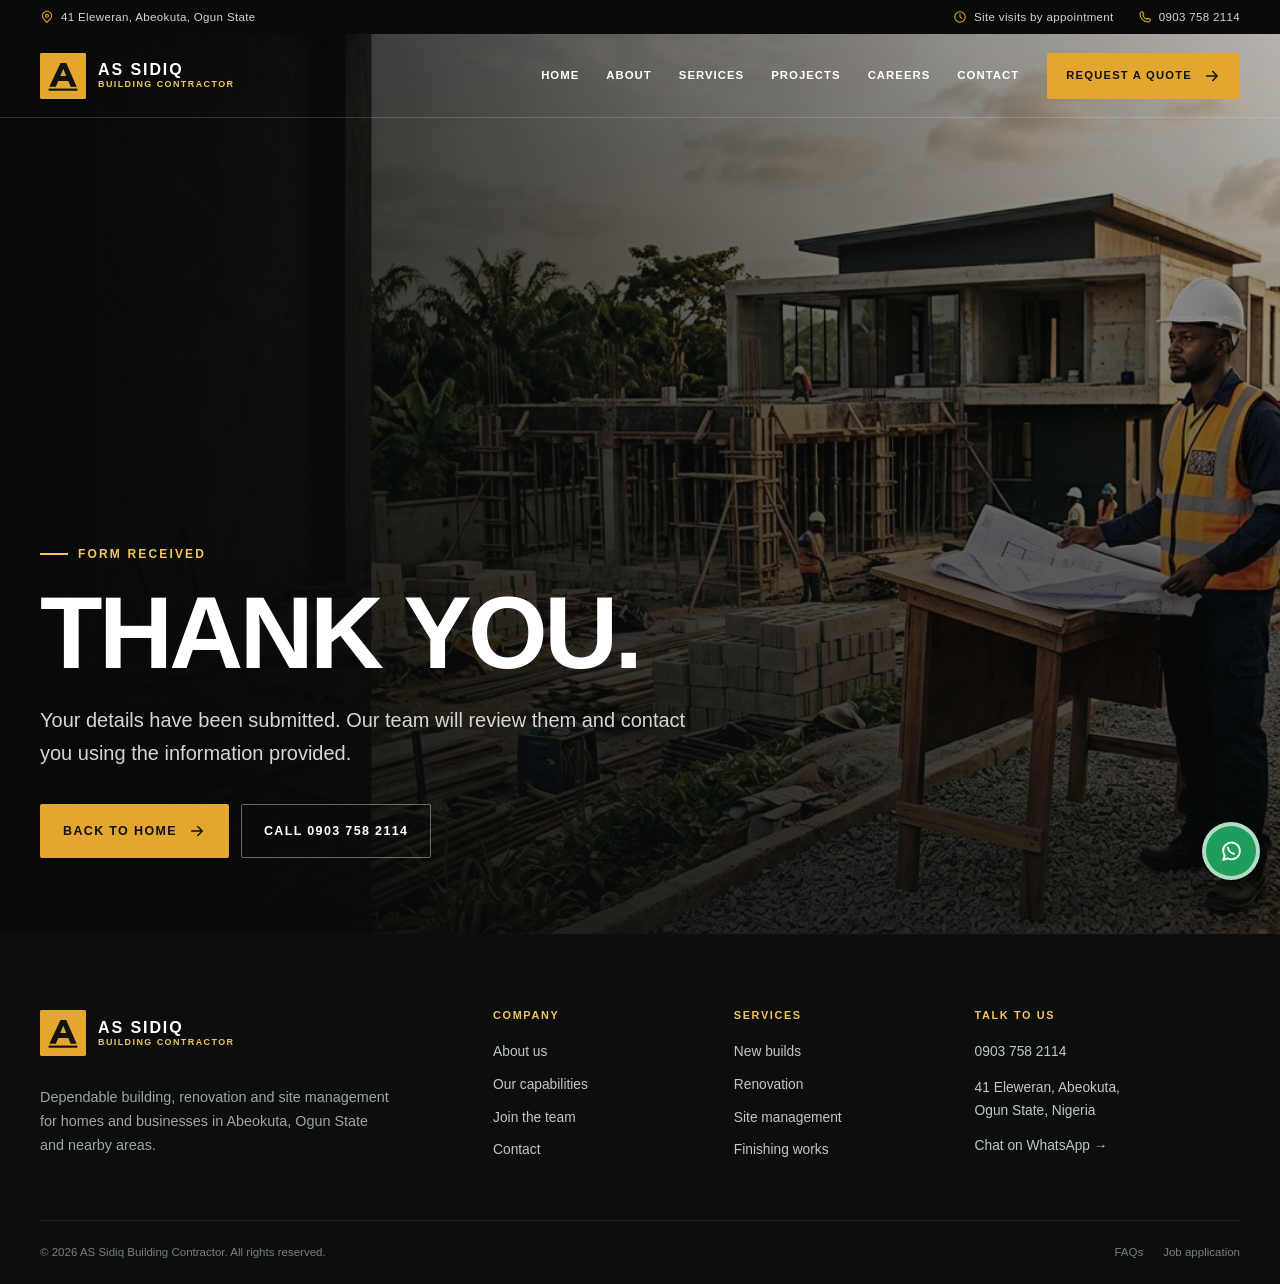
<file: thank-you.html>
<!doctype html>
<html lang="en">
<head>
  <meta charset="utf-8">
  <meta name="viewport" content="width=device-width, initial-scale=1">
  <title>Thank You | AS Sidiq Building Contractor</title>
  <meta name="description" content="Thank you for contacting AS Sidiq Building Contractor.">
  <meta name="theme-color" content="#101310">
  <link rel="canonical" href="https://contractorsidiq.netlify.app/thank-you.html">
  <link rel="icon" href="favicon.svg" type="image/svg+xml">
  <link rel="preload" href="assets/images/hero-construction.jpg" as="image">
  <link rel="stylesheet" href="assets/css/styles.css">
  <meta property="og:title" content="Thank You | AS Sidiq Building Contractor">
  <meta property="og:description" content="Thank you for contacting AS Sidiq Building Contractor.">
  <meta property="og:type" content="website">
  <meta property="og:url" content="https://contractorsidiq.netlify.app/thank-you.html">
  <meta property="og:image" content="https://contractorsidiq.netlify.app/assets/images/hero-construction.jpg">
  <script type="application/ld+json">{
    "@context":"https://schema.org",
    "@type":"GeneralContractor",
    "name":"AS Sidiq Building Contractor",
    "url":"https://contractorsidiq.netlify.app/",
    "telephone":"+2349037582114",
    "image":"https://contractorsidiq.netlify.app/assets/images/hero-construction.jpg",
    "address":{"@type":"PostalAddress","streetAddress":"41, Eleweran","addressLocality":"Abeokuta","addressRegion":"Ogun State","addressCountry":"NG"},
    "areaServed":"Ogun State",
    "aggregateRating":{"@type":"AggregateRating","ratingValue":"5.0","reviewCount":"5"}
  }</script>
</head>
<body data-page="thank-you.html">

<svg aria-hidden="true" width="0" height="0" style="position:absolute;overflow:hidden">
  <symbol id="i-arrow" viewBox="0 0 24 24"><path d="M5 12h14M13 6l6 6-6 6" fill="none" stroke="currentColor" stroke-width="2" stroke-linecap="round" stroke-linejoin="round"/></symbol>
  <symbol id="i-phone" viewBox="0 0 24 24"><path d="M5.1 3.7 8 3l2 4.8-2.1 1.4a15.8 15.8 0 0 0 6.9 6.9l1.4-2.1 4.8 2-.7 2.9a2.3 2.3 0 0 1-2.3 1.8C9.9 20.7 3.3 14.1 3.3 6a2.3 2.3 0 0 1 1.8-2.3Z" fill="none" stroke="currentColor" stroke-width="1.8" stroke-linecap="round" stroke-linejoin="round"/></symbol>
  <symbol id="i-pin" viewBox="0 0 24 24"><path d="M20 10c0 5-8 11-8 11S4 15 4 10a8 8 0 1 1 16 0Z" fill="none" stroke="currentColor" stroke-width="1.8"/><circle cx="12" cy="10" r="2.5" fill="none" stroke="currentColor" stroke-width="1.8"/></symbol>
  <symbol id="i-clock" viewBox="0 0 24 24"><circle cx="12" cy="12" r="9" fill="none" stroke="currentColor" stroke-width="1.8"/><path d="M12 7v5l3 2" fill="none" stroke="currentColor" stroke-width="1.8" stroke-linecap="round"/></symbol>
  <symbol id="i-chat" viewBox="0 0 24 24"><path d="M20 11.5a8 8 0 0 1-11.8 7L4 20l1.5-4A8 8 0 1 1 20 11.5Z" fill="none" stroke="currentColor" stroke-width="1.8" stroke-linejoin="round"/><path d="M8.6 8.3c.5 3 2.7 5.3 5.8 5.9" fill="none" stroke="currentColor" stroke-width="1.8" stroke-linecap="round"/></symbol>
  <symbol id="i-check" viewBox="0 0 24 24"><circle cx="12" cy="12" r="9" fill="none" stroke="currentColor" stroke-width="1.8"/><path d="m8 12 2.6 2.6L16.5 9" fill="none" stroke="currentColor" stroke-width="1.8" stroke-linecap="round" stroke-linejoin="round"/></symbol>
  <symbol id="i-home" viewBox="0 0 24 24"><path d="m3 11 9-8 9 8v9H7v-7h5v7" fill="none" stroke="currentColor" stroke-width="1.7" stroke-linecap="round" stroke-linejoin="round"/></symbol>
  <symbol id="i-building" viewBox="0 0 24 24"><path d="M4 21V5l10-2v18M14 8h6v13M8 8h2M8 12h2M8 16h2M17 12h1M17 16h1M2 21h20" fill="none" stroke="currentColor" stroke-width="1.7" stroke-linecap="round" stroke-linejoin="round"/></symbol>
  <symbol id="i-tools" viewBox="0 0 24 24"><path d="m14.5 6.5 3-3a4 4 0 0 1-5 5L6 15l3 3 6.5-6.5a4 4 0 0 1 5-5l-3 3-3-3Z" fill="none" stroke="currentColor" stroke-width="1.6" stroke-linecap="round" stroke-linejoin="round"/><path d="m5 13-2 2 6 6 2-2" fill="none" stroke="currentColor" stroke-width="1.6"/></symbol>
  <symbol id="i-plan" viewBox="0 0 24 24"><path d="M5 3h12l2 2v16H5V3Z" fill="none" stroke="currentColor" stroke-width="1.7"/><path d="M9 8h6M9 12h6M9 16h3M15 3v4h4" fill="none" stroke="currentColor" stroke-width="1.7" stroke-linecap="round"/></symbol>
  <symbol id="i-hardhat" viewBox="0 0 24 24"><path d="M4 15a8 8 0 0 1 16 0M2 15h20v3H2zM9 7v5M15 7v5" fill="none" stroke="currentColor" stroke-width="1.7" stroke-linecap="round" stroke-linejoin="round"/></symbol>
  <symbol id="i-shield" viewBox="0 0 24 24"><path d="M12 3 20 6v6c0 5-3.4 8-8 9-4.6-1-8-4-8-9V6l8-3Z" fill="none" stroke="currentColor" stroke-width="1.7"/><path d="m8.5 12 2.2 2.2 4.8-5" fill="none" stroke="currentColor" stroke-width="1.7" stroke-linecap="round"/></symbol>
  <symbol id="i-users" viewBox="0 0 24 24"><circle cx="9" cy="8" r="3" fill="none" stroke="currentColor" stroke-width="1.7"/><path d="M3 20v-2a6 6 0 0 1 12 0v2M16 5a3 3 0 0 1 0 6M17 14a5 5 0 0 1 4 5v1" fill="none" stroke="currentColor" stroke-width="1.7" stroke-linecap="round"/></symbol>
  <symbol id="i-mail" viewBox="0 0 24 24"><path d="M3 5h18v14H3z" fill="none" stroke="currentColor" stroke-width="1.7"/><path d="m4 6 8 7 8-7" fill="none" stroke="currentColor" stroke-width="1.7" stroke-linecap="round" stroke-linejoin="round"/></symbol>
  <symbol id="i-upload" viewBox="0 0 24 24"><path d="M12 16V4M7 9l5-5 5 5M4 15v5h16v-5" fill="none" stroke="currentColor" stroke-width="1.8" stroke-linecap="round" stroke-linejoin="round"/></symbol>
  <symbol id="i-eye" viewBox="0 0 24 24"><path d="M2.5 12s3.5-6 9.5-6 9.5 6 9.5 6-3.5 6-9.5 6-9.5-6-9.5-6Z" fill="none" stroke="currentColor" stroke-width="1.7"/><circle cx="12" cy="12" r="2.5" fill="none" stroke="currentColor" stroke-width="1.7"/></symbol>
  <symbol id="i-handshake" viewBox="0 0 24 24"><path d="m9 11 2-2c1-1 2-1 3 0l4 4M2 12l4-5 4 3M22 12l-4-5-4 2M7 15l3 3c1 1 2 1 3 0l5-5M5 13l-1 1M19 13l1 1" fill="none" stroke="currentColor" stroke-width="1.6" stroke-linecap="round" stroke-linejoin="round"/></symbol>
</svg>

<a class="skip-link" href="#main-content">Skip to content</a>
<div class="topbar">
  <div class="container topbar__inner">
    <div class="topbar__group">
      <span class="topbar__item"><svg><use href="#i-pin"/></svg>41 Eleweran, Abeokuta, Ogun State</span>
    </div>
    <div class="topbar__group">
      <span class="topbar__item topbar__item--location"><svg><use href="#i-clock"/></svg>Site visits by appointment</span>
      <a class="topbar__item" href="tel:+2349037582114"><svg><use href="#i-phone"/></svg>0903 758 2114</a>
    </div>
  </div>
</div>
<header class="site-header">
  <nav class="nav container" aria-label="Primary navigation">
    <a class="brand" href="index.html" aria-label="AS Sidiq Building Contractor home">
      <img class="brand__mark" src="assets/images/logo.svg" alt="" width="46" height="46">
      <span class="brand__text"><strong>AS SIDIQ</strong><small>BUILDING CONTRACTOR</small></span>
    </a>
    <button class="nav__toggle" type="button" aria-label="Open navigation" aria-expanded="false" aria-controls="nav-panel"><span class="nav__toggle-lines"></span></button>
    <div class="nav__panel" id="nav-panel">
      <div class="nav__links">
        <a class="nav__link" href="index.html">Home</a>
        <a class="nav__link" href="about.html">About</a>
        <a class="nav__link" href="services.html">Services</a>
        <a class="nav__link" href="projects.html">Projects</a>
        <a class="nav__link" href="careers.html">Careers</a>
        <a class="nav__link" href="contact.html">Contact</a>
      </div>
      <a class="btn btn--sm" href="contact.html#quote">Request a quote <svg><use href="#i-arrow"/></svg></a>
    </div>
  </nav>
</header>

<main id="main-content">
  <section class="page-hero" style="min-height:100vh"><div class="page-hero__media" style="background-image:url('assets/images/hero-construction.jpg')"></div><div class="container page-hero__inner"><span class="eyebrow">Form received</span><h1>Thank you.</h1><p>Your details have been submitted. Our team will review them and contact you using the information provided.</p><div class="actions"><a class="btn" href="index.html">Back to home <svg><use href="#i-arrow"/></svg></a><a class="btn btn--outline" href="tel:+2349037582114">Call 0903 758 2114</a></div></div></section>
</main>

<footer class="site-footer">
  <div class="container footer-main">
    <div class="footer-brand">
      <a class="brand" href="index.html"><img class="brand__mark" src="assets/images/logo.svg" alt="" width="46" height="46"><span class="brand__text"><strong>AS SIDIQ</strong><small>BUILDING CONTRACTOR</small></span></a>
      <p>Dependable building, renovation and site management for homes and businesses in Abeokuta, Ogun State and nearby areas.</p>
    </div>
    <div>
      <h2 class="footer-title">Company</h2>
      <div class="footer-links"><a href="about.html">About us</a><a href="projects.html">Our capabilities</a><a href="careers.html">Join the team</a><a href="contact.html">Contact</a></div>
    </div>
    <div>
      <h2 class="footer-title">Services</h2>
      <div class="footer-links"><a href="services.html#new-builds">New builds</a><a href="services.html#renovation">Renovation</a><a href="services.html#management">Site management</a><a href="services.html#finishing">Finishing works</a></div>
    </div>
    <div>
      <h2 class="footer-title">Talk to us</h2>
      <div class="footer-contact"><a href="tel:+2349037582114">0903 758 2114</a><span>41 Eleweran, Abeokuta,<br>Ogun State, Nigeria</span><a href="https://wa.me/2349037582114?text=Hello%20AS%20Sidiq%2C%20I%20would%20like%20to%20discuss%20a%20building%20project." target="_blank" rel="noopener">Chat on WhatsApp →</a></div>
    </div>
  </div>
  <div class="container footer-bottom"><span>© <span data-year></span> AS Sidiq Building Contractor. All rights reserved.</span><div class="footer-bottom__links"><a href="contact.html#faq">FAQs</a><a href="careers.html#apply">Job application</a></div></div>
</footer>
<a class="whatsapp-float" href="https://wa.me/2349037582114?text=Hello%20AS%20Sidiq%2C%20I%20would%20like%20to%20discuss%20a%20building%20project." target="_blank" rel="noopener" aria-label="Chat with AS Sidiq on WhatsApp"><svg><use href="#i-chat"/></svg></a>
<script src="assets/js/main.js" defer></script>
</body>
</html>
</file>
<file: assets/css/styles.css>
/* AS Sidiq Building Contractor — handcrafted static site */
:root {
  --ink: #101310;
  --ink-2: #1b201d;
  --muted: #667069;
  --line: #d9d7d0;
  --paper: #f5f4ef;
  --paper-2: #eae7df;
  --white: #ffffff;
  --amber: #e3a62f;
  --amber-2: #f4c45c;
  --amber-dark: #ad7310;
  --green: #173f33;
  --danger: #9e2a2b;
  --shadow: 0 24px 70px rgba(17, 22, 18, .12);
  --shadow-sm: 0 12px 34px rgba(17, 22, 18, .09);
  --radius: 22px;
  --radius-sm: 12px;
  --container: 1200px;
  --header-height: 84px;
  --ease: cubic-bezier(.22, 1, .36, 1);
}

* { box-sizing: border-box; }
html { scroll-behavior: smooth; scroll-padding-top: 110px; }
body {
  margin: 0;
  color: var(--ink);
  background: var(--paper);
  font-family: Arial, Helvetica, sans-serif;
  font-size: 16px;
  line-height: 1.65;
  -webkit-font-smoothing: antialiased;
  overflow-x: hidden;
}
body.nav-open { overflow: hidden; }
img { max-width: 100%; display: block; }
a { color: inherit; text-decoration: none; }
button, input, textarea, select { font: inherit; }
button, a { -webkit-tap-highlight-color: transparent; }
::selection { background: var(--amber); color: var(--ink); }

.skip-link {
  position: fixed;
  left: 16px;
  top: -80px;
  z-index: 9999;
  padding: 12px 18px;
  background: var(--white);
  color: var(--ink);
  border-radius: 0 0 10px 10px;
  font-weight: 800;
  transition: top .2s ease;
}
.skip-link:focus { top: 0; }

.container { width: min(calc(100% - 40px), var(--container)); margin-inline: auto; }
.container--wide { width: min(calc(100% - 28px), 1400px); margin-inline: auto; }
.section { position: relative; padding: 112px 0; }
.section--compact { padding: 76px 0; }
.section--dark { color: var(--white); background: var(--ink); }
.section--paper2 { background: var(--paper-2); }
.section--white { background: var(--white); }

.eyebrow {
  display: inline-flex;
  align-items: center;
  gap: 10px;
  margin: 0 0 18px;
  color: var(--amber-dark);
  font-size: .75rem;
  font-weight: 900;
  letter-spacing: .18em;
  line-height: 1.2;
  text-transform: uppercase;
}
.eyebrow::before { width: 28px; height: 2px; content: ""; background: currentColor; }
.section--dark .eyebrow, .page-hero .eyebrow, .hero .eyebrow { color: var(--amber-2); }

h1, h2, h3, h4, p { margin-top: 0; }
h1, h2, h3, h4 {
  line-height: 1.04;
  letter-spacing: -.035em;
  text-wrap: balance;
}
h1, h2 { font-family: "Arial Narrow", "Aptos Display", Arial, sans-serif; text-transform: uppercase; }
h1 { font-size: clamp(3.25rem, 8vw, 7.6rem); margin-bottom: 24px; }
h2 { font-size: clamp(2.4rem, 5vw, 4.8rem); margin-bottom: 24px; }
h3 { font-size: clamp(1.25rem, 2vw, 1.7rem); margin-bottom: 12px; }
h4 { font-size: 1rem; margin-bottom: 8px; }
.lede { max-width: 680px; color: var(--muted); font-size: clamp(1.08rem, 1.8vw, 1.3rem); line-height: 1.6; }
.section--dark .lede, .section--dark .section-head__copy { color: #b9c0bb; }
.rating-card .eyebrow, .form-aside .eyebrow, .promise-band .eyebrow { color: var(--amber-2); }
.cta-block .eyebrow { color: var(--ink); }
.text-muted { color: var(--muted); }
.text-amber { color: var(--amber); }
.text-white { color: var(--white); }
.max-620 { max-width: 620px; }

.btn {
  min-height: 54px;
  display: inline-flex;
  align-items: center;
  justify-content: center;
  gap: 11px;
  padding: 14px 22px;
  border: 1px solid transparent;
  border-radius: 2px;
  background: var(--amber);
  color: var(--ink);
  cursor: pointer;
  font-size: .78rem;
  font-weight: 900;
  letter-spacing: .11em;
  line-height: 1;
  text-transform: uppercase;
  transition: transform .25s var(--ease), background-color .25s ease, color .25s ease, border-color .25s ease, box-shadow .25s ease;
}
.btn:hover { transform: translateY(-3px); background: var(--amber-2); box-shadow: 0 12px 30px rgba(227, 166, 47, .24); }
.btn:active { transform: translateY(0); }
.btn svg { width: 18px; height: 18px; flex: 0 0 auto; }
.btn--outline { color: var(--white); border-color: rgba(255,255,255,.38); background: transparent; }
.btn--outline:hover { color: var(--ink); border-color: var(--white); background: var(--white); box-shadow: none; }
.btn--dark { color: var(--white); background: var(--ink); }
.btn--dark:hover { color: var(--ink); background: var(--amber); }
.btn--light { color: var(--ink); background: var(--white); }
.btn--sm { min-height: 46px; padding: 12px 18px; font-size: .7rem; }
.btn--full { width: 100%; }
.text-link {
  display: inline-flex;
  align-items: center;
  gap: 8px;
  padding-bottom: 5px;
  border-bottom: 1px solid currentColor;
  font-size: .78rem;
  font-weight: 900;
  letter-spacing: .1em;
  text-transform: uppercase;
  transition: gap .2s ease, color .2s ease;
}
.text-link:hover { gap: 14px; color: var(--amber-dark); }
.text-link svg { width: 16px; height: 16px; flex: 0 0 auto; }
.actions { display: flex; flex-wrap: wrap; gap: 12px; margin-top: 34px; }

.topbar { height: 34px; color: #d2d6d2; background: #090b0a; font-size: .72rem; letter-spacing: .03em; }
.topbar__inner { height: 100%; display: flex; align-items: center; justify-content: space-between; gap: 24px; }
.topbar__group { display: flex; align-items: center; gap: 24px; }
.topbar a { transition: color .2s ease; }
.topbar a:hover { color: var(--amber-2); }
.topbar svg { width: 14px; height: 14px; color: var(--amber); }
.topbar__item { display: inline-flex; align-items: center; gap: 7px; white-space: nowrap; }

.site-header {
  position: absolute;
  z-index: 1000;
  top: 34px;
  left: 0;
  width: 100%;
  height: var(--header-height);
  color: var(--white);
  border-bottom: 1px solid rgba(255,255,255,.16);
  transition: height .3s ease, background-color .3s ease, box-shadow .3s ease, top .3s ease;
}
.site-header.is-sticky {
  position: fixed;
  top: 0;
  height: 70px;
  color: var(--ink);
  border-bottom-color: transparent;
  background: rgba(250,249,245,.95);
  box-shadow: 0 8px 30px rgba(12,18,14,.09);
  backdrop-filter: blur(16px);
}
.nav { height: 100%; display: flex; align-items: center; justify-content: space-between; gap: 24px; }
.brand { display: inline-flex; align-items: center; gap: 12px; flex: 0 0 auto; }
.brand__mark { width: 46px; height: 46px; }
.brand__text { display: grid; gap: 2px; line-height: 1; }
.brand__text strong { font-size: 1rem; letter-spacing: .12em; }
.brand__text small { color: var(--amber-2); font-size: .56rem; font-weight: 800; letter-spacing: .16em; }
.site-header.is-sticky .brand__text small { color: var(--amber-dark); }
.nav__panel { display: flex; align-items: center; gap: 28px; }
.nav__links { display: flex; align-items: center; gap: 27px; }
.nav__link { position: relative; padding: 12px 0; font-size: .71rem; font-weight: 800; letter-spacing: .09em; text-transform: uppercase; }
.nav__link::after { position: absolute; left: 0; bottom: 5px; width: 0; height: 2px; content: ""; background: var(--amber); transition: width .25s var(--ease); }
.nav__link:hover::after, .nav__link.is-active::after { width: 100%; }
.nav__toggle { width: 46px; height: 46px; display: none; place-items: center; padding: 0; color: currentColor; border: 0; background: transparent; cursor: pointer; }
.nav__toggle-lines, .nav__toggle-lines::before, .nav__toggle-lines::after { width: 24px; height: 2px; display: block; content: ""; background: currentColor; transition: transform .25s ease, opacity .25s ease; }
.nav__toggle-lines { position: relative; }
.nav__toggle-lines::before { position: absolute; top: -7px; }
.nav__toggle-lines::after { position: absolute; top: 7px; }
body.nav-open .nav__toggle-lines { background: transparent; }
body.nav-open .nav__toggle-lines::before { top: 0; transform: rotate(45deg); }
body.nav-open .nav__toggle-lines::after { top: 0; transform: rotate(-45deg); }

.hero {
  min-height: min(900px, 100vh);
  display: flex;
  align-items: flex-end;
  position: relative;
  isolation: isolate;
  overflow: hidden;
  color: var(--white);
  background: var(--ink);
  padding-left:20px;
  
}
.hero__media, .hero__veil, .hero__grid { position: absolute; inset: 0; }
.hero__media { z-index: -3; background: url("../images/hero-construction.jpg") center/cover no-repeat; transform: scale(1.015); }
.hero__veil { z-index: -2; background: linear-gradient(90deg, rgba(6,8,7,.97) 0%, rgba(6,8,7,.78) 39%, rgba(6,8,7,.2) 70%, rgba(6,8,7,.34) 100%), linear-gradient(0deg, rgba(6,8,7,.78), transparent 48%); }
.hero__grid { z-index: -1; opacity: .13; background-image: linear-gradient(rgba(255,255,255,.14) 1px, transparent 1px), linear-gradient(90deg, rgba(255,255,255,.14) 1px, transparent 1px); background-size: 90px 90px; mask-image: linear-gradient(90deg, #000, transparent 72%); }
.hero__inner { position: relative; width: 100%; padding: 190px 0 82px; }
.hero__content { max-width: 860px; }
.hero h1 { max-width: 920px; font-size: clamp(4rem, 9.5vw, 8.6rem); line-height: .86; }
.hero h1 span { color: var(--amber); }
.hero__copy { max-width: 610px; color: #d4d8d4; font-size: clamp(1.05rem, 1.7vw, 1.28rem); }
.hero__proof {
  position: absolute;
  right: 0;
  bottom: 82px;
  width: 250px;
  padding: 24px;
  border-left: 3px solid var(--amber);
  background: rgba(9,12,10,.76);
  backdrop-filter: blur(12px);
}
.hero__proof-stars { color: var(--amber-2); letter-spacing: .16em; }
.hero__proof strong { display: block; margin: 7px 0 2px; font-size: 2rem; line-height: 1; }
.hero__proof small { color: #c8cec9; }
.scroll-cue { position: absolute; right: 28px; bottom: 35px; display: flex; align-items: center; gap: 10px; color: #d2d6d2; font-size: .62rem; font-weight: 800; letter-spacing: .18em; text-transform: uppercase; transform: rotate(90deg); transform-origin: right bottom; }
.scroll-cue::after { width: 50px; height: 1px; content: ""; background: var(--amber); animation: cue 1.8s ease-in-out infinite; }
@keyframes cue { 50% { transform: scaleX(.45); transform-origin: right; } }

.trust-strip { color: var(--white); background: var(--green); }
.trust-strip__grid { display: grid; grid-template-columns: repeat(4, 1fr); }
.trust-item { min-height: 126px; display: flex; align-items: center; gap: 16px; padding: 28px; border-right: 1px solid rgba(255,255,255,.14); }
.trust-item:last-child { border: 0; }
.trust-item__icon { width: 42px; height: 42px; display: grid; place-items: center; flex: 0 0 auto; color: var(--amber-2); border: 1px solid rgba(255,255,255,.2); border-radius: 50%; }
.trust-item__icon svg { width: 20px; height: 20px; }
.trust-item strong { display: block; line-height: 1.2; }
.trust-item span { color: #bfcac4; font-size: .82rem; }

.split { display: grid; grid-template-columns: minmax(0, 1fr) minmax(0, 1fr); gap: clamp(48px, 8vw, 110px); align-items: center; }
.split--top { align-items: start; }
.image-frame { position: relative; min-height: 590px; overflow: hidden; background: var(--paper-2); }
.image-frame img { width: 100%; height: 100%; position: absolute; inset: 0; object-fit: cover; transition: transform .8s var(--ease); }
.image-frame:hover img { transform: scale(1.035); }
.image-frame::before { position: absolute; z-index: 2; inset: 18px; pointer-events: none; content: ""; border: 1px solid rgba(255,255,255,.6); }
.image-frame__tag { position: absolute; z-index: 3; right: -1px; bottom: -1px; width: min(280px, 70%); padding: 22px; color: var(--white); background: var(--ink); }
.image-frame__tag strong { display: block; color: var(--amber-2); font-size: .72rem; letter-spacing: .13em; text-transform: uppercase; }
.image-frame__tag span { font-size: .9rem; }
.check-list { display: grid; gap: 15px; margin: 28px 0 0; padding: 0; list-style: none; }
.check-list li { display: flex; gap: 12px; align-items: flex-start; }
.check-list svg { width: 21px; height: 21px; flex: 0 0 auto; margin-top: 2px; color: var(--amber-dark); }

.section-head { display: flex; align-items: end; justify-content: space-between; gap: 40px; margin-bottom: 48px; }
.section-head h2 { max-width: 760px; margin-bottom: 0; }
.section-head__copy { max-width: 450px; color: var(--muted); }

.card-grid { display: grid; grid-template-columns: repeat(3, 1fr); gap: 18px; }
.service-card { min-height: 350px; display: flex; flex-direction: column; padding: 34px; border: 1px solid var(--line); background: rgba(255,255,255,.52); transition: transform .35s var(--ease), border-color .3s ease, box-shadow .3s ease, background-color .3s ease; }
.service-card:hover { transform: translateY(-8px); border-color: transparent; background: var(--white); box-shadow: var(--shadow); }
.service-card__icon { width: 56px; height: 56px; display: grid; place-items: center; margin-bottom: 50px; color: var(--amber-dark); border: 1px solid #c8c4ba; }
.service-card__icon svg { width: 26px; height: 26px; }
.service-card p { color: var(--muted); }
.service-card .text-link { margin-top: auto; align-self: flex-start; }
.service-card__number { margin-left: auto; color: #a5aaa6; font-size: .68rem; letter-spacing: .12em; }

.project-grid { display: grid; grid-template-columns: repeat(12, 1fr); gap: 20px; }
.project-card { position: relative; min-height: 460px; grid-column: span 7; overflow: hidden; color: var(--white); background: var(--ink); }
.project-card:nth-child(2), .project-card:nth-child(3) { grid-column: span 5; }
.project-card:nth-child(4) { grid-column: span 7; }
.project-card img { width: 100%; height: 100%; position: absolute; inset: 0; object-fit: cover; transition: transform .8s var(--ease), filter .4s ease; }
.project-card::after { position: absolute; inset: 0; content: ""; background: linear-gradient(0deg, rgba(8,10,9,.88), transparent 62%); }
.project-card:hover img { transform: scale(1.055); filter: saturate(.8); }
.project-card__content { position: absolute; z-index: 2; right: 0; bottom: 0; left: 0; padding: 32px; }
.project-card__meta { display: flex; align-items: center; gap: 10px; margin-bottom: 10px; color: var(--amber-2); font-size: .7rem; font-weight: 800; letter-spacing: .13em; text-transform: uppercase; }
.project-card h3 { margin: 0; font-size: clamp(1.5rem, 2.8vw, 2.5rem); }
.project-card__arrow { width: 48px; height: 48px; display: grid; place-items: center; position: absolute; z-index: 3; top: 22px; right: 22px; color: var(--ink); background: var(--amber); transform: translateY(-80px); transition: transform .35s var(--ease); }
.project-card:hover .project-card__arrow { transform: translateY(0); }
.project-card__arrow svg { width: 20px; height: 20px; }

.process-grid { position: relative; display: grid; grid-template-columns: repeat(4, 1fr); gap: 0; margin-top: 58px; }
.process-grid::before { position: absolute; top: 24px; right: 12%; left: 12%; height: 1px; content: ""; background: rgba(255,255,255,.2); }
.process-step { position: relative; padding: 0 26px; text-align: center; }
.process-step__num { width: 49px; height: 49px; display: grid; place-items: center; position: relative; z-index: 1; margin: 0 auto 28px; color: var(--ink); border-radius: 50%; background: var(--amber); font-size: .72rem; font-weight: 900; }
.process-step p { color: #aeb6b0; font-size: .92rem; }

.review-layout { display: grid; grid-template-columns: .72fr 1.8fr; gap: 50px; align-items: start; }
.rating-card { padding: 40px; color: var(--white); background: var(--green); }
.rating-card__score { display: block; margin: 8px 0; color: var(--amber-2); font-size: 5rem; font-weight: 900; letter-spacing: -.08em; line-height: 1; }
.rating-card__stars { color: var(--amber-2); letter-spacing: .18em; }
.rating-card p { margin: 12px 0 0; color: #c5cfc9; }
.reviews { display: grid; grid-template-columns: repeat(3, 1fr); gap: 16px; }
.review-card { min-height: 260px; display: flex; flex-direction: column; padding: 28px; border: 1px solid var(--line); background: var(--white); }
.review-card__stars { color: var(--amber-dark); font-size: .85rem; letter-spacing: .13em; }
.review-card blockquote { margin: 23px 0; font-size: 1.05rem; line-height: 1.55; }
.review-card footer { display: flex; align-items: center; gap: 12px; margin-top: auto; }
.avatar { width: 38px; height: 38px; display: grid; place-items: center; border-radius: 50%; color: var(--white); background: var(--ink); font-size: .72rem; font-weight: 900; }
.review-card footer strong { display: block; font-size: .86rem; }
.review-card footer span { display: block; color: var(--muted); font-size: .7rem; }

.cta-block { position: relative; overflow: hidden; color: var(--ink); background: var(--amber); }
.cta-block::before { position: absolute; right: -80px; bottom: -230px; width: 560px; height: 560px; content: ""; border: 1px solid rgba(16,19,16,.22); border-radius: 50%; box-shadow: 0 0 0 70px rgba(16,19,16,.04), 0 0 0 140px rgba(16,19,16,.035); }
.cta-block__inner { min-height: 380px; display: flex; position: relative; z-index: 1; align-items: center; justify-content: space-between; gap: 60px; }
.cta-block h2 { max-width: 760px; margin-bottom: 10px; }
.cta-block p { max-width: 620px; margin: 0; }
.cta-block__actions { display: grid; gap: 12px; flex: 0 0 auto; }

.page-hero { min-height: 570px; display: flex; align-items: flex-end; position: relative; isolation: isolate; overflow: hidden; color: var(--white); background: var(--ink); }
.page-hero__media { position: absolute; z-index: -2; inset: 0; background-position: center; background-size: cover; filter: saturate(.75); }
.page-hero::after { position: absolute; z-index: -1; inset: 0; content: ""; background: linear-gradient(90deg, rgba(8,10,9,.95), rgba(8,10,9,.48) 65%, rgba(8,10,9,.25)), linear-gradient(0deg, rgba(8,10,9,.7), transparent); }
.page-hero__inner { padding: 190px 0 76px; }
.page-hero h1 { max-width: 1020px; margin-bottom: 18px; font-size: clamp(3.5rem, 8vw, 7rem); }
.page-hero p { max-width: 680px; margin: 0; color: #d4d8d4; font-size: clamp(1.05rem, 1.6vw, 1.25rem); }
.breadcrumbs { display: flex; gap: 8px; align-items: center; margin-bottom: 22px; color: #c6ccc7; font-size: .72rem; font-weight: 800; letter-spacing: .1em; text-transform: uppercase; }
.breadcrumbs a:hover { color: var(--amber-2); }
.breadcrumbs span { color: var(--amber-2); }

.value-grid { display: grid; grid-template-columns: repeat(4, 1fr); gap: 16px; margin-top: 45px; }
.value-card { min-height: 260px; padding: 28px; border-top: 3px solid var(--amber); background: var(--white); }
.value-card__num { display: block; margin-bottom: 44px; color: #a4aaa5; font-size: .68rem; font-weight: 800; letter-spacing: .12em; }
.value-card p { color: var(--muted); font-size: .9rem; }

.promise-band { color: var(--white); background: var(--green); }
.promise-band__grid { display: grid; grid-template-columns: 1.1fr 1fr 1fr; gap: 1px; background: rgba(255,255,255,.15); }
.promise-band__item { padding: 40px; background: var(--green); }
.promise-band__item:first-child { background: #103128; }
.promise-band__item p { margin: 0; color: #bdc9c2; }
.promise-band__item h3 { color: var(--amber-2); }

.service-detail { display: grid; grid-template-columns: 100px 1fr .8fr; gap: 36px; align-items: start; padding: 48px 0; border-top: 1px solid var(--line); }
.service-detail:last-child { border-bottom: 1px solid var(--line); }
.service-detail__num { color: var(--amber-dark); font-size: .75rem; font-weight: 900; letter-spacing: .15em; }
.service-detail h3 { font-size: clamp(1.8rem, 3vw, 2.7rem); }
.service-detail p { color: var(--muted); }
.service-detail ul { margin: 0; padding: 0; list-style: none; }
.service-detail li { position: relative; padding: 8px 0 8px 22px; border-bottom: 1px solid var(--line); font-size: .9rem; }
.service-detail li::before { position: absolute; left: 0; color: var(--amber-dark); content: "+"; font-weight: 900; }

.filter-bar { display: flex; flex-wrap: wrap; gap: 8px; margin: 0 0 36px; }
.filter-btn { padding: 11px 16px; border: 1px solid var(--line); color: var(--muted); background: transparent; cursor: pointer; font-size: .72rem; font-weight: 900; letter-spacing: .09em; text-transform: uppercase; transition: all .2s ease; }
.filter-btn:hover, .filter-btn.is-active { color: var(--white); border-color: var(--ink); background: var(--ink); }
.gallery-grid { display: grid; grid-template-columns: repeat(2, 1fr); gap: 22px; }
.gallery-card { min-height: 480px; position: relative; overflow: hidden; color: var(--white); background: var(--ink); transition: opacity .25s ease, transform .3s var(--ease); }
.gallery-card.is-hidden { display: none; }
.gallery-card img { width: 100%; height: 100%; position: absolute; inset: 0; object-fit: cover; transition: transform .7s var(--ease); }
.gallery-card::after { position: absolute; inset: 0; content: ""; background: linear-gradient(0deg, rgba(7,9,8,.9), transparent 65%); }
.gallery-card:hover img { transform: scale(1.05); }
.gallery-card__body { position: absolute; z-index: 2; right: 0; bottom: 0; left: 0; padding: 30px; }
.gallery-card__body span { color: var(--amber-2); font-size: .68rem; font-weight: 900; letter-spacing: .13em; text-transform: uppercase; }
.gallery-card__body h3 { margin: 8px 0 0; font-size: 2rem; }
.gallery-note { max-width: 760px; margin: 28px 0 0; color: var(--muted); font-size: .82rem; }

.career-intro { display: grid; grid-template-columns: 1.1fr .9fr; gap: 80px; align-items: start; }
.perk-grid { display: grid; grid-template-columns: repeat(2, 1fr); gap: 12px; }
.perk { min-height: 160px; padding: 24px; border: 1px solid var(--line); background: var(--white); }
.perk svg { width: 24px; height: 24px; margin-bottom: 23px; color: var(--amber-dark); }
.perk p { margin: 0; color: var(--muted); font-size: .86rem; }

.form-shell { display: grid; grid-template-columns: .68fr 1.32fr; overflow: hidden; background: var(--white); box-shadow: var(--shadow); }
.form-aside { position: relative; padding: 48px; overflow: hidden; color: var(--white); background: var(--green); }
.form-aside::after { position: absolute; right: -110px; bottom: -110px; width: 300px; height: 300px; content: ""; border: 60px solid rgba(255,255,255,.05); border-radius: 50%; }
.form-aside h2 { font-size: clamp(2.2rem, 4vw, 3.6rem); }
.form-aside p { color: #c5d0ca; }
.form-aside__list { display: grid; gap: 18px; position: relative; z-index: 1; margin: 36px 0 0; padding: 0; list-style: none; }
.form-aside__list li { display: flex; gap: 14px; align-items: flex-start; }
.form-aside__list svg { width: 20px; height: 20px; flex: 0 0 auto; margin-top: 3px; color: var(--amber-2); }
.form-wrap { padding: 50px; }
.form-title { margin-bottom: 32px; }
.form-title h2 { margin-bottom: 10px; font-size: clamp(2rem, 3vw, 3rem); }
.form-title p { color: var(--muted); }
.form-grid { display: grid; grid-template-columns: repeat(2, minmax(0, 1fr)); gap: 22px 18px; }
.field { min-width: 0; }
.field--full { grid-column: 1 / -1; }
.field label, .field-label { display: block; margin: 0 0 7px; color: #343a36; font-size: .72rem; font-weight: 900; letter-spacing: .07em; text-transform: uppercase; }
.field .required { color: var(--danger); }
.field input:not([type="checkbox"]):not([type="radio"]), .field select, .field textarea {
  width: 100%;
  min-height: 52px;
  padding: 13px 14px;
  color: var(--ink);
  border: 1px solid #cccac3;
  border-radius: 0;
  outline: 0;
  background: #fbfaf7;
  transition: border-color .2s ease, box-shadow .2s ease, background-color .2s ease;
}
.field textarea { min-height: 135px; resize: vertical; }
.field input:focus, .field select:focus, .field textarea:focus { border-color: var(--amber-dark) !important; background: var(--white) !important; box-shadow: 0 0 0 3px rgba(227,166,47,.16); }
.field input:user-invalid, .field select:user-invalid, .field textarea:user-invalid { border-color: var(--danger); }
.field small { display: block; margin-top: 6px; color: var(--muted); font-size: .72rem; }
.field label.file-input { position: relative; display: flex; align-items: center; gap: 12px; min-height: 60px; margin: 0; padding: 12px; color: var(--ink); border: 1px dashed #aaa89f; background: #fbfaf7; cursor: pointer; font-weight: 400; letter-spacing: normal; text-transform: none; }
.file-input:hover { border-color: var(--amber-dark); }
.file-input.has-error { border-color: var(--danger); background: #fff7f7; }
.file-input input { position: absolute; width: 1px; height: 1px; opacity: 0; }
.file-input__icon { width: 36px; height: 36px; display: grid; place-items: center; flex: 0 0 auto; color: var(--amber-dark); background: #f0ede4; }
.file-input__icon svg { width: 18px; height: 18px; }
.file-input__text strong { display: block; font-size: .83rem; }
.file-input__text span { color: var(--muted); font-size: .72rem; }
.check-field { display: flex; gap: 11px; align-items: flex-start; }
.check-field input { width: 18px; height: 18px; flex: 0 0 auto; margin-top: 3px; accent-color: var(--amber-dark); }
.check-field label { color: var(--muted); font-size: .84rem; }
.form-submit-row { display: flex; align-items: center; gap: 18px; margin-top: 28px; }
.form-submit-row p { margin: 0; color: var(--muted); font-size: .74rem; }
.form-status { display: none; margin-top: 18px; padding: 13px 15px; font-size: .84rem; }
.form-status.is-error { display: block; color: #7c1f20; background: #f8e6e6; }
.form-status.is-success { display: block; color: #15533f; background: #e0f2eb; }
.hp-field { position: absolute !important; width: 1px !important; height: 1px !important; overflow: hidden !important; clip: rect(1px,1px,1px,1px) !important; }

.contact-grid { display: grid; grid-template-columns: 1fr 1.35fr; gap: 70px; align-items: start; }
.contact-cards { display: grid; gap: 12px; margin-top: 34px; }
.contact-card { display: flex; gap: 16px; align-items: center; padding: 20px; border: 1px solid var(--line); background: var(--white); transition: transform .25s var(--ease), border-color .2s ease; }
.contact-card:hover { transform: translateX(5px); border-color: var(--amber-dark); }
.contact-card__icon { width: 44px; height: 44px; display: grid; place-items: center; flex: 0 0 auto; color: var(--white); background: var(--green); }
.contact-card__icon svg { width: 20px; height: 20px; }
.contact-card small { display: block; color: var(--muted); font-size: .67rem; font-weight: 800; letter-spacing: .1em; text-transform: uppercase; }
.contact-card strong { display: block; font-size: .95rem; }
.map-card { min-height: 420px; position: relative; display: flex; align-items: center; justify-content: center; overflow: hidden; color: var(--white); background-color: var(--green); background-image: linear-gradient(30deg, rgba(255,255,255,.04) 12%, transparent 12.5%, transparent 87%, rgba(255,255,255,.04) 87.5%), linear-gradient(150deg, rgba(255,255,255,.04) 12%, transparent 12.5%, transparent 87%, rgba(255,255,255,.04) 87.5%), linear-gradient(30deg, rgba(255,255,255,.04) 12%, transparent 12.5%, transparent 87%, rgba(255,255,255,.04) 87.5%), linear-gradient(150deg, rgba(255,255,255,.04) 12%, transparent 12.5%, transparent 87%, rgba(255,255,255,.04) 87.5%), linear-gradient(60deg, rgba(255,255,255,.07) 25%, transparent 25.5%, transparent 75%, rgba(255,255,255,.07) 75%); background-size: 80px 140px; }
.map-card::after { position: absolute; inset: 0; content: ""; background: radial-gradient(circle at center, transparent, rgba(0,0,0,.24)); }
.map-pin { position: relative; z-index: 1; max-width: 320px; padding: 28px; text-align: center; background: var(--ink); box-shadow: var(--shadow); }
.map-pin__icon { width: 58px; height: 58px; display: grid; place-items: center; margin: -58px auto 16px; color: var(--ink); border-radius: 50% 50% 50% 0; background: var(--amber); transform: rotate(-45deg); }
.map-pin__icon svg { width: 24px; height: 24px; transform: rotate(45deg); }
.map-pin p { color: #c5cbc6; font-size: .9rem; }

.faq-list { max-width: 900px; margin-inline: auto; border-top: 1px solid var(--line); }
.faq-item { border-bottom: 1px solid var(--line); }
.faq-question { width: 100%; display: flex; align-items: center; justify-content: space-between; gap: 20px; padding: 24px 0; color: var(--ink); border: 0; background: transparent; cursor: pointer; text-align: left; font-size: 1.05rem; font-weight: 800; }
.faq-question span:last-child { width: 30px; height: 30px; display: grid; place-items: center; flex: 0 0 auto; border: 1px solid var(--line); transition: transform .25s ease, background-color .2s ease; }
.faq-question[aria-expanded="true"] span:last-child { color: var(--white); border-color: var(--ink); background: var(--ink); transform: rotate(45deg); }
.faq-answer { display: grid; grid-template-rows: 0fr; transition: grid-template-rows .35s var(--ease); }
.faq-answer > div { overflow: hidden; }
.faq-answer p { max-width: 760px; margin: 0; padding: 0 0 24px; color: var(--muted); }
.faq-question[aria-expanded="true"] + .faq-answer { grid-template-rows: 1fr; }

.site-footer { color: var(--white); background: #0b0e0c; }
.footer-main { display: grid; grid-template-columns: 1.5fr .7fr .7fr 1fr; gap: 55px; padding: 76px 0 58px; }
.footer-brand p { max-width: 350px; margin: 22px 0 0; color: #9fa7a1; font-size: .9rem; }
.footer-title { margin: 0 0 20px; color: var(--amber-2); font-size: .68rem; letter-spacing: .15em; text-transform: uppercase; }
.footer-links { display: grid; gap: 10px; }
.footer-links a { color: #c3c8c4; font-size: .86rem; transition: color .2s ease, transform .2s ease; }
.footer-links a:hover { color: var(--white); transform: translateX(3px); }
.footer-contact { display: grid; gap: 13px; color: #c3c8c4; font-size: .86rem; }
.footer-contact a:hover { color: var(--amber-2); }
.footer-bottom { display: flex; align-items: center; justify-content: space-between; gap: 30px; padding: 22px 0; color: #79817b; border-top: 1px solid rgba(255,255,255,.1); font-size: .72rem; }
.footer-bottom__links { display: flex; gap: 20px; }
.footer-bottom a:hover { color: var(--white); }

.whatsapp-float { width: 58px; height: 58px; display: grid; place-items: center; position: fixed; z-index: 900; right: 20px; bottom: 20px; color: var(--white); border: 4px solid rgba(255,255,255,.65); border-radius: 50%; background: #1f9d5b; box-shadow: 0 12px 32px rgba(0,0,0,.22); transition: transform .25s var(--ease); }
.whatsapp-float:hover { transform: translateY(-5px) scale(1.03); }
.whatsapp-float svg { width: 25px; height: 25px; }
.whatsapp-float::before { position: absolute; right: 64px; width: max-content; padding: 8px 10px; content: "Chat with us"; color: var(--white); border-radius: 4px; background: var(--ink); opacity: 0; pointer-events: none; font-size: .7rem; font-weight: 800; transition: opacity .2s ease; }
.whatsapp-float:hover::before { opacity: 1; }

.dialog { width: min(92vw, 520px); padding: 0; border: 0; color: var(--ink); background: transparent; }
.dialog::backdrop { background: rgba(5,7,6,.75); backdrop-filter: blur(5px); }
.dialog__inner { position: relative; padding: 45px; text-align: center; background: var(--white); box-shadow: var(--shadow); }
.dialog__icon { width: 64px; height: 64px; display: grid; place-items: center; margin: 0 auto 22px; color: var(--white); border-radius: 50%; background: var(--green); }
.dialog__icon svg { width: 28px; height: 28px; }
.dialog h2 { margin-bottom: 12px; font-size: 2.2rem; }
.dialog p { color: var(--muted); }
.dialog__ref { display: inline-block; padding: 7px 10px; color: var(--ink); background: var(--paper-2); font-family: monospace; font-weight: 800; }
.dialog__close { position: absolute; top: 12px; right: 12px; width: 38px; height: 38px; display: grid; place-items: center; border: 0; background: transparent; cursor: pointer; font-size: 1.5rem; }

.reveal { opacity: 0; transform: translateY(28px); transition: opacity .75s var(--ease), transform .75s var(--ease); }
.reveal.is-visible { opacity: 1; transform: none; }
.reveal-delay-1 { transition-delay: .08s; }
.reveal-delay-2 { transition-delay: .16s; }
.reveal-delay-3 { transition-delay: .24s; }

@media (max-width: 1050px) {
  .nav__panel { gap: 18px; }
  .nav__links { gap: 17px; }
  .hero__proof { display: none; }
  .trust-strip__grid { grid-template-columns: repeat(2, 1fr); }
  .trust-item:nth-child(2) { border-right: 0; }
  .trust-item:nth-child(-n+2) { border-bottom: 1px solid rgba(255,255,255,.14); }
  .card-grid { grid-template-columns: repeat(2, 1fr); }
  .reviews { grid-template-columns: 1fr; }
  .review-card { min-height: auto; }
  .review-layout { grid-template-columns: .8fr 1.4fr; }
  .footer-main { grid-template-columns: 1.3fr .7fr .7fr; }
  .footer-main > :last-child { grid-column: 1 / -1; }
  .form-shell { grid-template-columns: .55fr 1.45fr; }
  .form-aside, .form-wrap { padding: 38px; }
}

@media (max-width: 860px) {
  :root { --header-height: 72px; }
  .section { padding: 84px 0; }
  .topbar__group:first-child { display: none; }
  .topbar__inner { justify-content: center; }
  .site-header { top: 34px; }
  .nav__toggle { display: grid; z-index: 2; }
  .nav__panel {
    position: fixed;
    inset: 0;
    display: flex;
    flex-direction: column;
    align-items: stretch;
    justify-content: center;
    gap: 30px;
    padding: 110px 32px 40px;
    color: var(--white);
    background: rgba(12,16,13,.98);
    opacity: 0;
    visibility: hidden;
    transform: translateY(-15px);
    transition: opacity .3s ease, visibility .3s ease, transform .3s var(--ease);
  }
  body.nav-open .nav__panel { opacity: 1; visibility: visible; transform: none; }
  body.nav-open .site-header { color: var(--white); }
  .nav__links { display: grid; gap: 2px; }
  .nav__link { padding: 10px 0; font-size: clamp(1.5rem, 6vw, 2.4rem); letter-spacing: -.02em; text-transform: none; }
  .nav__link::after { bottom: 7px; }
  .nav__panel .btn { width: 100%; }
  .split, .career-intro, .contact-grid { grid-template-columns: 1fr; gap: 50px; }
  .image-frame { min-height: 520px; }
  .section-head { display: block; }
  .section-head__copy { margin: 20px 0 0; }
  .project-card, .project-card:nth-child(2), .project-card:nth-child(3), .project-card:nth-child(4) { grid-column: span 6; min-height: 420px; }
  .process-grid { grid-template-columns: repeat(2, 1fr); gap: 45px 0; }
  .process-grid::before { display: none; }
  .review-layout { grid-template-columns: 1fr; }
  .reviews { grid-template-columns: repeat(3, 1fr); }
  .cta-block__inner { min-height: auto; display: block; padding: 70px 0; }
  .cta-block__actions { display: flex; flex-wrap: wrap; margin-top: 30px; }
  .value-grid { grid-template-columns: repeat(2, 1fr); }
  .promise-band__grid { grid-template-columns: 1fr; }
  .service-detail { grid-template-columns: 70px 1fr; }
  .service-detail ul { grid-column: 2; }
  .gallery-card { min-height: 420px; }
  .form-shell { grid-template-columns: 1fr; }
  .form-aside { padding-bottom: 60px; }
  .footer-main { grid-template-columns: 1.2fr 1fr 1fr; gap: 40px; }
}

@media (max-width: 640px) {
  .container { width: min(calc(100% - 28px), var(--container)); }
  .topbar { font-size: .65rem; }
  .topbar__group { gap: 14px; }
  .topbar__item--location { display: none; }
  .brand__mark { width: 40px; height: 40px; }
  .brand__text strong { font-size: .83rem; }
  .brand__text small { font-size: .49rem; }
  .hero { min-height: 790px; }
  .hero__inner { padding: 165px 0 72px; }
  .hero h1 { font-size: clamp(3.6rem, 18vw, 5.6rem); }
  .hero__veil { background: linear-gradient(90deg, rgba(6,8,7,.94), rgba(6,8,7,.48)), linear-gradient(0deg, rgba(6,8,7,.9), transparent 65%); }
  .scroll-cue { display: none; }
  .actions { display: grid; }
  .actions .btn { width: 100%; }
  .trust-strip__grid { grid-template-columns: 1fr; }
  .trust-item, .trust-item:nth-child(2) { min-height: 104px; padding: 22px 6px; border-right: 0; border-bottom: 1px solid rgba(255,255,255,.14); }
  .trust-item:last-child { border-bottom: 0; }
  .image-frame { min-height: 430px; }
  .card-grid { grid-template-columns: 1fr; }
  .service-card { min-height: 300px; }
  .project-grid { display: grid; grid-template-columns: 1fr; }
  .project-card, .project-card:nth-child(2), .project-card:nth-child(3), .project-card:nth-child(4) { grid-column: 1; min-height: 390px; }
  .process-grid { grid-template-columns: 1fr; }
  .process-step { text-align: left; padding: 0; }
  .process-step__num { margin: 0 0 18px; }
  .reviews { grid-template-columns: 1fr; }
  .review-card { min-height: 240px; }
  .cta-block__actions { display: grid; }
  .page-hero { min-height: 520px; }
  .page-hero__inner { padding: 160px 0 60px; }
  .page-hero h1 { font-size: clamp(3rem, 15vw, 5rem); }
  .value-grid, .perk-grid, .gallery-grid { grid-template-columns: 1fr; }
  .value-card { min-height: 220px; }
  .service-detail { grid-template-columns: 1fr; gap: 15px; padding: 34px 0; }
  .service-detail ul { grid-column: auto; }
  .gallery-card { min-height: 390px; }
  .form-aside, .form-wrap { padding: 30px 22px; }
  .form-grid { grid-template-columns: 1fr; }
  .field--full { grid-column: auto; }
  .form-submit-row { display: grid; }
  .form-submit-row .btn { width: 100%; }
  .footer-main { grid-template-columns: 1fr 1fr; }
  .footer-brand { grid-column: 1 / -1; }
  .footer-main > :last-child { grid-column: 1 / -1; }
  .footer-bottom { display: grid; }
  .whatsapp-float { right: 14px; bottom: 14px; }
  .whatsapp-float::before { display: none; }
}

@media (prefers-reduced-motion: reduce) {
  *, *::before, *::after { scroll-behavior: auto !important; animation-duration: .01ms !important; animation-iteration-count: 1 !important; transition-duration: .01ms !important; }
  .reveal { opacity: 1; transform: none; }
}
</file>
